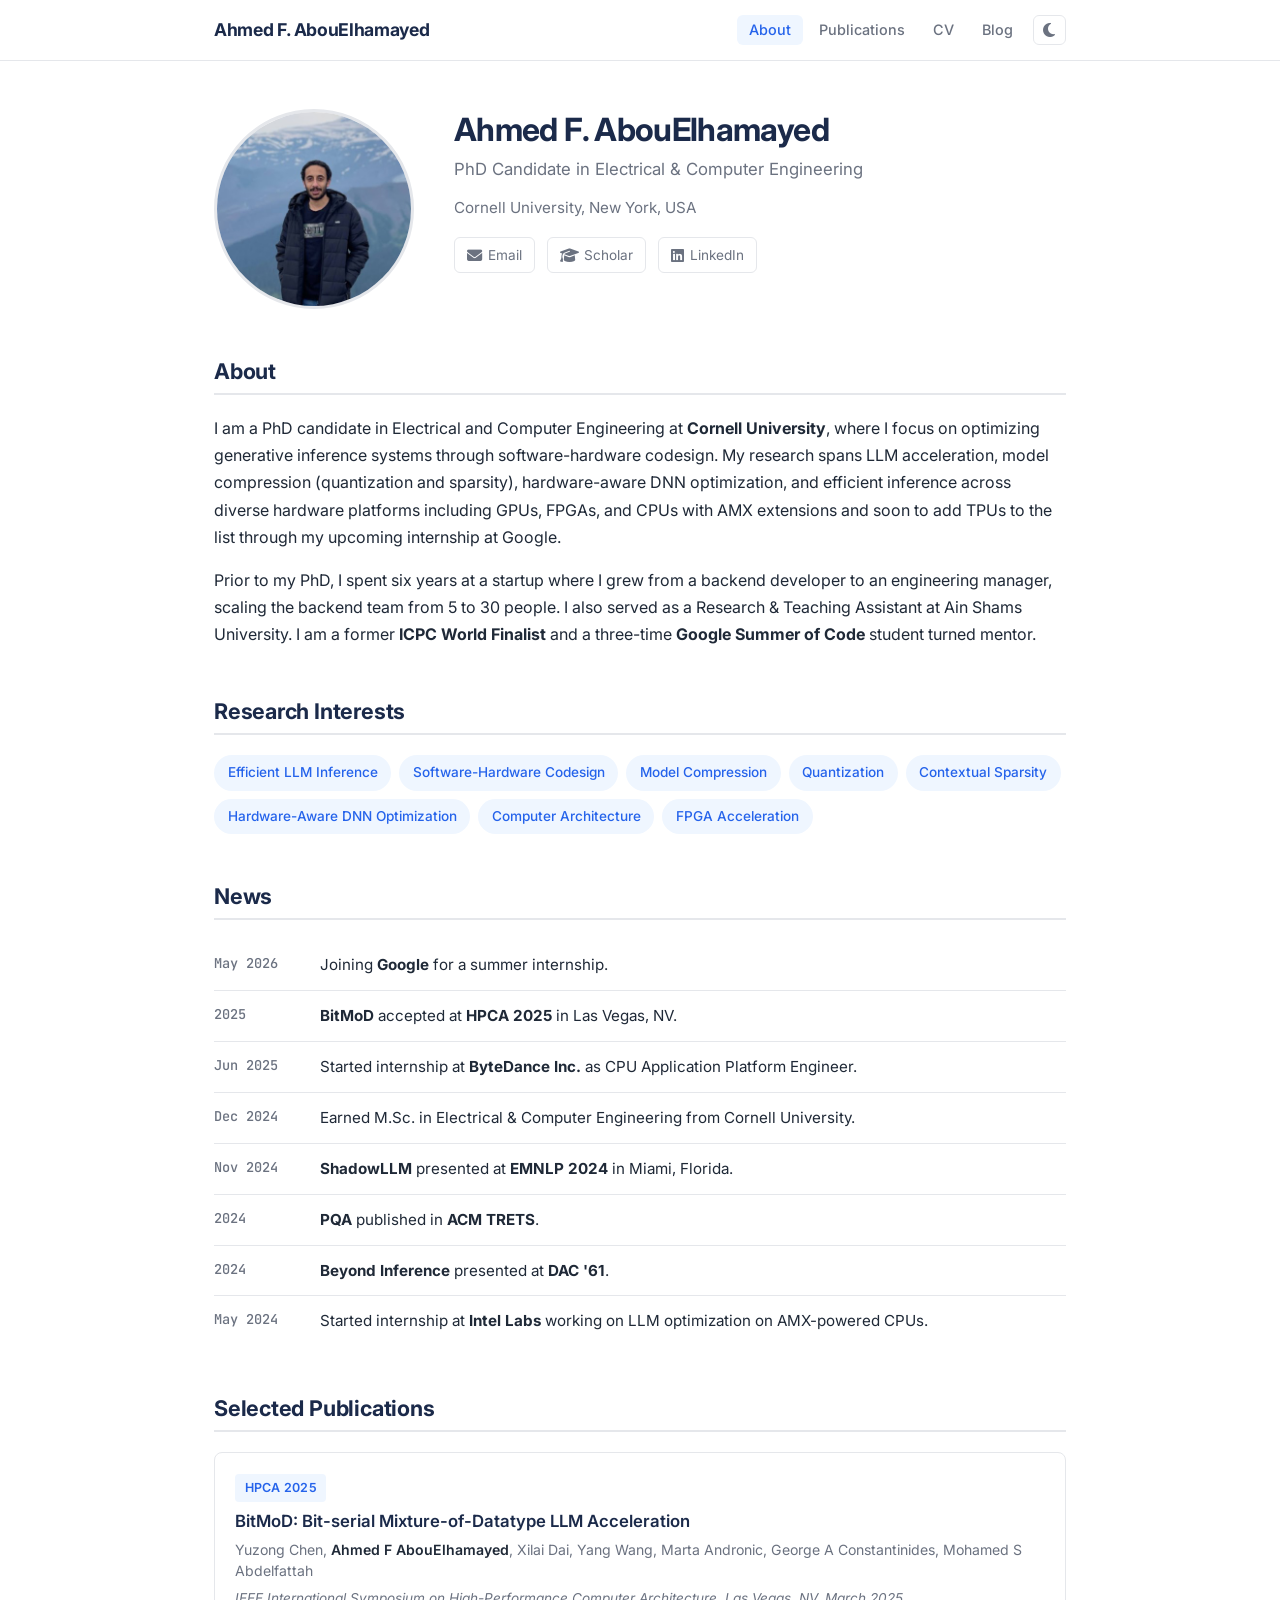
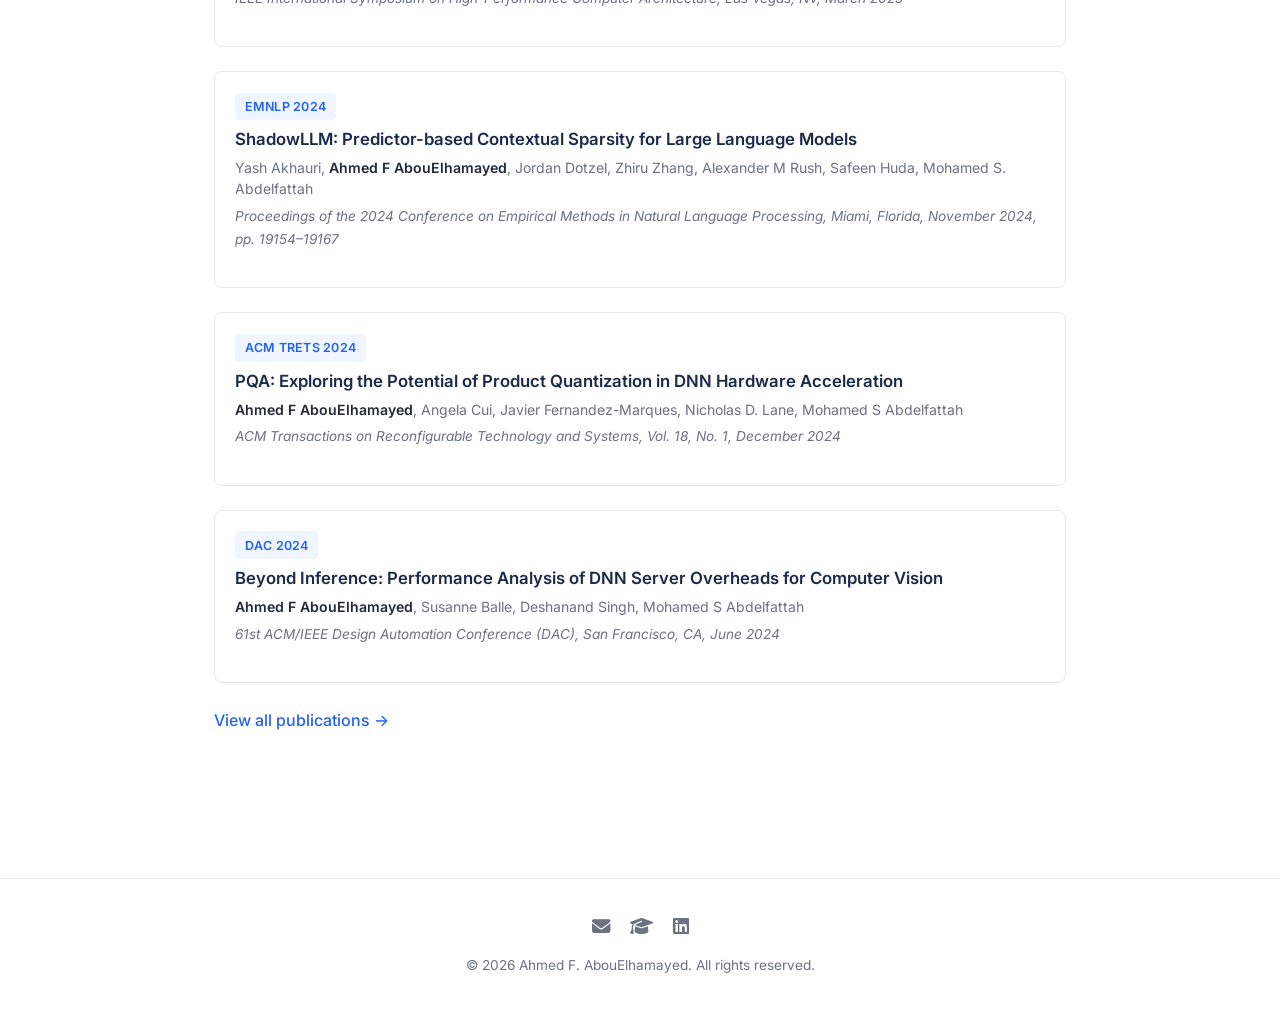
<file: index.html>
<!DOCTYPE html>
<html lang="en">
<head>
  <meta charset="UTF-8">
  <meta name="viewport" content="width=device-width, initial-scale=1.0">
  <title>Ahmed F. AbouElhamayed</title>
  <meta name="description" content="Ahmed F. AbouElhamayed - PhD Candidate at Cornell University. Research in efficient generative inference systems through software-hardware codesign.">
  <meta name="author" content="Ahmed F. AbouElhamayed">

  <!-- Open Graph -->
  <meta property="og:title" content="Ahmed F. AbouElhamayed">
  <meta property="og:description" content="PhD Candidate at Cornell University. Research in efficient generative inference systems.">
  <meta property="og:type" content="website">

  <!-- Fonts -->
  <link rel="preconnect" href="https://fonts.googleapis.com">
  <link rel="preconnect" href="https://fonts.gstatic.com" crossorigin>
  <link href="https://fonts.googleapis.com/css2?family=Inter:wght@400;500;600;700&family=Source+Serif+4:ital,wght@0,400;0,600;1,400&family=JetBrains+Mono:wght@400;500&display=swap" rel="stylesheet">

  <!-- Font Awesome -->
  <link rel="stylesheet" href="https://cdnjs.cloudflare.com/ajax/libs/font-awesome/6.5.1/css/all.min.css">

  <!-- Stylesheet -->
  <link rel="stylesheet" href="css/style.css">
</head>
<body>

  <!-- Navigation -->
  <nav class="navbar">
    <div class="container">
      <a href="index.html" class="nav-brand">Ahmed F. AbouElhamayed</a>
      <div class="nav-right">
        <ul class="nav-links">
          <li><a href="index.html" class="active">About</a></li>
          <li><a href="publications.html">Publications</a></li>
          <li><a href="cv.html">CV</a></li>
          <li><a href="blog/index.html">Blog</a></li>
        </ul>
        <button class="theme-toggle" aria-label="Toggle dark mode"><i class="fas fa-moon"></i></button>
        <button class="hamburger" aria-label="Menu">
          <svg viewBox="0 0 24 24"><line x1="3" y1="6" x2="21" y2="6"/><line x1="3" y1="12" x2="21" y2="12"/><line x1="3" y1="18" x2="21" y2="18"/></svg>
        </button>
      </div>
    </div>
  </nav>

  <!-- Main Content -->
  <main class="page-content">
    <div class="container">

      <!-- Profile -->
      <section class="profile">
        <img src="pp.jpeg" alt="Ahmed F. AbouElhamayed" class="profile-photo">
        <div class="profile-info">
          <h1>Ahmed F. AbouElhamayed</h1>
          <p class="profile-title">PhD Candidate in Electrical &amp; Computer Engineering</p>
          <p class="profile-affiliation">Cornell University, New York, USA</p>
          <div class="profile-links">
            <a href="mailto:afa55@cornell.edu"><i class="fas fa-envelope"></i> Email</a>
            <a href="https://scholar.google.com/citations?user=tzaaYKMAAAAJ&hl=en" target="_blank" rel="noopener"><i class="fas fa-graduation-cap"></i> Scholar</a>
            <a href="https://www.linkedin.com/in/aabouelhamayed/" target="_blank" rel="noopener"><i class="fab fa-linkedin"></i> LinkedIn</a>
          </div>
        </div>
      </section>

      <!-- About -->
      <section class="section">
        <h2 class="section-title">About</h2>
        <p>
          I am a PhD candidate in Electrical and Computer Engineering at <strong>Cornell University</strong>,
          where I focus on optimizing generative inference systems through software-hardware codesign.
          My research spans LLM acceleration, model compression (quantization and sparsity),
          hardware-aware DNN optimization, and efficient inference across diverse hardware platforms
          including GPUs, FPGAs, and CPUs with AMX extensions and soon to add TPUs to the list through my upcoming internship at Google. 
        </p>
        <p>
          Prior to my PhD, I spent six years at a startup where I grew from a backend developer
          to an engineering manager, scaling the backend team from 5 to 30 people.
          I also served as a Research &amp; Teaching Assistant at Ain Shams University.
          I am a former <strong>ICPC World Finalist</strong> and a three-time <strong>Google Summer of Code</strong>
          student turned mentor.
        </p>
      </section>

      <!-- Research Interests -->
      <section class="section">
        <h2 class="section-title">Research Interests</h2>
        <div class="interests-grid">
          <span class="interest-tag">Efficient LLM Inference</span>
          <span class="interest-tag">Software-Hardware Codesign</span>
          <span class="interest-tag">Model Compression</span>
          <span class="interest-tag">Quantization</span>
          <span class="interest-tag">Contextual Sparsity</span>
          <span class="interest-tag">Hardware-Aware DNN Optimization</span>
          <span class="interest-tag">Computer Architecture</span>
          <span class="interest-tag">FPGA Acceleration</span>
        </div>
      </section>

      <!-- News -->
      <section class="section">
        <h2 class="section-title">News</h2>
        <ul class="news-list">
          <li class="news-item">
            <span class="news-date">May 2026</span>
            <span>Joining <strong>Google</strong> for a summer internship.</span>
          </li>
          <li class="news-item">
            <span class="news-date">2025</span>
            <span><strong>BitMoD</strong> accepted at <strong>HPCA 2025</strong> in Las Vegas, NV.</span>
          </li>
          <li class="news-item">
            <span class="news-date">Jun 2025</span>
            <span>Started internship at <strong>ByteDance Inc.</strong> as CPU Application Platform Engineer.</span>
          </li>
          <li class="news-item">
            <span class="news-date">Dec 2024</span>
            <span>Earned M.Sc. in Electrical &amp; Computer Engineering from Cornell University.</span>
          </li>
          <li class="news-item">
            <span class="news-date">Nov 2024</span>
            <span><strong>ShadowLLM</strong> presented at <strong>EMNLP 2024</strong> in Miami, Florida.</span>
          </li>
          <li class="news-item">
            <span class="news-date">2024</span>
            <span><strong>PQA</strong> published in <strong>ACM TRETS</strong>.</span>
          </li>
          <li class="news-item">
            <span class="news-date">2024</span>
            <span><strong>Beyond Inference</strong> presented at <strong>DAC '61</strong>.</span>
          </li>
          <li class="news-item">
            <span class="news-date">May 2024</span>
            <span>Started internship at <strong>Intel Labs</strong> working on LLM optimization on AMX-powered CPUs.</span>
          </li>
        </ul>
      </section>

      <!-- Selected Publications -->
      <section class="section">
        <h2 class="section-title">Selected Publications</h2>
        <div class="pub-list">

          <div class="pub-item">
            <span class="pub-venue">HPCA 2025</span>
            <h3 class="pub-title">BitMoD: Bit-serial Mixture-of-Datatype LLM Acceleration</h3>
            <p class="pub-authors">Yuzong Chen, <span class="me">Ahmed F AbouElhamayed</span>, Xilai Dai, Yang Wang, Marta Andronic, George A Constantinides, Mohamed S Abdelfattah</p>
            <p class="pub-details">IEEE International Symposium on High-Performance Computer Architecture, Las Vegas, NV, March 2025</p>
          </div>

          <div class="pub-item">
            <span class="pub-venue">EMNLP 2024</span>
            <h3 class="pub-title">ShadowLLM: Predictor-based Contextual Sparsity for Large Language Models</h3>
            <p class="pub-authors">Yash Akhauri, <span class="me">Ahmed F AbouElhamayed</span>, Jordan Dotzel, Zhiru Zhang, Alexander M Rush, Safeen Huda, Mohamed S. Abdelfattah</p>
            <p class="pub-details">Proceedings of the 2024 Conference on Empirical Methods in Natural Language Processing, Miami, Florida, November 2024, pp. 19154&ndash;19167</p>
          </div>

          <div class="pub-item">
            <span class="pub-venue">ACM TRETS 2024</span>
            <h3 class="pub-title">PQA: Exploring the Potential of Product Quantization in DNN Hardware Acceleration</h3>
            <p class="pub-authors"><span class="me">Ahmed F AbouElhamayed</span>, Angela Cui, Javier Fernandez-Marques, Nicholas D. Lane, Mohamed S Abdelfattah</p>
            <p class="pub-details">ACM Transactions on Reconfigurable Technology and Systems, Vol. 18, No. 1, December 2024</p>
          </div>

          <div class="pub-item">
            <span class="pub-venue">DAC 2024</span>
            <h3 class="pub-title">Beyond Inference: Performance Analysis of DNN Server Overheads for Computer Vision</h3>
            <p class="pub-authors"><span class="me">Ahmed F AbouElhamayed</span>, Susanne Balle, Deshanand Singh, Mohamed S Abdelfattah</p>
            <p class="pub-details">61st ACM/IEEE Design Automation Conference (DAC), San Francisco, CA, June 2024</p>
          </div>

        </div>
        <p style="margin-top: 1.5rem;">
          <a href="publications.html" style="font-weight:500;">View all publications &rarr;</a>
        </p>
      </section>

    </div>
  </main>

  <!-- Footer -->
  <footer class="footer">
    <div class="container">
      <div class="footer-links">
        <a href="mailto:afa55@cornell.edu" aria-label="Email"><i class="fas fa-envelope"></i></a>
        <a href="https://scholar.google.com/citations?user=tzaaYKMAAAAJ&hl=en" target="_blank" rel="noopener" aria-label="Google Scholar"><i class="fas fa-graduation-cap"></i></a>
        <a href="https://www.linkedin.com/in/aabouelhamayed/" target="_blank" rel="noopener" aria-label="LinkedIn"><i class="fab fa-linkedin"></i></a>
      </div>
      <p>&copy; 2026 Ahmed F. AbouElhamayed. All rights reserved.</p>
    </div>
  </footer>

  <script src="js/main.js"></script>
</body>
</html>
</file>
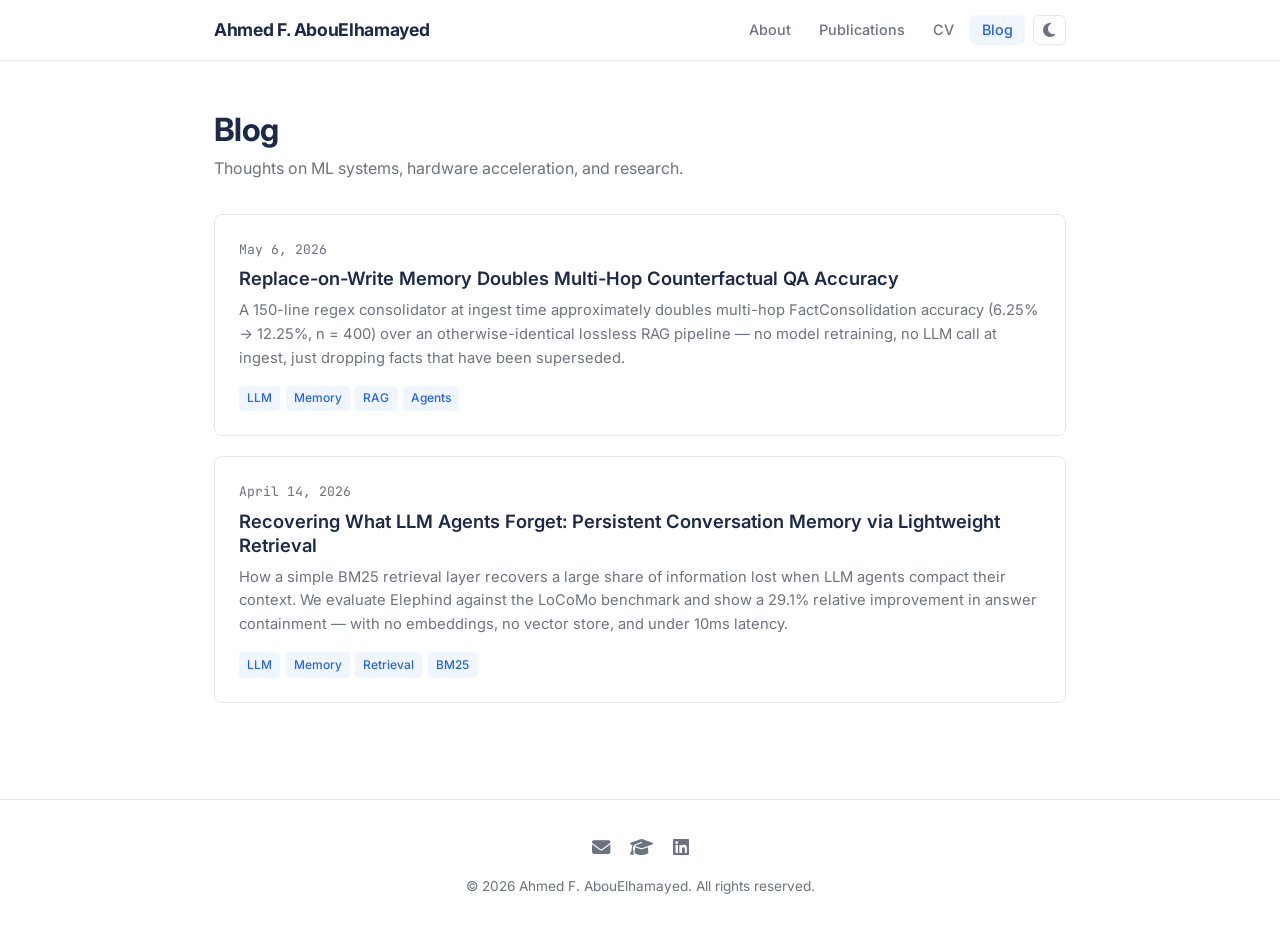
<file: blog/index.html>
<!DOCTYPE html>
<html lang="en">
<head>
  <meta charset="UTF-8">
  <meta name="viewport" content="width=device-width, initial-scale=1.0">
  <title>Blog - Ahmed F. AbouElhamayed</title>
  <meta name="description" content="Blog posts by Ahmed F. AbouElhamayed on LLM inference, hardware acceleration, and machine learning systems.">

  <link rel="preconnect" href="https://fonts.googleapis.com">
  <link rel="preconnect" href="https://fonts.gstatic.com" crossorigin>
  <link href="https://fonts.googleapis.com/css2?family=Inter:wght@400;500;600;700&family=Source+Serif+4:ital,wght@0,400;0,600;1,400&family=JetBrains+Mono:wght@400;500&display=swap" rel="stylesheet">
  <link rel="stylesheet" href="https://cdnjs.cloudflare.com/ajax/libs/font-awesome/6.5.1/css/all.min.css">
  <link rel="stylesheet" href="../css/style.css">
</head>
<body>

  <nav class="navbar">
    <div class="container">
      <a href="../index.html" class="nav-brand">Ahmed F. AbouElhamayed</a>
      <div class="nav-right">
        <ul class="nav-links">
          <li><a href="../index.html">About</a></li>
          <li><a href="../publications.html">Publications</a></li>
          <li><a href="../cv.html">CV</a></li>
          <li><a href="index.html" class="active">Blog</a></li>
        </ul>
        <button class="theme-toggle" aria-label="Toggle dark mode"><i class="fas fa-moon"></i></button>
        <button class="hamburger" aria-label="Menu">
          <svg viewBox="0 0 24 24"><line x1="3" y1="6" x2="21" y2="6"/><line x1="3" y1="12" x2="21" y2="12"/><line x1="3" y1="18" x2="21" y2="18"/></svg>
        </button>
      </div>
    </div>
  </nav>

  <main class="page-content">
    <div class="container">

      <div class="page-header">
        <h1>Blog</h1>
        <p>Thoughts on ML systems, hardware acceleration, and research.</p>
      </div>

      <!-- Blog Posts List -->
      <!-- To add a new post: copy blog/_template.html, rename it, fill in content, then add a card here -->
      <div class="blog-list" id="blog-posts">

        <article class="blog-card">
          <div class="blog-card-date">May 6, 2026</div>
          <h2 class="blog-card-title"><a href="replace_on_write_rag.html">Replace-on-Write Memory Doubles Multi-Hop Counterfactual QA Accuracy</a></h2>
          <p class="blog-card-excerpt">A 150-line regex consolidator at ingest time approximately doubles multi-hop FactConsolidation accuracy (6.25% &rarr; 12.25%, n = 400) over an otherwise-identical lossless RAG pipeline &mdash; no model retraining, no LLM call at ingest, just dropping facts that have been superseded.</p>
          <div class="blog-tags">
            <span class="blog-tag">LLM</span>
            <span class="blog-tag">Memory</span>
            <span class="blog-tag">RAG</span>
            <span class="blog-tag">Agents</span>
          </div>
        </article>

        <article class="blog-card">
          <div class="blog-card-date">April 14, 2026</div>
          <h2 class="blog-card-title"><a href="elephind.html">Recovering What LLM Agents Forget: Persistent Conversation Memory via Lightweight Retrieval</a></h2>
          <p class="blog-card-excerpt">How a simple BM25 retrieval layer recovers a large share of information lost when LLM agents compact their context. We evaluate Elephind against the LoCoMo benchmark and show a 29.1% relative improvement in answer containment &mdash; with no embeddings, no vector store, and under 10ms latency.</p>
          <div class="blog-tags">
            <span class="blog-tag">LLM</span>
            <span class="blog-tag">Memory</span>
            <span class="blog-tag">Retrieval</span>
            <span class="blog-tag">BM25</span>
          </div>
        </article>

      </div>

      <!-- Empty State -->
      <div class="empty-state" id="blog-empty">
        <i class="fas fa-pen-fancy"></i>
        <h3>Coming Soon</h3>
        <p>Blog posts are on the way. Stay tuned for thoughts on ML systems, hardware acceleration, and efficient inference.</p>
      </div>

    </div>
  </main>

  <footer class="footer">
    <div class="container">
      <div class="footer-links">
        <a href="mailto:afa55@cornell.edu" aria-label="Email"><i class="fas fa-envelope"></i></a>
        <a href="https://scholar.google.com/citations?user=tzaaYKMAAAAJ&hl=en" target="_blank" rel="noopener" aria-label="Google Scholar"><i class="fas fa-graduation-cap"></i></a>
        <a href="https://www.linkedin.com/in/aabouelhamayed/" target="_blank" rel="noopener" aria-label="LinkedIn"><i class="fab fa-linkedin"></i></a>
      </div>
      <p>&copy; 2026 Ahmed F. AbouElhamayed. All rights reserved.</p>
    </div>
  </footer>

  <script src="../js/main.js"></script>
  <script>
    // Hide empty state if there are actual blog post cards
    (function() {
      var posts = document.getElementById('blog-posts');
      var empty = document.getElementById('blog-empty');
      var cards = posts ? posts.querySelectorAll('.blog-card') : [];
      if (cards.length > 0) {
        empty.style.display = 'none';
      } else {
        posts.style.display = 'none';
      }
    })();
  </script>
</body>
</html>
</file>
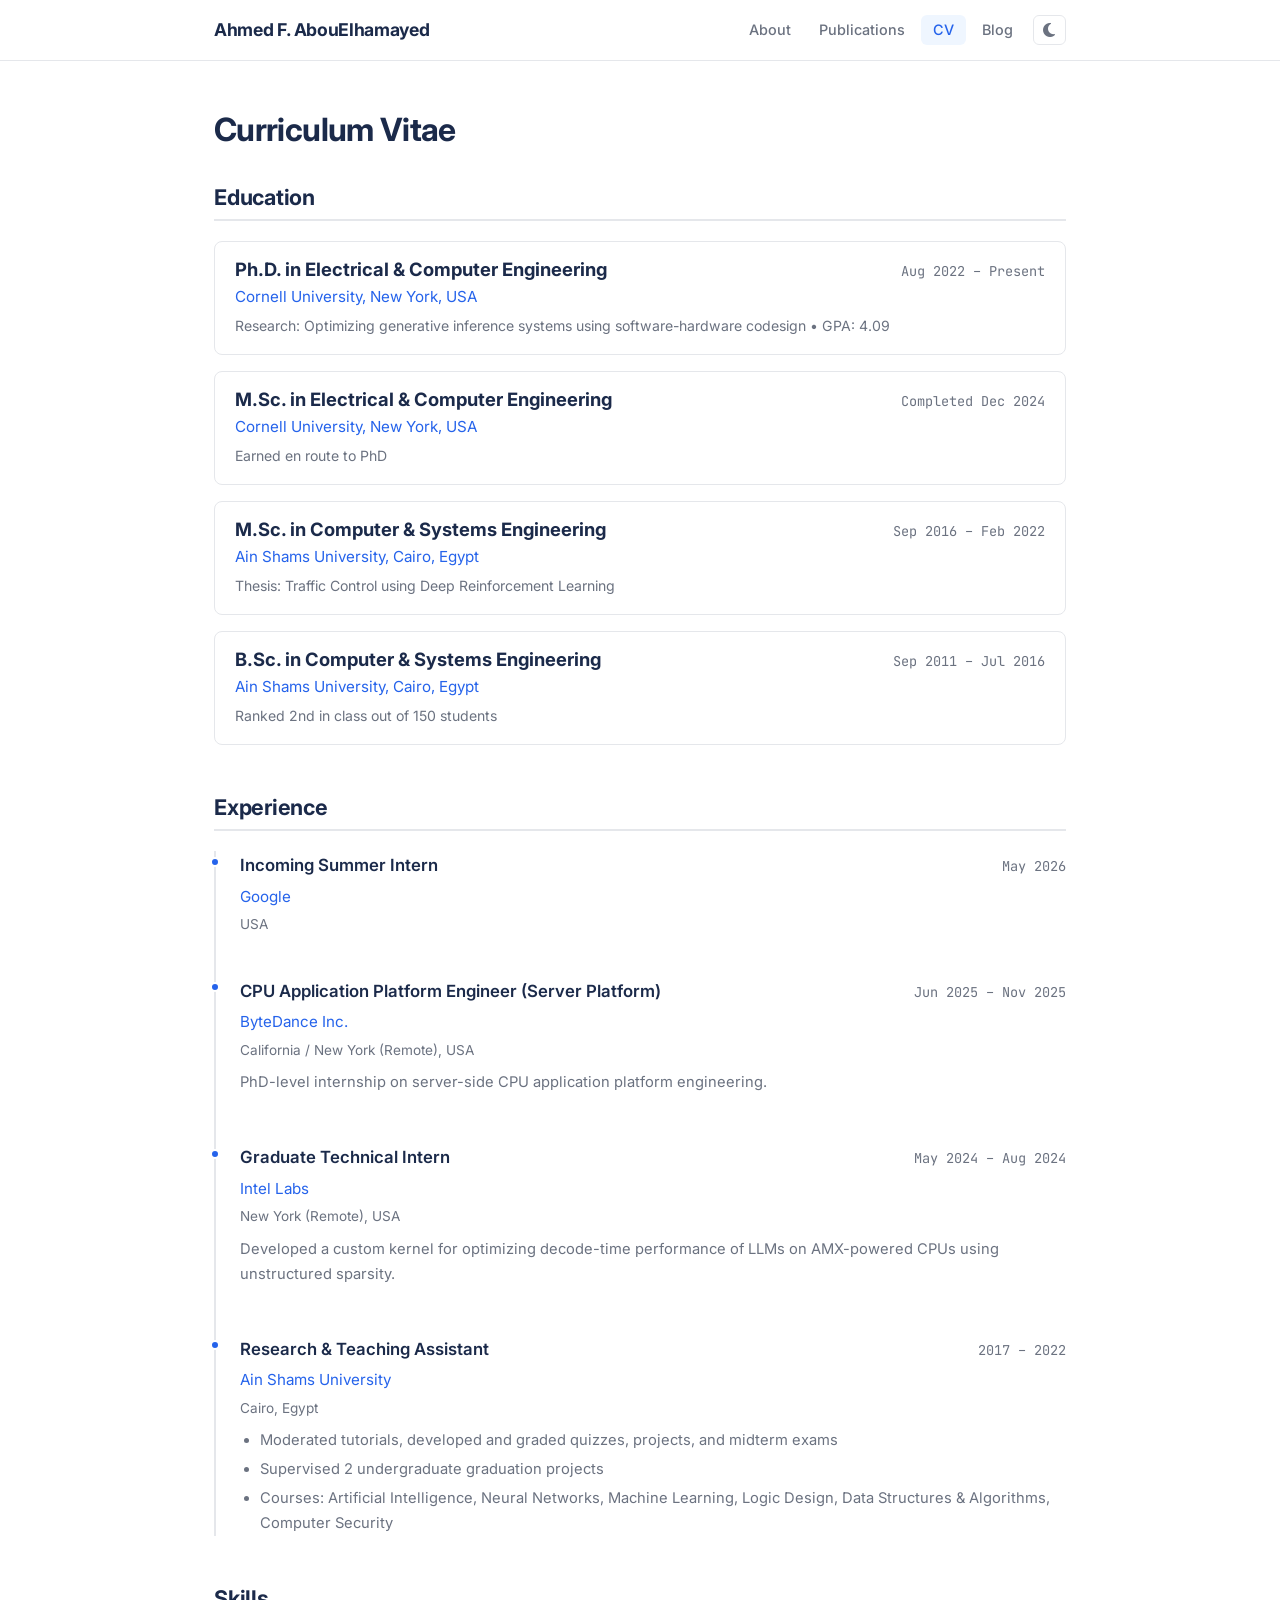
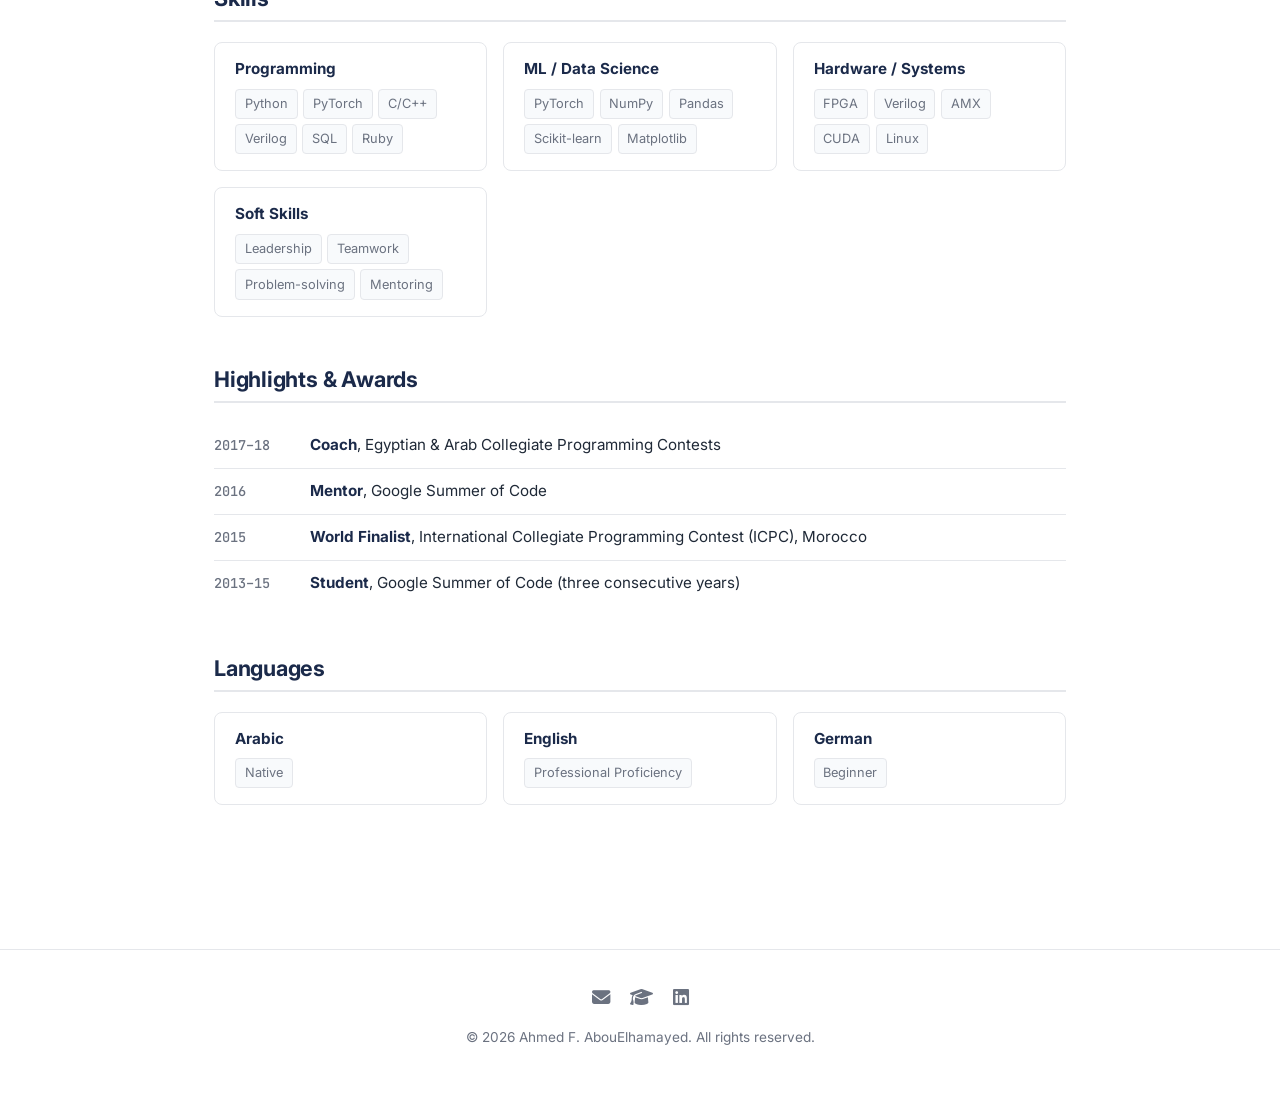
<file: cv.html>
<!DOCTYPE html>
<html lang="en">
<head>
  <meta charset="UTF-8">
  <meta name="viewport" content="width=device-width, initial-scale=1.0">
  <title>CV - Ahmed F. AbouElhamayed</title>
  <meta name="description" content="Curriculum Vitae of Ahmed F. AbouElhamayed - PhD Candidate at Cornell University.">

  <link rel="preconnect" href="https://fonts.googleapis.com">
  <link rel="preconnect" href="https://fonts.gstatic.com" crossorigin>
  <link href="https://fonts.googleapis.com/css2?family=Inter:wght@400;500;600;700&family=Source+Serif+4:ital,wght@0,400;0,600;1,400&family=JetBrains+Mono:wght@400;500&display=swap" rel="stylesheet">
  <link rel="stylesheet" href="https://cdnjs.cloudflare.com/ajax/libs/font-awesome/6.5.1/css/all.min.css">
  <link rel="stylesheet" href="css/style.css">
</head>
<body>

  <nav class="navbar">
    <div class="container">
      <a href="index.html" class="nav-brand">Ahmed F. AbouElhamayed</a>
      <div class="nav-right">
        <ul class="nav-links">
          <li><a href="index.html">About</a></li>
          <li><a href="publications.html">Publications</a></li>
          <li><a href="cv.html" class="active">CV</a></li>
          <li><a href="blog/index.html">Blog</a></li>
        </ul>
        <button class="theme-toggle" aria-label="Toggle dark mode"><i class="fas fa-moon"></i></button>
        <button class="hamburger" aria-label="Menu">
          <svg viewBox="0 0 24 24"><line x1="3" y1="6" x2="21" y2="6"/><line x1="3" y1="12" x2="21" y2="12"/><line x1="3" y1="18" x2="21" y2="18"/></svg>
        </button>
      </div>
    </div>
  </nav>

  <main class="page-content">
    <div class="container">

      <div class="page-header">
        <h1>Curriculum Vitae</h1>
      </div>

      <!-- Download Button -->
      <!-- Uncomment the line below and add your PDF to enable the download button -->
      <!-- <a href="assets/Ahmed_AbouElhamayed_CV.pdf" class="cv-download" download><i class="fas fa-download"></i> Download PDF</a> -->

      <!-- Education -->
      <section class="section">
        <h2 class="section-title">Education</h2>

        <div class="edu-item">
          <div class="edu-info">
            <h3>Ph.D. in Electrical &amp; Computer Engineering</h3>
            <div class="edu-school">Cornell University, New York, USA</div>
            <div class="edu-details">Research: Optimizing generative inference systems using software-hardware codesign &bull; GPA: 4.09</div>
          </div>
          <div class="edu-date">Aug 2022 &ndash; Present</div>
        </div>

        <div class="edu-item">
          <div class="edu-info">
            <h3>M.Sc. in Electrical &amp; Computer Engineering</h3>
            <div class="edu-school">Cornell University, New York, USA</div>
            <div class="edu-details">Earned en route to PhD</div>
          </div>
          <div class="edu-date">Completed Dec 2024</div>
        </div>

        <div class="edu-item">
          <div class="edu-info">
            <h3>M.Sc. in Computer &amp; Systems Engineering</h3>
            <div class="edu-school">Ain Shams University, Cairo, Egypt</div>
            <div class="edu-details">Thesis: Traffic Control using Deep Reinforcement Learning</div>
          </div>
          <div class="edu-date">Sep 2016 &ndash; Feb 2022</div>
        </div>

        <div class="edu-item">
          <div class="edu-info">
            <h3>B.Sc. in Computer &amp; Systems Engineering</h3>
            <div class="edu-school">Ain Shams University, Cairo, Egypt</div>
            <div class="edu-details">Ranked 2nd in class out of 150 students</div>
          </div>
          <div class="edu-date">Sep 2011 &ndash; Jul 2016</div>
        </div>
      </section>

      <!-- Experience -->
      <section class="section">
        <h2 class="section-title">Experience</h2>
        <div class="timeline">

          <div class="timeline-item">
            <div class="timeline-header">
              <span class="timeline-role">Incoming Summer Intern</span>
              <span class="timeline-date">May 2026</span>
            </div>
            <div class="timeline-company">Google</div>
            <div class="timeline-location">USA</div>
            <div class="timeline-desc">
            </div>
          </div>

          <div class="timeline-item">
            <div class="timeline-header">
              <span class="timeline-role">CPU Application Platform Engineer (Server Platform)</span>
              <span class="timeline-date">Jun 2025 &ndash; Nov 2025</span>
            </div>
            <div class="timeline-company">ByteDance Inc.</div>
            <div class="timeline-location">California / New York (Remote), USA</div>
            <div class="timeline-desc">
              <p>PhD-level internship on server-side CPU application platform engineering.</p>
            </div>
          </div>

          <div class="timeline-item">
            <div class="timeline-header">
              <span class="timeline-role">Graduate Technical Intern</span>
              <span class="timeline-date">May 2024 &ndash; Aug 2024</span>
            </div>
            <div class="timeline-company">Intel Labs</div>
            <div class="timeline-location">New York (Remote), USA</div>
            <div class="timeline-desc">
              <p>Developed a custom kernel for optimizing decode-time performance of LLMs on AMX-powered CPUs using unstructured sparsity.</p>
            </div>
          </div>

          <div class="timeline-item">
            <div class="timeline-header">
              <span class="timeline-role">Research &amp; Teaching Assistant</span>
              <span class="timeline-date">2017 &ndash; 2022</span>
            </div>
            <div class="timeline-company">Ain Shams University</div>
            <div class="timeline-location">Cairo, Egypt</div>
            <div class="timeline-desc">
              <ul>
                <li>Moderated tutorials, developed and graded quizzes, projects, and midterm exams</li>
                <li>Supervised 2 undergraduate graduation projects</li>
                <li>Courses: Artificial Intelligence, Neural Networks, Machine Learning, Logic Design, Data Structures &amp; Algorithms, Computer Security</li>
              </ul>
            </div>
          </div>

          <!--
          <div class="timeline-item">
            <div class="timeline-header">
              <span class="timeline-role">Backend Manager / Team Lead / Developer</span>
              <span class="timeline-date">2016 &ndash; 2022</span>
            </div>
            <div class="timeline-company">Instabug</div>
            <div class="timeline-location">Cairo, Egypt</div>
            <div class="timeline-desc">
              <ul>
                <li>Scaled the backend team from 5 to 20 full-timers and 10 interns</li>
                <li>Led development of new products (APM) and features (Surveys, Crash Reporting)</li>
                <li>Handled on-call shifts and incident resolution</li>
                <li>Progressed from Backend Developer to Team Lead to Manager</li>
              </ul>
            </div>
          </div>
          -->

        </div>
      </section>

      <!-- Skills -->
      <section class="section">
        <h2 class="section-title">Skills</h2>
        <div class="skills-grid">
          <div class="skill-category">
            <h3>Programming</h3>
            <div class="skill-tags">
              <span class="skill-tag">Python</span>
              <span class="skill-tag">PyTorch</span>
              <span class="skill-tag">C/C++</span>
              <span class="skill-tag">Verilog</span>
              <span class="skill-tag">SQL</span>
              <span class="skill-tag">Ruby</span>
            </div>
          </div>
          <div class="skill-category">
            <h3>ML / Data Science</h3>
            <div class="skill-tags">
              <span class="skill-tag">PyTorch</span>
              <span class="skill-tag">NumPy</span>
              <span class="skill-tag">Pandas</span>
              <span class="skill-tag">Scikit-learn</span>
              <span class="skill-tag">Matplotlib</span>
            </div>
          </div>
          <div class="skill-category">
            <h3>Hardware / Systems</h3>
            <div class="skill-tags">
              <span class="skill-tag">FPGA</span>
              <span class="skill-tag">Verilog</span>
              <span class="skill-tag">AMX</span>
              <span class="skill-tag">CUDA</span>
              <span class="skill-tag">Linux</span>
            </div>
          </div>
          <div class="skill-category">
            <h3>Soft Skills</h3>
            <div class="skill-tags">
              <span class="skill-tag">Leadership</span>
              <span class="skill-tag">Teamwork</span>
              <span class="skill-tag">Problem-solving</span>
              <span class="skill-tag">Mentoring</span>
            </div>
          </div>
        </div>
      </section>

      <!-- Achievements -->
      <section class="section">
        <h2 class="section-title">Highlights &amp; Awards</h2>
        <ul class="achievement-list">
          <li class="achievement-item">
            <span class="achievement-year">2017&ndash;18</span>
            <span class="achievement-text"><strong>Coach</strong>, Egyptian &amp; Arab Collegiate Programming Contests</span>
          </li>
          <li class="achievement-item">
            <span class="achievement-year">2016</span>
            <span class="achievement-text"><strong>Mentor</strong>, Google Summer of Code</span>
          </li>
          <li class="achievement-item">
            <span class="achievement-year">2015</span>
            <span class="achievement-text"><strong>World Finalist</strong>, International Collegiate Programming Contest (ICPC), Morocco</span>
          </li>
          <li class="achievement-item">
            <span class="achievement-year">2013&ndash;15</span>
            <span class="achievement-text"><strong>Student</strong>, Google Summer of Code (three consecutive years)</span>
          </li>
        </ul>
      </section>

      <!-- Languages -->
      <section class="section">
        <h2 class="section-title">Languages</h2>
        <div class="skills-grid">
          <div class="skill-category">
            <h3>Arabic</h3>
            <div class="skill-tags"><span class="skill-tag">Native</span></div>
          </div>
          <div class="skill-category">
            <h3>English</h3>
            <div class="skill-tags"><span class="skill-tag">Professional Proficiency</span></div>
          </div>
          <div class="skill-category">
            <h3>German</h3>
            <div class="skill-tags"><span class="skill-tag">Beginner</span></div>
          </div>
        </div>
      </section>

    </div>
  </main>

  <footer class="footer">
    <div class="container">
      <div class="footer-links">
        <a href="mailto:afa55@cornell.edu" aria-label="Email"><i class="fas fa-envelope"></i></a>
        <a href="https://scholar.google.com/citations?user=tzaaYKMAAAAJ&hl=en" target="_blank" rel="noopener" aria-label="Google Scholar"><i class="fas fa-graduation-cap"></i></a>
        <a href="https://www.linkedin.com/in/aabouelhamayed/" target="_blank" rel="noopener" aria-label="LinkedIn"><i class="fab fa-linkedin"></i></a>
      </div>
      <p>&copy; 2026 Ahmed F. AbouElhamayed. All rights reserved.</p>
    </div>
  </footer>

  <script src="js/main.js"></script>
</body>
</html>
</file>
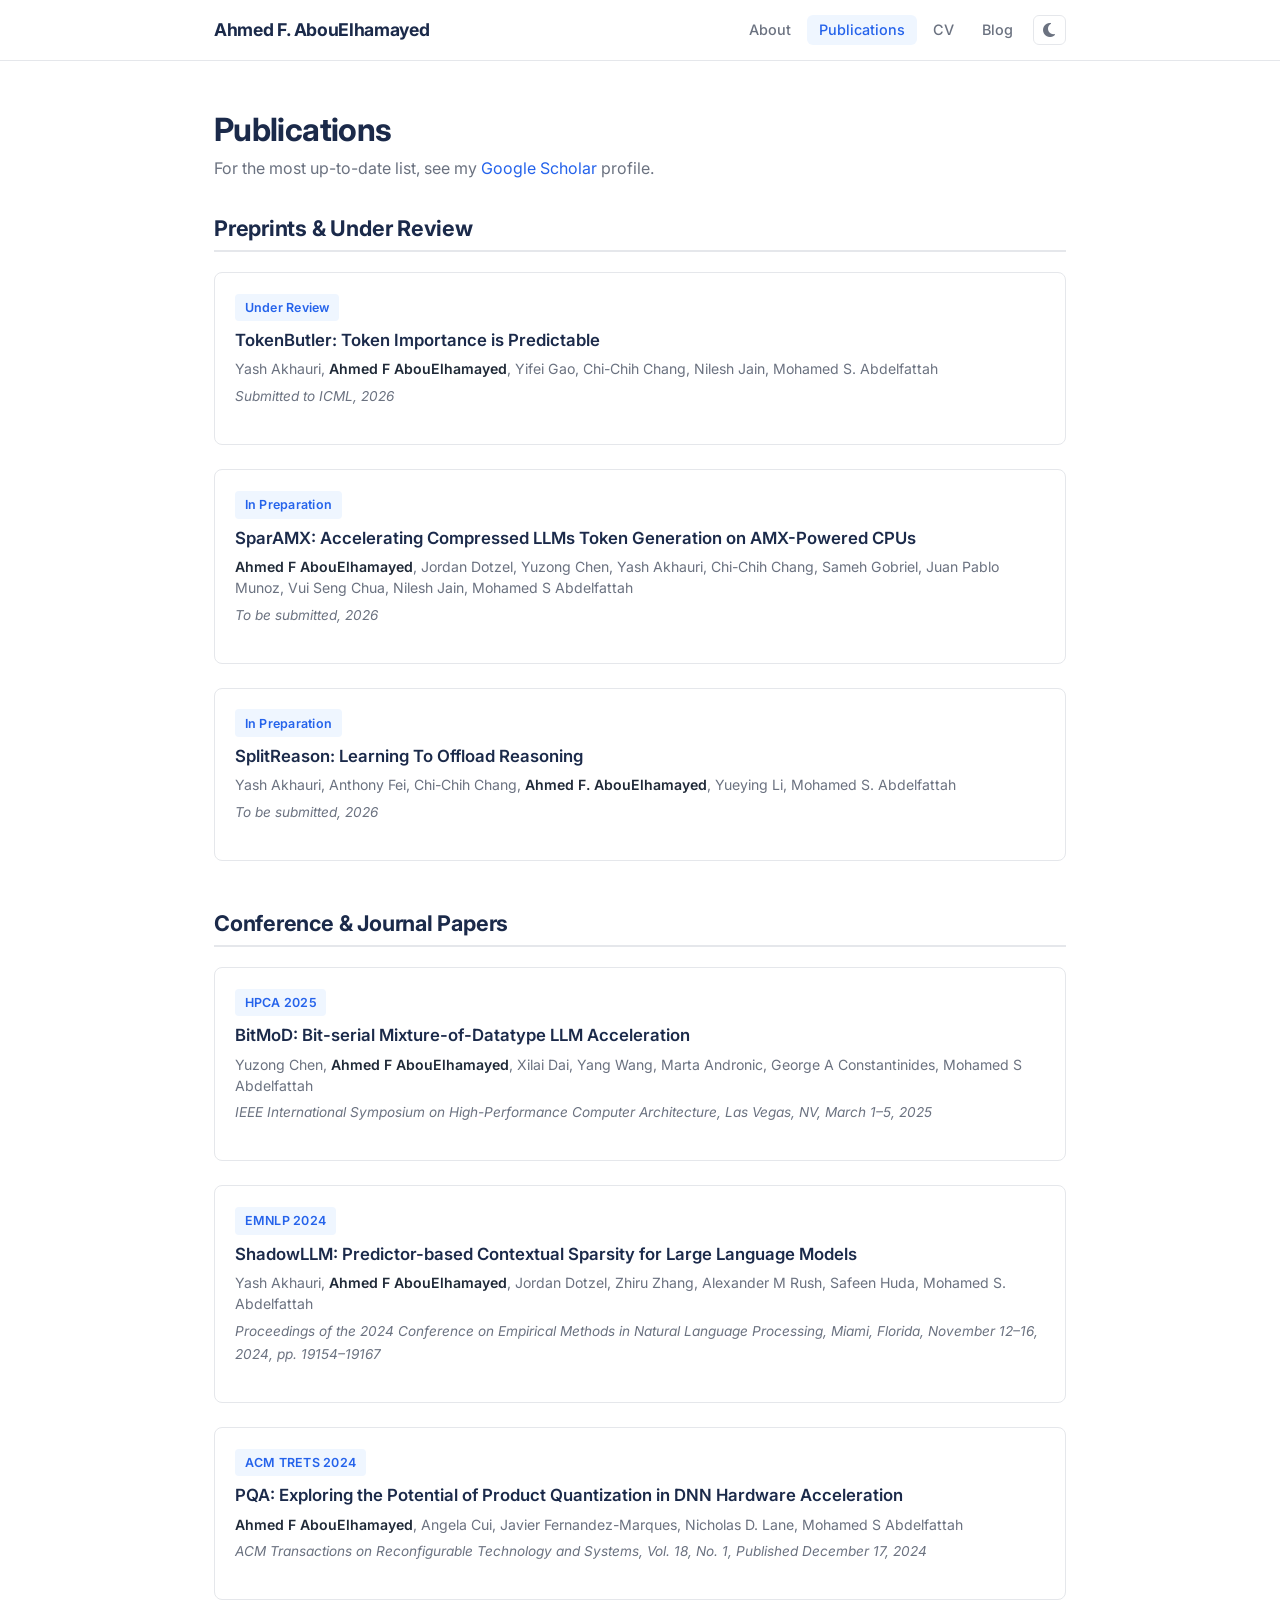
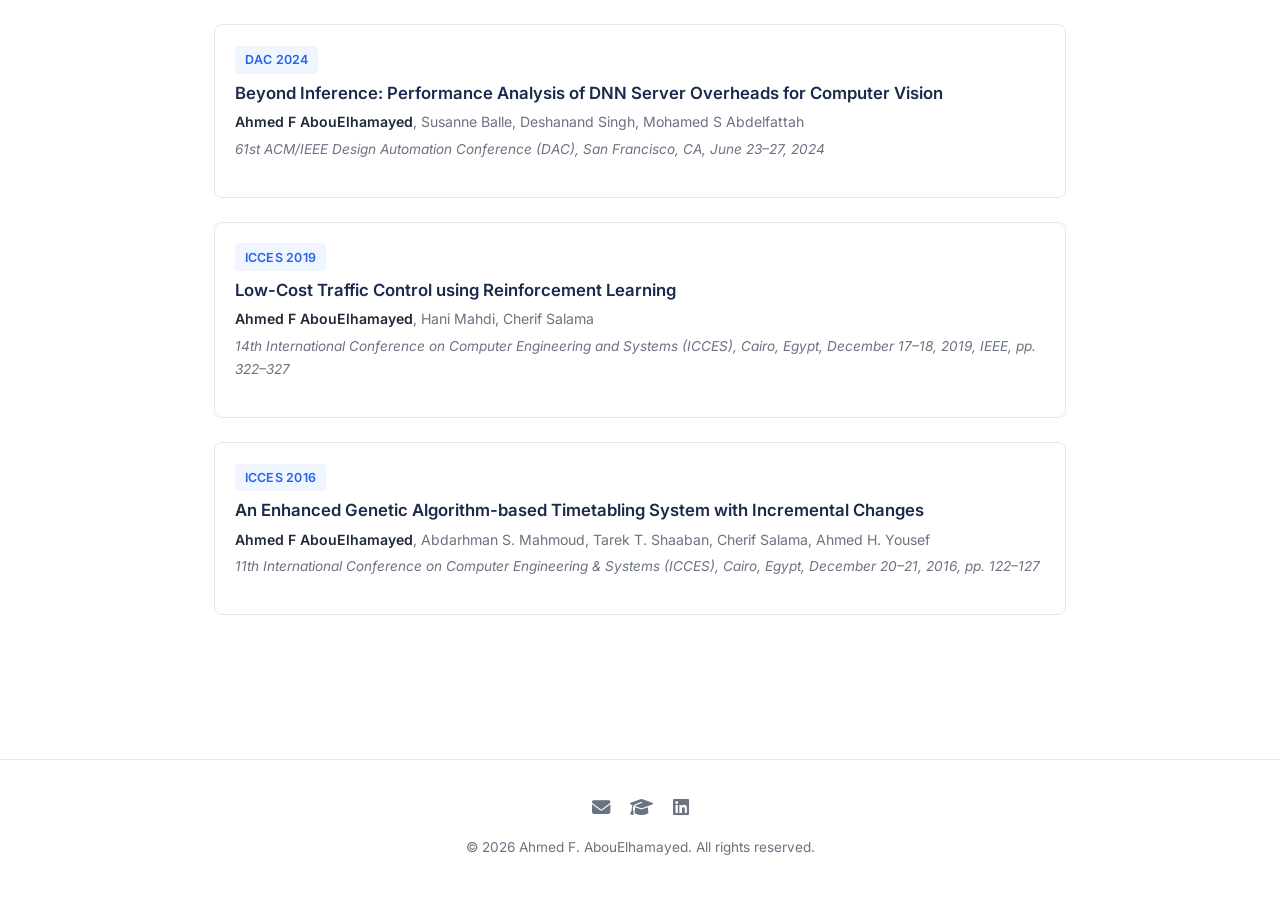
<file: publications.html>
<!DOCTYPE html>
<html lang="en">
<head>
  <meta charset="UTF-8">
  <meta name="viewport" content="width=device-width, initial-scale=1.0">
  <title>Publications - Ahmed F. AbouElhamayed</title>
  <meta name="description" content="Publications by Ahmed F. AbouElhamayed - research in efficient LLM inference, hardware acceleration, and model compression.">

  <link rel="preconnect" href="https://fonts.googleapis.com">
  <link rel="preconnect" href="https://fonts.gstatic.com" crossorigin>
  <link href="https://fonts.googleapis.com/css2?family=Inter:wght@400;500;600;700&family=Source+Serif+4:ital,wght@0,400;0,600;1,400&family=JetBrains+Mono:wght@400;500&display=swap" rel="stylesheet">
  <link rel="stylesheet" href="https://cdnjs.cloudflare.com/ajax/libs/font-awesome/6.5.1/css/all.min.css">
  <link rel="stylesheet" href="css/style.css">
</head>
<body>

  <nav class="navbar">
    <div class="container">
      <a href="index.html" class="nav-brand">Ahmed F. AbouElhamayed</a>
      <div class="nav-right">
        <ul class="nav-links">
          <li><a href="index.html">About</a></li>
          <li><a href="publications.html" class="active">Publications</a></li>
          <li><a href="cv.html">CV</a></li>
          <li><a href="blog/index.html">Blog</a></li>
        </ul>
        <button class="theme-toggle" aria-label="Toggle dark mode"><i class="fas fa-moon"></i></button>
        <button class="hamburger" aria-label="Menu">
          <svg viewBox="0 0 24 24"><line x1="3" y1="6" x2="21" y2="6"/><line x1="3" y1="12" x2="21" y2="12"/><line x1="3" y1="18" x2="21" y2="18"/></svg>
        </button>
      </div>
    </div>
  </nav>

  <main class="page-content">
    <div class="container">

      <div class="page-header">
        <h1>Publications</h1>
        <p>For the most up-to-date list, see my <a href="https://scholar.google.com/citations?user=tzaaYKMAAAAJ&hl=en" target="_blank" rel="noopener">Google Scholar</a> profile.</p>
      </div>

      <!-- Preprints / Under Review -->
      <section class="section">
        <h2 class="section-title">Preprints &amp; Under Review</h2>
        <div class="pub-list">

          <div class="pub-item">
            <span class="pub-venue">Under Review</span>
            <h3 class="pub-title">TokenButler: Token Importance is Predictable</h3>
            <p class="pub-authors">Yash Akhauri, <span class="me">Ahmed F AbouElhamayed</span>, Yifei Gao, Chi-Chih Chang, Nilesh Jain, Mohamed S. Abdelfattah</p>
            <p class="pub-details">Submitted to ICML, 2026</p>
          </div>

          <div class="pub-item">
            <span class="pub-venue">In Preparation</span>
            <h3 class="pub-title">SparAMX: Accelerating Compressed LLMs Token Generation on AMX-Powered CPUs</h3>
            <p class="pub-authors"><span class="me">Ahmed F AbouElhamayed</span>, Jordan Dotzel, Yuzong Chen, Yash Akhauri, Chi-Chih Chang, Sameh Gobriel, Juan Pablo Munoz, Vui Seng Chua, Nilesh Jain, Mohamed S Abdelfattah</p>
            <p class="pub-details">To be submitted, 2026</p>
          </div>

          <div class="pub-item">
            <span class="pub-venue">In Preparation</span>
            <h3 class="pub-title">SplitReason: Learning To Offload Reasoning</h3>
            <p class="pub-authors">Yash Akhauri, Anthony Fei, Chi-Chih Chang, <span class="me">Ahmed F. AbouElhamayed</span>, Yueying Li, Mohamed S. Abdelfattah</p>
            <p class="pub-details">To be submitted, 2026</p>
          </div>

        </div>
      </section>

      <!-- Conference & Journal Papers -->
      <section class="section">
        <h2 class="section-title">Conference &amp; Journal Papers</h2>
        <div class="pub-list">

          <div class="pub-item">
            <span class="pub-venue">HPCA 2025</span>
            <h3 class="pub-title">BitMoD: Bit-serial Mixture-of-Datatype LLM Acceleration</h3>
            <p class="pub-authors">Yuzong Chen, <span class="me">Ahmed F AbouElhamayed</span>, Xilai Dai, Yang Wang, Marta Andronic, George A Constantinides, Mohamed S Abdelfattah</p>
            <p class="pub-details">IEEE International Symposium on High-Performance Computer Architecture, Las Vegas, NV, March 1&ndash;5, 2025</p>
          </div>

          <div class="pub-item">
            <span class="pub-venue">EMNLP 2024</span>
            <h3 class="pub-title">ShadowLLM: Predictor-based Contextual Sparsity for Large Language Models</h3>
            <p class="pub-authors">Yash Akhauri, <span class="me">Ahmed F AbouElhamayed</span>, Jordan Dotzel, Zhiru Zhang, Alexander M Rush, Safeen Huda, Mohamed S. Abdelfattah</p>
            <p class="pub-details">Proceedings of the 2024 Conference on Empirical Methods in Natural Language Processing, Miami, Florida, November 12&ndash;16, 2024, pp. 19154&ndash;19167</p>
          </div>

          <div class="pub-item">
            <span class="pub-venue">ACM TRETS 2024</span>
            <h3 class="pub-title">PQA: Exploring the Potential of Product Quantization in DNN Hardware Acceleration</h3>
            <p class="pub-authors"><span class="me">Ahmed F AbouElhamayed</span>, Angela Cui, Javier Fernandez-Marques, Nicholas D. Lane, Mohamed S Abdelfattah</p>
            <p class="pub-details">ACM Transactions on Reconfigurable Technology and Systems, Vol. 18, No. 1, Published December 17, 2024</p>
          </div>

          <div class="pub-item">
            <span class="pub-venue">DAC 2024</span>
            <h3 class="pub-title">Beyond Inference: Performance Analysis of DNN Server Overheads for Computer Vision</h3>
            <p class="pub-authors"><span class="me">Ahmed F AbouElhamayed</span>, Susanne Balle, Deshanand Singh, Mohamed S Abdelfattah</p>
            <p class="pub-details">61st ACM/IEEE Design Automation Conference (DAC), San Francisco, CA, June 23&ndash;27, 2024</p>
          </div>

          <div class="pub-item">
            <span class="pub-venue">ICCES 2019</span>
            <h3 class="pub-title">Low-Cost Traffic Control using Reinforcement Learning</h3>
            <p class="pub-authors"><span class="me">Ahmed F AbouElhamayed</span>, Hani Mahdi, Cherif Salama</p>
            <p class="pub-details">14th International Conference on Computer Engineering and Systems (ICCES), Cairo, Egypt, December 17&ndash;18, 2019, IEEE, pp. 322&ndash;327</p>
          </div>

          <div class="pub-item">
            <span class="pub-venue">ICCES 2016</span>
            <h3 class="pub-title">An Enhanced Genetic Algorithm-based Timetabling System with Incremental Changes</h3>
            <p class="pub-authors"><span class="me">Ahmed F AbouElhamayed</span>, Abdarhman S. Mahmoud, Tarek T. Shaaban, Cherif Salama, Ahmed H. Yousef</p>
            <p class="pub-details">11th International Conference on Computer Engineering &amp; Systems (ICCES), Cairo, Egypt, December 20&ndash;21, 2016, pp. 122&ndash;127</p>
          </div>

        </div>
      </section>

    </div>
  </main>

  <footer class="footer">
    <div class="container">
      <div class="footer-links">
        <a href="mailto:afa55@cornell.edu" aria-label="Email"><i class="fas fa-envelope"></i></a>
        <a href="https://scholar.google.com/citations?user=tzaaYKMAAAAJ&hl=en" target="_blank" rel="noopener" aria-label="Google Scholar"><i class="fas fa-graduation-cap"></i></a>
        <a href="https://www.linkedin.com/in/aabouelhamayed/" target="_blank" rel="noopener" aria-label="LinkedIn"><i class="fab fa-linkedin"></i></a>
      </div>
      <p>&copy; 2026 Ahmed F. AbouElhamayed. All rights reserved.</p>
    </div>
  </footer>

  <script src="js/main.js"></script>
</body>
</html>
</file>
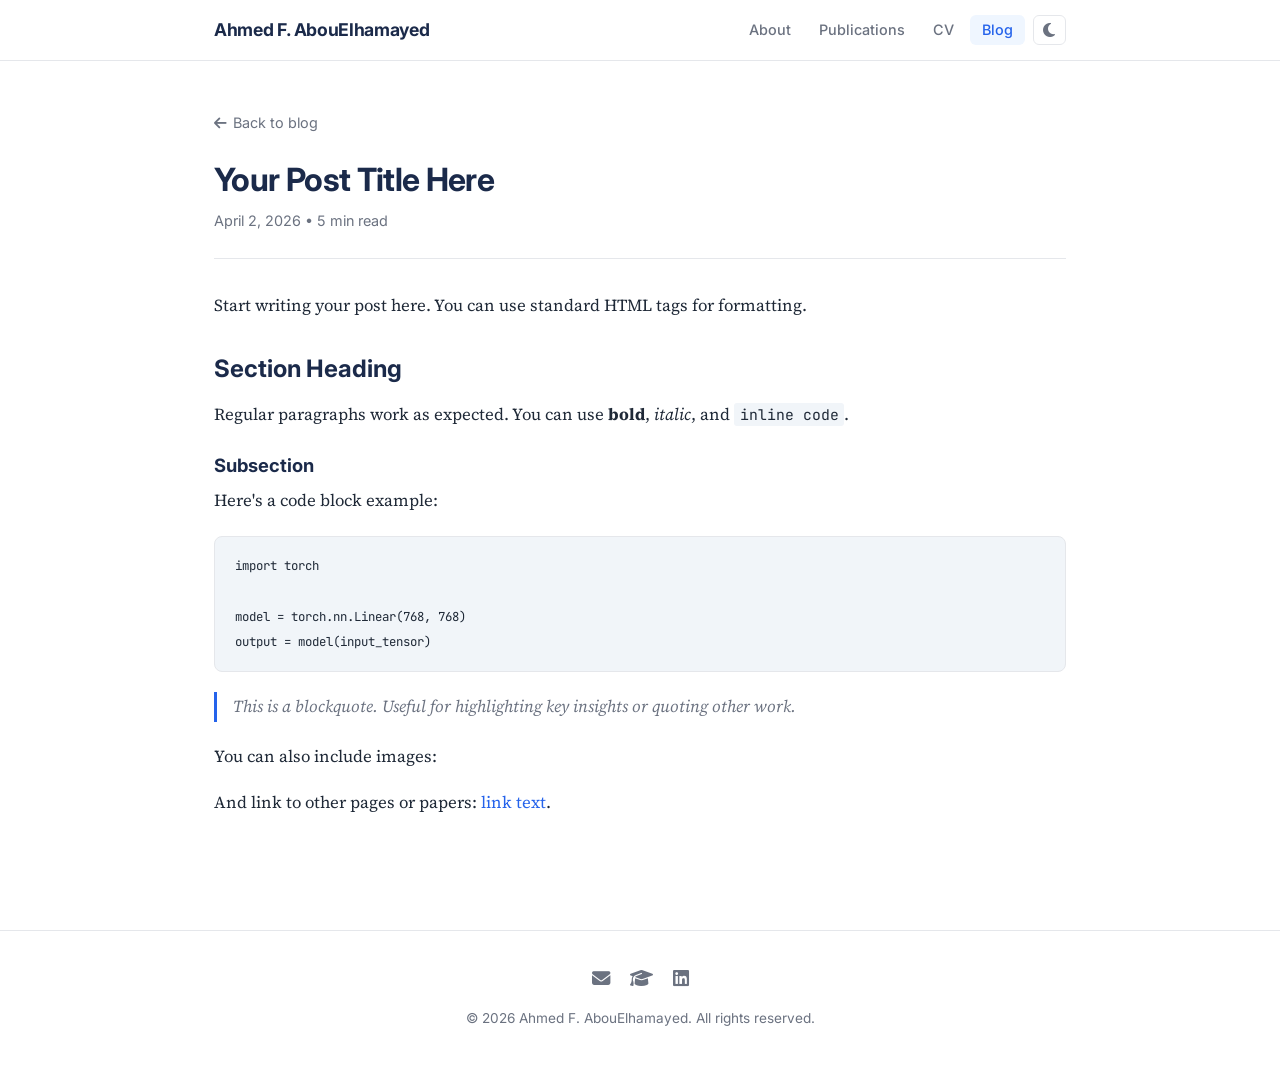
<file: blog/_template.html>
<!DOCTYPE html>
<html lang="en">
<head>
  <meta charset="UTF-8">
  <meta name="viewport" content="width=device-width, initial-scale=1.0">
  <!-- CHANGE: Update the title below -->
  <title>Post Title - Ahmed F. AbouElhamayed</title>
  <meta name="description" content="CHANGE: Brief description of this post.">

  <link rel="preconnect" href="https://fonts.googleapis.com">
  <link rel="preconnect" href="https://fonts.gstatic.com" crossorigin>
  <link href="https://fonts.googleapis.com/css2?family=Inter:wght@400;500;600;700&family=Source+Serif+4:ital,wght@0,400;0,600;1,400&family=JetBrains+Mono:wght@400;500&display=swap" rel="stylesheet">
  <link rel="stylesheet" href="https://cdnjs.cloudflare.com/ajax/libs/font-awesome/6.5.1/css/all.min.css">
  <link rel="stylesheet" href="../css/style.css">

  <!-- Optional: MathJax for equations -->
  <!--
  <script>
    MathJax = { tex: { inlineMath: [['$', '$'], ['\\(', '\\)']] } };
  </script>
  <script src="https://cdn.jsdelivr.net/npm/mathjax@3/es5/tex-mml-chtml.js" async></script>
  -->
</head>
<body>

  <nav class="navbar">
    <div class="container">
      <a href="../index.html" class="nav-brand">Ahmed F. AbouElhamayed</a>
      <div class="nav-right">
        <ul class="nav-links">
          <li><a href="../index.html">About</a></li>
          <li><a href="../publications.html">Publications</a></li>
          <li><a href="../cv.html">CV</a></li>
          <li><a href="index.html" class="active">Blog</a></li>
        </ul>
        <button class="theme-toggle" aria-label="Toggle dark mode"><i class="fas fa-moon"></i></button>
        <button class="hamburger" aria-label="Menu">
          <svg viewBox="0 0 24 24"><line x1="3" y1="6" x2="21" y2="6"/><line x1="3" y1="12" x2="21" y2="12"/><line x1="3" y1="18" x2="21" y2="18"/></svg>
        </button>
      </div>
    </div>
  </nav>

  <main class="page-content">
    <div class="container">

      <a href="index.html" class="back-link"><i class="fas fa-arrow-left"></i> Back to blog</a>

      <article>
        <header class="blog-post-header">
          <!-- CHANGE: Update the title and date below -->
          <h1 class="blog-post-title">Your Post Title Here</h1>
          <div class="blog-post-meta">
            <time>April 2, 2026</time> &bull; 5 min read
          </div>
        </header>

        <div class="blog-post-content">

          <!-- CHANGE: Write your post content below using standard HTML -->

          <p>
            Start writing your post here. You can use standard HTML tags for formatting.
          </p>

          <h2>Section Heading</h2>

          <p>
            Regular paragraphs work as expected. You can use <strong>bold</strong>,
            <em>italic</em>, and <code>inline code</code>.
          </p>

          <h3>Subsection</h3>

          <p>Here's a code block example:</p>

          <pre><code>import torch

model = torch.nn.Linear(768, 768)
output = model(input_tensor)</code></pre>

          <blockquote>
            This is a blockquote. Useful for highlighting key insights or quoting other work.
          </blockquote>

          <p>
            You can also include images:
          </p>
          <!-- <img src="../images/your-image.png" alt="Description"> -->

          <p>
            And link to other pages or papers: <a href="#">link text</a>.
          </p>

          <!-- If you enabled MathJax above, you can use LaTeX:
          <p>The loss function is $L = \frac{1}{N}\sum_{i=1}^{N} \ell(y_i, \hat{y}_i)$.</p>
          -->

        </div>
      </article>

    </div>
  </main>

  <footer class="footer">
    <div class="container">
      <div class="footer-links">
        <a href="mailto:afa55@cornell.edu" aria-label="Email"><i class="fas fa-envelope"></i></a>
        <a href="https://scholar.google.com/citations?user=tzaaYKMAAAAJ&hl=en" target="_blank" rel="noopener" aria-label="Google Scholar"><i class="fas fa-graduation-cap"></i></a>
        <a href="https://www.linkedin.com/in/aabouelhamayed/" target="_blank" rel="noopener" aria-label="LinkedIn"><i class="fab fa-linkedin"></i></a>
      </div>
      <p>&copy; 2026 Ahmed F. AbouElhamayed. All rights reserved.</p>
    </div>
  </footer>

  <script src="../js/main.js"></script>
</body>
</html>
</file>
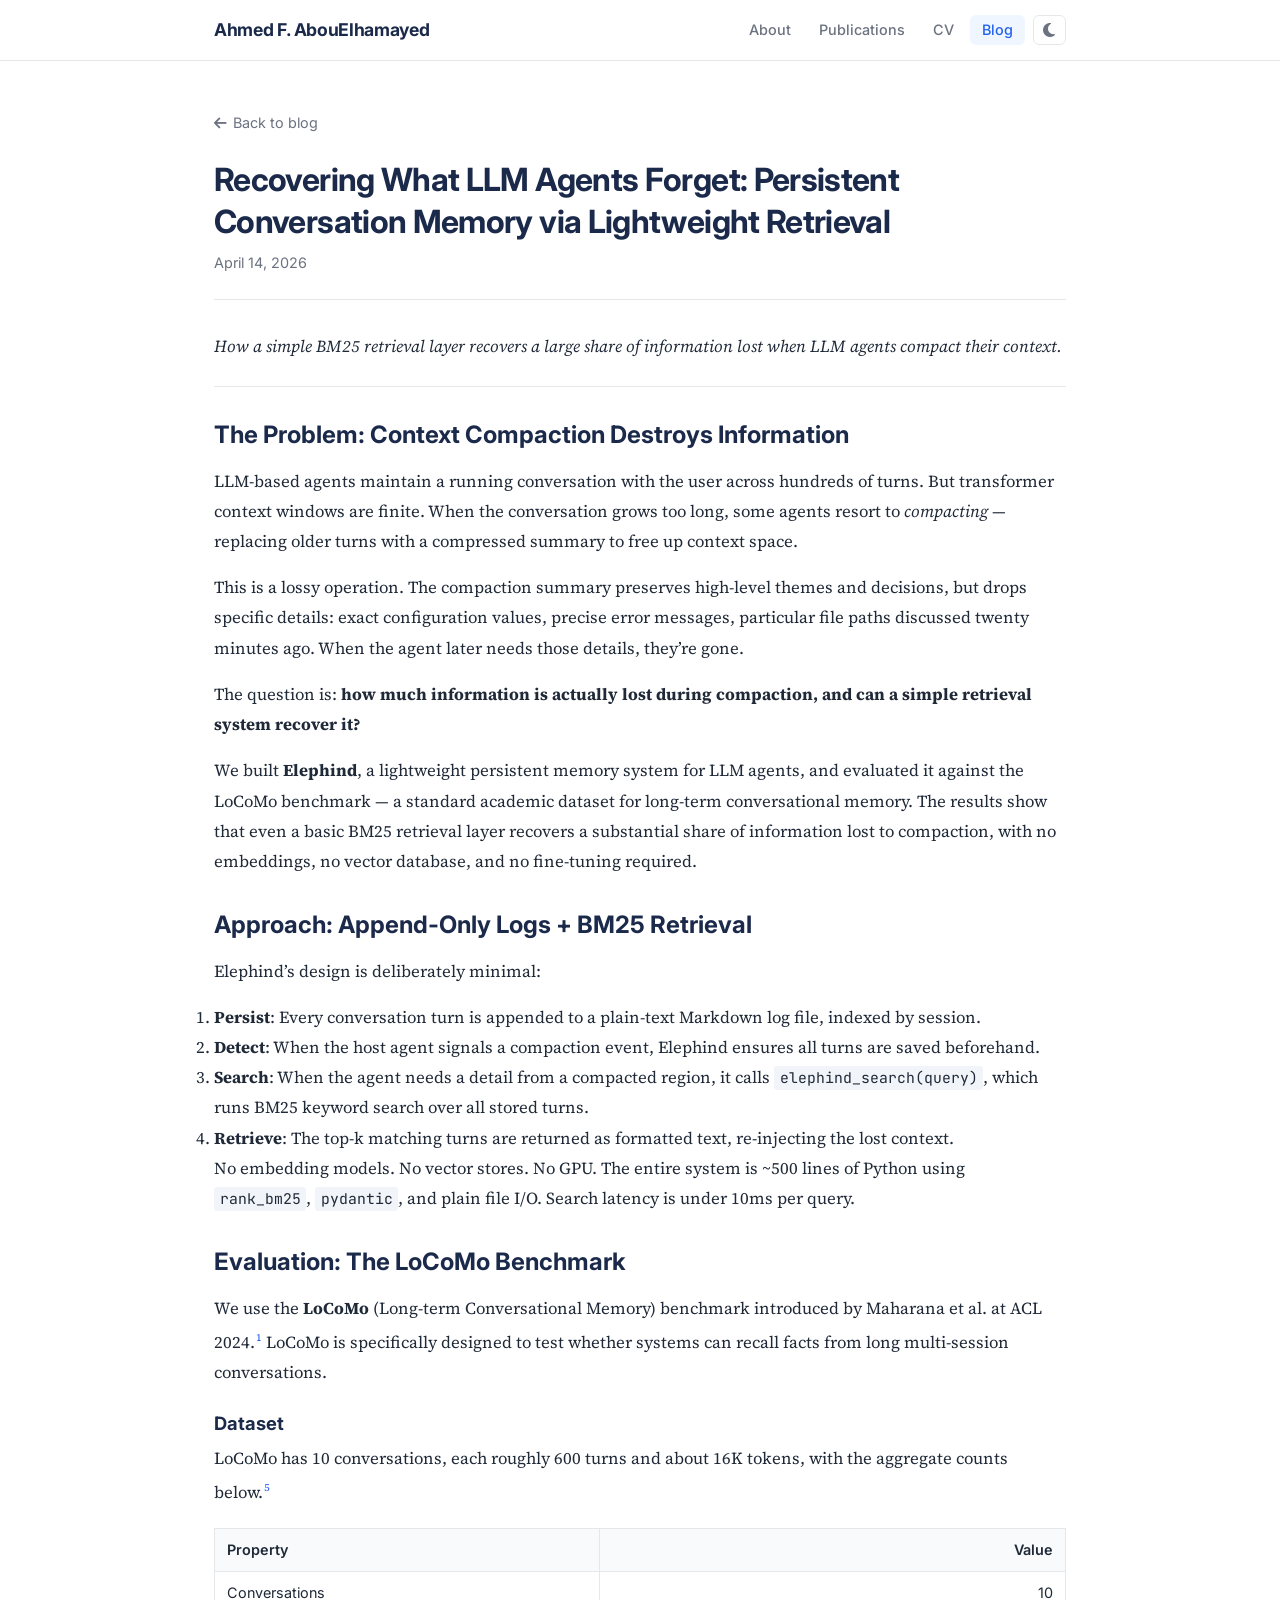
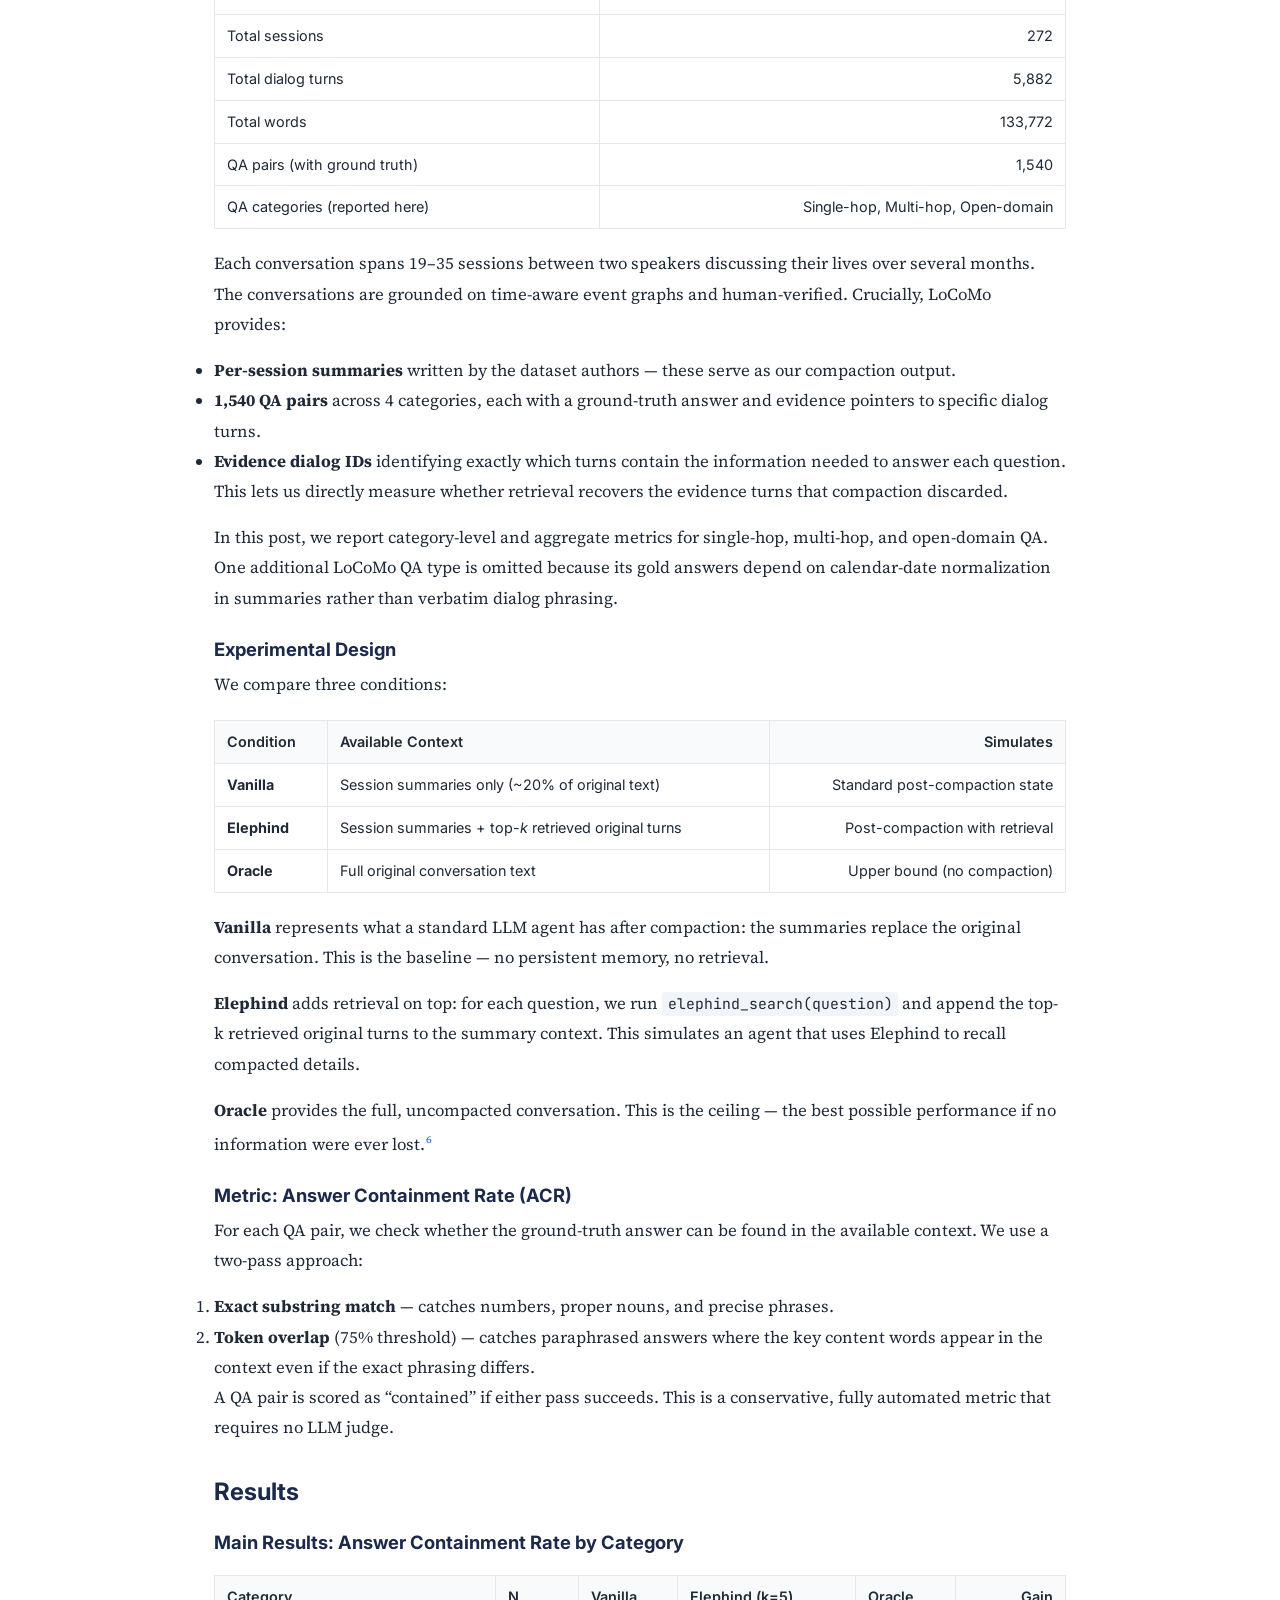
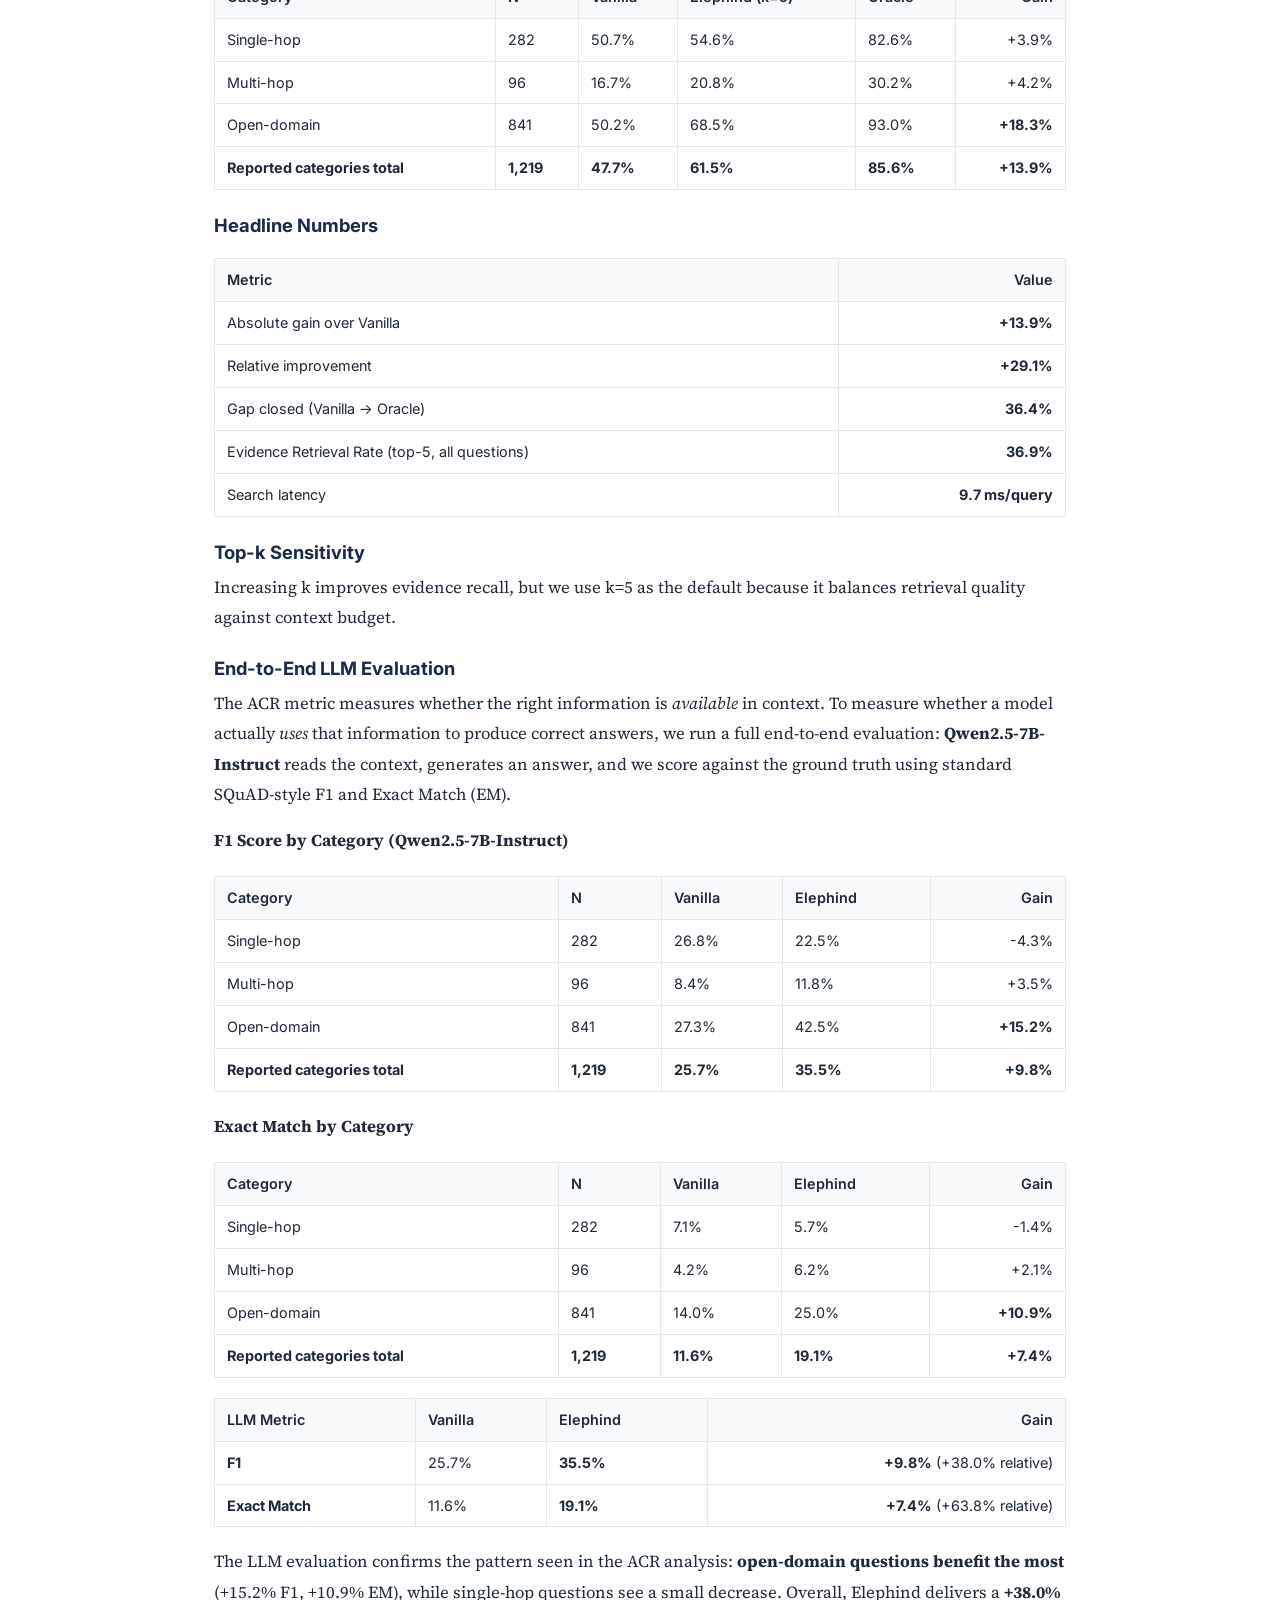
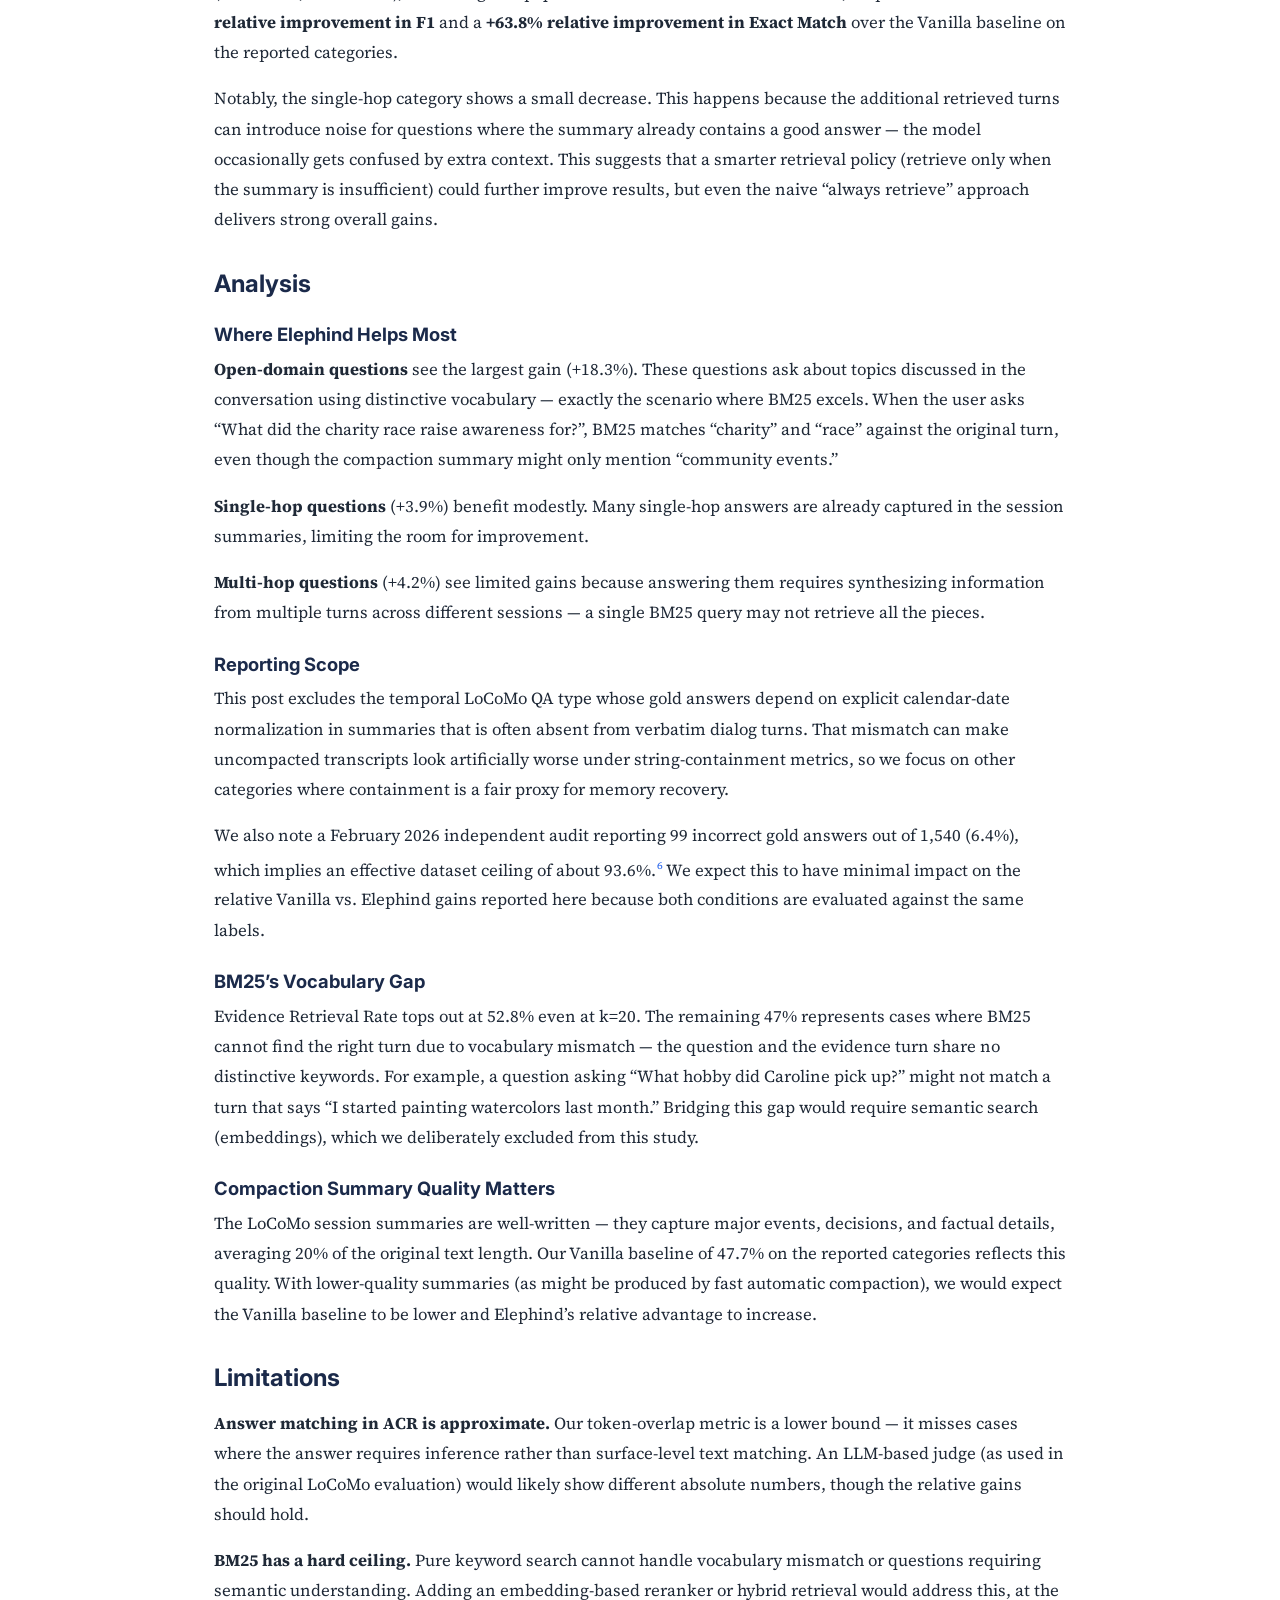
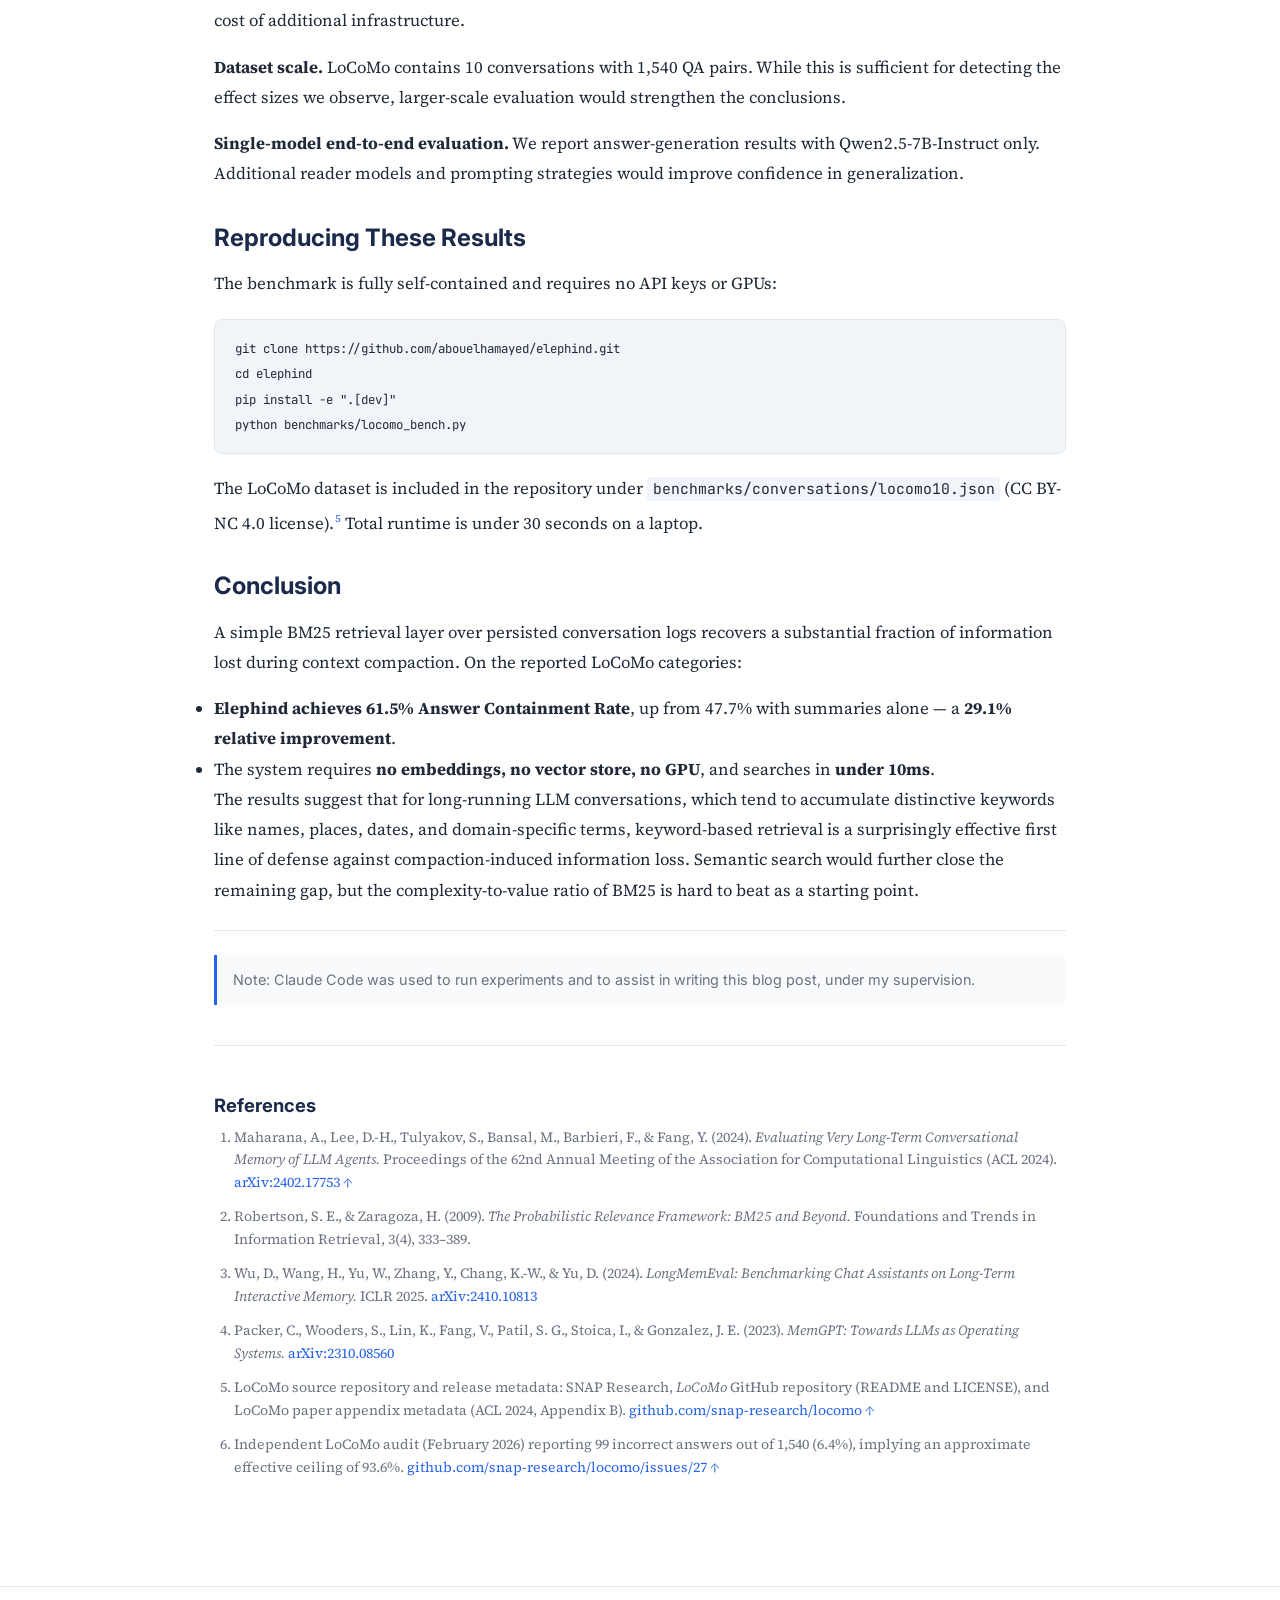
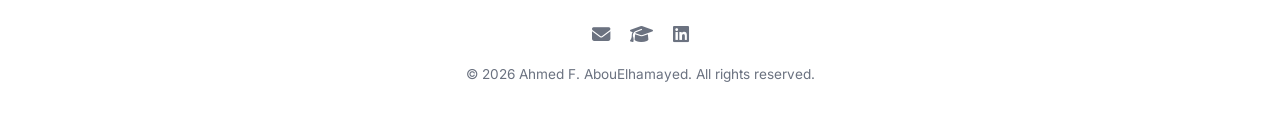
<file: blog/elephind.html>
<!DOCTYPE html>
<html lang="en">
<head>
  <meta charset="UTF-8">
  <meta name="viewport" content="width=device-width, initial-scale=1.0">
  <title>Recovering What LLM Agents Forget - Ahmed F. AbouElhamayed</title>
  <meta name="description" content="How a simple BM25 retrieval layer recovers a large share of information lost when LLM agents compact their context.">

  <link rel="preconnect" href="https://fonts.googleapis.com">
  <link rel="preconnect" href="https://fonts.gstatic.com" crossorigin>
  <link href="https://fonts.googleapis.com/css2?family=Inter:wght@400;500;600;700&family=Source+Serif+4:ital,wght@0,400;0,600;1,400&family=JetBrains+Mono:wght@400;500&display=swap" rel="stylesheet">
  <link rel="stylesheet" href="https://cdnjs.cloudflare.com/ajax/libs/font-awesome/6.5.1/css/all.min.css">
  <link rel="stylesheet" href="../css/style.css">
  <style>
    .blog-post-content table {
      width: 100%;
      border-collapse: collapse;
      margin: 1.25rem 0;
      font-family: var(--font-sans);
      font-size: 0.9rem;
    }
    .blog-post-content th,
    .blog-post-content td {
      padding: 0.5rem 0.75rem;
      border: 1px solid var(--color-border);
      text-align: left;
    }
    .blog-post-content th {
      background: var(--color-bg-alt);
      font-weight: 600;
    }
    .blog-post-content td:last-child,
    .blog-post-content th:last-child {
      text-align: right;
    }
    .blog-post-content td:first-child,
    .blog-post-content th:first-child {
      text-align: left;
    }
    .blog-post-content .footnotes {
      margin-top: 2.5rem;
      padding-top: 1.5rem;
      border-top: 1px solid var(--color-border);
      font-size: 0.88rem;
      color: var(--color-text-secondary);
    }
    .blog-post-content .footnotes ol {
      padding-left: 1.25rem;
    }
    .blog-post-content .footnotes li {
      margin-bottom: 0.75rem;
      line-height: 1.6;
    }
    .blog-post-content sup a {
      font-size: 0.75em;
      margin-left: 1px;
    }
    .blog-post-content .note {
      padding: 0.75rem 1rem;
      background: var(--color-bg-alt);
      border-left: 3px solid var(--color-accent);
      border-radius: 0 var(--radius) var(--radius) 0;
      margin: 1.25rem 0;
      font-family: var(--font-sans);
      font-size: 0.9rem;
      color: var(--color-text-secondary);
    }
  </style>
</head>
<body>

  <nav class="navbar">
    <div class="container">
      <a href="../index.html" class="nav-brand">Ahmed F. AbouElhamayed</a>
      <div class="nav-right">
        <ul class="nav-links">
          <li><a href="../index.html">About</a></li>
          <li><a href="../publications.html">Publications</a></li>
          <li><a href="../cv.html">CV</a></li>
          <li><a href="index.html" class="active">Blog</a></li>
        </ul>
        <button class="theme-toggle" aria-label="Toggle dark mode"><i class="fas fa-moon"></i></button>
        <button class="hamburger" aria-label="Menu">
          <svg viewBox="0 0 24 24"><line x1="3" y1="6" x2="21" y2="6"/><line x1="3" y1="12" x2="21" y2="12"/><line x1="3" y1="18" x2="21" y2="18"/></svg>
        </button>
      </div>
    </div>
  </nav>

  <main class="page-content">
    <div class="container">

      <a href="index.html" class="back-link"><i class="fas fa-arrow-left"></i> Back to blog</a>

      <article>
        <header class="blog-post-header">
          <h1 class="blog-post-title">Recovering What LLM Agents Forget: Persistent Conversation Memory via Lightweight Retrieval</h1>
          <div class="blog-post-meta">
            <time>April 14, 2026</time>
          </div>
        </header>

        <div class="blog-post-content">

          <p><em>How a simple BM25 retrieval layer recovers a large share of information lost when LLM agents compact their context.</em></p>

          <hr style="margin:1.5rem 0; border:none; border-top:1px solid var(--color-border);">

          <h2>The Problem: Context Compaction Destroys Information</h2>

          <p>
            LLM-based agents maintain a running conversation with the user across hundreds of turns. But transformer context windows are finite. When the conversation grows too long, some agents resort to <em>compacting</em> &mdash; replacing older turns with a compressed summary to free up context space.
          </p>

          <p>
            This is a lossy operation. The compaction summary preserves high-level themes and decisions, but drops specific details: exact configuration values, precise error messages, particular file paths discussed twenty minutes ago. When the agent later needs those details, they&rsquo;re gone.
          </p>

          <p>
            The question is: <strong>how much information is actually lost during compaction, and can a simple retrieval system recover it?</strong>
          </p>

          <p>
            We built <strong>Elephind</strong>, a lightweight persistent memory system for LLM agents, and evaluated it against the LoCoMo benchmark &mdash; a standard academic dataset for long-term conversational memory. The results show that even a basic BM25 retrieval layer recovers a substantial share of information lost to compaction, with no embeddings, no vector database, and no fine-tuning required.
          </p>

          <h2>Approach: Append-Only Logs + BM25 Retrieval</h2>

          <p>Elephind&rsquo;s design is deliberately minimal:</p>

          <ol>
            <li><strong>Persist</strong>: Every conversation turn is appended to a plain-text Markdown log file, indexed by session.</li>
            <li><strong>Detect</strong>: When the host agent signals a compaction event, Elephind ensures all turns are saved beforehand.</li>
            <li><strong>Search</strong>: When the agent needs a detail from a compacted region, it calls <code>elephind_search(query)</code>, which runs BM25 keyword search over all stored turns.</li>
            <li><strong>Retrieve</strong>: The top-k matching turns are returned as formatted text, re-injecting the lost context.</li>
          </ol>

          <p>
            No embedding models. No vector stores. No GPU. The entire system is ~500 lines of Python using <code>rank_bm25</code>, <code>pydantic</code>, and plain file I/O. Search latency is under 10ms per query.
          </p>

          <h2>Evaluation: The LoCoMo Benchmark</h2>

          <p>
            We use the <strong>LoCoMo</strong> (Long-term Conversational Memory) benchmark introduced by Maharana et al. at ACL 2024.<sup><a href="#fn1" id="ref1">1</a></sup> LoCoMo is specifically designed to test whether systems can recall facts from long multi-session conversations.
          </p>

          <h3>Dataset</h3>

          <p>LoCoMo has 10 conversations, each roughly 600 turns and about 16K tokens, with the aggregate counts below.<sup><a href="#fn5" id="ref5">5</a></sup></p>

          <table>
            <thead>
              <tr><th>Property</th><th>Value</th></tr>
            </thead>
            <tbody>
              <tr><td>Conversations</td><td>10</td></tr>
              <tr><td>Total sessions</td><td>272</td></tr>
              <tr><td>Total dialog turns</td><td>5,882</td></tr>
              <tr><td>Total words</td><td>133,772</td></tr>
              <tr><td>QA pairs (with ground truth)</td><td>1,540</td></tr>
              <tr><td>QA categories (reported here)</td><td>Single-hop, Multi-hop, Open-domain</td></tr>
            </tbody>
          </table>

          <p>
            Each conversation spans 19&ndash;35 sessions between two speakers discussing their lives over several months. The conversations are grounded on time-aware event graphs and human-verified. Crucially, LoCoMo provides:
          </p>

          <ul>
            <li><strong>Per-session summaries</strong> written by the dataset authors &mdash; these serve as our compaction output.</li>
            <li><strong>1,540 QA pairs</strong> across 4 categories, each with a ground-truth answer and evidence pointers to specific dialog turns.</li>
            <li><strong>Evidence dialog IDs</strong> identifying exactly which turns contain the information needed to answer each question.</li>
          </ul>

          <p>
            This lets us directly measure whether retrieval recovers the evidence turns that compaction discarded.
          </p>

          <p>
            In this post, we report category-level and aggregate metrics for single-hop, multi-hop, and open-domain QA. One additional LoCoMo QA type is omitted because its gold answers depend on calendar-date normalization in summaries rather than verbatim dialog phrasing.
          </p>

          <h3>Experimental Design</h3>

          <p>We compare three conditions:</p>

          <table>
            <thead>
              <tr><th>Condition</th><th>Available Context</th><th>Simulates</th></tr>
            </thead>
            <tbody>
              <tr><td><strong>Vanilla</strong></td><td>Session summaries only (~20% of original text)</td><td>Standard post-compaction state</td></tr>
              <tr><td><strong>Elephind</strong></td><td>Session summaries + top-<em>k</em> retrieved original turns</td><td>Post-compaction with retrieval</td></tr>
              <tr><td><strong>Oracle</strong></td><td>Full original conversation text</td><td>Upper bound (no compaction)</td></tr>
            </tbody>
          </table>

          <p>
            <strong>Vanilla</strong> represents what a standard LLM agent has after compaction: the summaries replace the original conversation. This is the baseline &mdash; no persistent memory, no retrieval.
          </p>

          <p>
            <strong>Elephind</strong> adds retrieval on top: for each question, we run <code>elephind_search(question)</code> and append the top-k retrieved original turns to the summary context. This simulates an agent that uses Elephind to recall compacted details.
          </p>

          <p>
            <strong>Oracle</strong> provides the full, uncompacted conversation. This is the ceiling &mdash; the best possible performance if no information were ever lost.<sup><a href="#fn6" id="ref6">6</a></sup>
          </p>

          <h3>Metric: Answer Containment Rate (ACR)</h3>

          <p>For each QA pair, we check whether the ground-truth answer can be found in the available context. We use a two-pass approach:</p>

          <ol>
            <li><strong>Exact substring match</strong> &mdash; catches numbers, proper nouns, and precise phrases.</li>
            <li><strong>Token overlap</strong> (75% threshold) &mdash; catches paraphrased answers where the key content words appear in the context even if the exact phrasing differs.</li>
          </ol>

          <p>A QA pair is scored as &ldquo;contained&rdquo; if either pass succeeds. This is a conservative, fully automated metric that requires no LLM judge.</p>

          <h2>Results</h2>

          <h3>Main Results: Answer Containment Rate by Category</h3>

          <table>
            <thead>
              <tr><th>Category</th><th>N</th><th>Vanilla</th><th>Elephind (k=5)</th><th>Oracle</th><th>Gain</th></tr>
            </thead>
            <tbody>
              <tr><td>Single-hop</td><td>282</td><td>50.7%</td><td>54.6%</td><td>82.6%</td><td>+3.9%</td></tr>
              <tr><td>Multi-hop</td><td>96</td><td>16.7%</td><td>20.8%</td><td>30.2%</td><td>+4.2%</td></tr>
              <tr><td>Open-domain</td><td>841</td><td>50.2%</td><td>68.5%</td><td>93.0%</td><td><strong>+18.3%</strong></td></tr>
              <tr><td><strong>Reported categories total</strong></td><td><strong>1,219</strong></td><td><strong>47.7%</strong></td><td><strong>61.5%</strong></td><td><strong>85.6%</strong></td><td><strong>+13.9%</strong></td></tr>
            </tbody>
          </table>

          <h3>Headline Numbers</h3>

          <table>
            <thead>
              <tr><th>Metric</th><th>Value</th></tr>
            </thead>
            <tbody>
              <tr><td>Absolute gain over Vanilla</td><td><strong>+13.9%</strong></td></tr>
              <tr><td>Relative improvement</td><td><strong>+29.1%</strong></td></tr>
              <tr><td>Gap closed (Vanilla &rarr; Oracle)</td><td><strong>36.4%</strong></td></tr>
              <tr><td>Evidence Retrieval Rate (top-5, all questions)</td><td><strong>36.9%</strong></td></tr>
              <tr><td>Search latency</td><td><strong>9.7 ms/query</strong></td></tr>
            </tbody>
          </table>

          <h3>Top-k Sensitivity</h3>

          <p>Increasing k improves evidence recall, but we use k=5 as the default because it balances retrieval quality against context budget.</p>

          <h3>End-to-End LLM Evaluation</h3>

          <p>
            The ACR metric measures whether the right information is <em>available</em> in context. To measure whether a model actually <em>uses</em> that information to produce correct answers, we run a full end-to-end evaluation: <strong>Qwen2.5-7B-Instruct</strong> reads the context, generates an answer, and we score against the ground truth using standard SQuAD-style F1 and Exact Match (EM).
          </p>

          <p><strong>F1 Score by Category (Qwen2.5-7B-Instruct)</strong></p>

          <table>
            <thead>
              <tr><th>Category</th><th>N</th><th>Vanilla</th><th>Elephind</th><th>Gain</th></tr>
            </thead>
            <tbody>
              <tr><td>Single-hop</td><td>282</td><td>26.8%</td><td>22.5%</td><td>-4.3%</td></tr>
              <tr><td>Multi-hop</td><td>96</td><td>8.4%</td><td>11.8%</td><td>+3.5%</td></tr>
              <tr><td>Open-domain</td><td>841</td><td>27.3%</td><td>42.5%</td><td><strong>+15.2%</strong></td></tr>
              <tr><td><strong>Reported categories total</strong></td><td><strong>1,219</strong></td><td><strong>25.7%</strong></td><td><strong>35.5%</strong></td><td><strong>+9.8%</strong></td></tr>
            </tbody>
          </table>

          <p><strong>Exact Match by Category</strong></p>

          <table>
            <thead>
              <tr><th>Category</th><th>N</th><th>Vanilla</th><th>Elephind</th><th>Gain</th></tr>
            </thead>
            <tbody>
              <tr><td>Single-hop</td><td>282</td><td>7.1%</td><td>5.7%</td><td>-1.4%</td></tr>
              <tr><td>Multi-hop</td><td>96</td><td>4.2%</td><td>6.2%</td><td>+2.1%</td></tr>
              <tr><td>Open-domain</td><td>841</td><td>14.0%</td><td>25.0%</td><td><strong>+10.9%</strong></td></tr>
              <tr><td><strong>Reported categories total</strong></td><td><strong>1,219</strong></td><td><strong>11.6%</strong></td><td><strong>19.1%</strong></td><td><strong>+7.4%</strong></td></tr>
            </tbody>
          </table>

          <table>
            <thead>
              <tr><th>LLM Metric</th><th>Vanilla</th><th>Elephind</th><th>Gain</th></tr>
            </thead>
            <tbody>
              <tr><td><strong>F1</strong></td><td>25.7%</td><td><strong>35.5%</strong></td><td><strong>+9.8%</strong> (+38.0% relative)</td></tr>
              <tr><td><strong>Exact Match</strong></td><td>11.6%</td><td><strong>19.1%</strong></td><td><strong>+7.4%</strong> (+63.8% relative)</td></tr>
            </tbody>
          </table>

          <p>
            The LLM evaluation confirms the pattern seen in the ACR analysis: <strong>open-domain questions benefit the most</strong> (+15.2% F1, +10.9% EM), while single-hop questions see a small decrease. Overall, Elephind delivers a <strong>+38.0% relative improvement in F1</strong> and a <strong>+63.8% relative improvement in Exact Match</strong> over the Vanilla baseline on the reported categories.
          </p>

          <p>
            Notably, the single-hop category shows a small decrease. This happens because the additional retrieved turns can introduce noise for questions where the summary already contains a good answer &mdash; the model occasionally gets confused by extra context. This suggests that a smarter retrieval policy (retrieve only when the summary is insufficient) could further improve results, but even the naive &ldquo;always retrieve&rdquo; approach delivers strong overall gains.
          </p>

          <h2>Analysis</h2>

          <h3>Where Elephind Helps Most</h3>

          <p>
            <strong>Open-domain questions</strong> see the largest gain (+18.3%). These questions ask about topics discussed in the conversation using distinctive vocabulary &mdash; exactly the scenario where BM25 excels. When the user asks &ldquo;What did the charity race raise awareness for?&rdquo;, BM25 matches &ldquo;charity&rdquo; and &ldquo;race&rdquo; against the original turn, even though the compaction summary might only mention &ldquo;community events.&rdquo;
          </p>

          <p>
            <strong>Single-hop questions</strong> (+3.9%) benefit modestly. Many single-hop answers are already captured in the session summaries, limiting the room for improvement.
          </p>

          <p>
            <strong>Multi-hop questions</strong> (+4.2%) see limited gains because answering them requires synthesizing information from multiple turns across different sessions &mdash; a single BM25 query may not retrieve all the pieces.
          </p>

          <h3>Reporting Scope</h3>

          <p>
            This post excludes the temporal LoCoMo QA type whose gold answers depend on explicit calendar-date normalization in summaries that is often absent from verbatim dialog turns. That mismatch can make uncompacted transcripts look artificially worse under string-containment metrics, so we focus on other categories where containment is a fair proxy for memory recovery.
          </p>

          <p>
            We also note a February 2026 independent audit reporting 99 incorrect gold answers out of 1,540 (6.4%), which implies an effective dataset ceiling of about 93.6%.<sup><a href="#fn6" id="ref6b">6</a></sup> We expect this to have minimal impact on the relative Vanilla vs. Elephind gains reported here because both conditions are evaluated against the same labels.
          </p>

          <h3>BM25&rsquo;s Vocabulary Gap</h3>

          <p>
            Evidence Retrieval Rate tops out at 52.8% even at k=20. The remaining 47% represents cases where BM25 cannot find the right turn due to vocabulary mismatch &mdash; the question and the evidence turn share no distinctive keywords. For example, a question asking &ldquo;What hobby did Caroline pick up?&rdquo; might not match a turn that says &ldquo;I started painting watercolors last month.&rdquo; Bridging this gap would require semantic search (embeddings), which we deliberately excluded from this study.
          </p>

          <h3>Compaction Summary Quality Matters</h3>

          <p>
            The LoCoMo session summaries are well-written &mdash; they capture major events, decisions, and factual details, averaging 20% of the original text length. Our Vanilla baseline of 47.7% on the reported categories reflects this quality. With lower-quality summaries (as might be produced by fast automatic compaction), we would expect the Vanilla baseline to be lower and Elephind&rsquo;s relative advantage to increase.
          </p>

          <h2>Limitations</h2>

          <p>
            <strong>Answer matching in ACR is approximate.</strong> Our token-overlap metric is a lower bound &mdash; it misses cases where the answer requires inference rather than surface-level text matching. An LLM-based judge (as used in the original LoCoMo evaluation) would likely show different absolute numbers, though the relative gains should hold.
          </p>

          <p>
            <strong>BM25 has a hard ceiling.</strong> Pure keyword search cannot handle vocabulary mismatch or questions requiring semantic understanding. Adding an embedding-based reranker or hybrid retrieval would address this, at the cost of additional infrastructure.
          </p>

          <p>
            <strong>Dataset scale.</strong> LoCoMo contains 10 conversations with 1,540 QA pairs. While this is sufficient for detecting the effect sizes we observe, larger-scale evaluation would strengthen the conclusions.
          </p>

          <p>
            <strong>Single-model end-to-end evaluation.</strong> We report answer-generation results with Qwen2.5-7B-Instruct only. Additional reader models and prompting strategies would improve confidence in generalization.
          </p>

          <h2>Reproducing These Results</h2>

          <p>The benchmark is fully self-contained and requires no API keys or GPUs:</p>

<pre><code>git clone https://github.com/abouelhamayed/elephind.git
cd elephind
pip install -e ".[dev]"
python benchmarks/locomo_bench.py</code></pre>

          <p>
            The LoCoMo dataset is included in the repository under <code>benchmarks/conversations/locomo10.json</code> (CC BY-NC 4.0 license).<sup><a href="#fn5" id="ref5b">5</a></sup> Total runtime is under 30 seconds on a laptop.
          </p>

          <h2>Conclusion</h2>

          <p>A simple BM25 retrieval layer over persisted conversation logs recovers a substantial fraction of information lost during context compaction. On the reported LoCoMo categories:</p>

          <ul>
            <li><strong>Elephind achieves 61.5% Answer Containment Rate</strong>, up from 47.7% with summaries alone &mdash; a <strong>29.1% relative improvement</strong>.</li>
            <li>The system requires <strong>no embeddings, no vector store, no GPU</strong>, and searches in <strong>under 10ms</strong>.</li>
          </ul>

          <p>
            The results suggest that for long-running LLM conversations, which tend to accumulate distinctive keywords like names, places, dates, and domain-specific terms, keyword-based retrieval is a surprisingly effective first line of defense against compaction-induced information loss. Semantic search would further close the remaining gap, but the complexity-to-value ratio of BM25 is hard to beat as a starting point.
          </p>

          <hr style="margin:1.5rem 0; border:none; border-top:1px solid var(--color-border);">

          <div class="note">
            Note: Claude Code was used to run experiments and to assist in writing this blog post, under my supervision.
          </div>

          <div class="footnotes">
            <h3>References</h3>
            <ol>
              <li id="fn1">Maharana, A., Lee, D.-H., Tulyakov, S., Bansal, M., Barbieri, F., &amp; Fang, Y. (2024). <em>Evaluating Very Long-Term Conversational Memory of LLM Agents.</em> Proceedings of the 62nd Annual Meeting of the Association for Computational Linguistics (ACL 2024). <a href="https://arxiv.org/abs/2402.17753" target="_blank" rel="noopener">arXiv:2402.17753</a> <a href="#ref1">&uarr;</a></li>
              <li id="fn2">Robertson, S. E., &amp; Zaragoza, H. (2009). <em>The Probabilistic Relevance Framework: BM25 and Beyond.</em> Foundations and Trends in Information Retrieval, 3(4), 333&ndash;389.</li>
              <li id="fn3">Wu, D., Wang, H., Yu, W., Zhang, Y., Chang, K.-W., &amp; Yu, D. (2024). <em>LongMemEval: Benchmarking Chat Assistants on Long-Term Interactive Memory.</em> ICLR 2025. <a href="https://arxiv.org/abs/2410.10813" target="_blank" rel="noopener">arXiv:2410.10813</a></li>
              <li id="fn4">Packer, C., Wooders, S., Lin, K., Fang, V., Patil, S. G., Stoica, I., &amp; Gonzalez, J. E. (2023). <em>MemGPT: Towards LLMs as Operating Systems.</em> <a href="https://arxiv.org/abs/2310.08560" target="_blank" rel="noopener">arXiv:2310.08560</a></li>
              <li id="fn5">LoCoMo source repository and release metadata: SNAP Research, <em>LoCoMo</em> GitHub repository (README and LICENSE), and LoCoMo paper appendix metadata (ACL 2024, Appendix B). <a href="https://github.com/snap-research/locomo" target="_blank" rel="noopener">github.com/snap-research/locomo</a> <a href="#ref5">&uarr;</a></li>
              <li id="fn6">Independent LoCoMo audit (February 2026) reporting 99 incorrect answers out of 1,540 (6.4%), implying an approximate effective ceiling of 93.6%. <a href="https://github.com/snap-research/locomo/issues/27" target="_blank" rel="noopener">github.com/snap-research/locomo/issues/27</a> <a href="#ref6">&uarr;</a></li>
            </ol>
          </div>

        </div>
      </article>

    </div>
  </main>

  <footer class="footer">
    <div class="container">
      <div class="footer-links">
        <a href="mailto:afa55@cornell.edu" aria-label="Email"><i class="fas fa-envelope"></i></a>
        <a href="https://scholar.google.com/citations?user=tzaaYKMAAAAJ&hl=en" target="_blank" rel="noopener" aria-label="Google Scholar"><i class="fas fa-graduation-cap"></i></a>
        <a href="https://www.linkedin.com/in/aabouelhamayed/" target="_blank" rel="noopener" aria-label="LinkedIn"><i class="fab fa-linkedin"></i></a>
      </div>
      <p>&copy; 2026 Ahmed F. AbouElhamayed. All rights reserved.</p>
    </div>
  </footer>

  <script src="../js/main.js"></script>
</body>
</html>
</file>
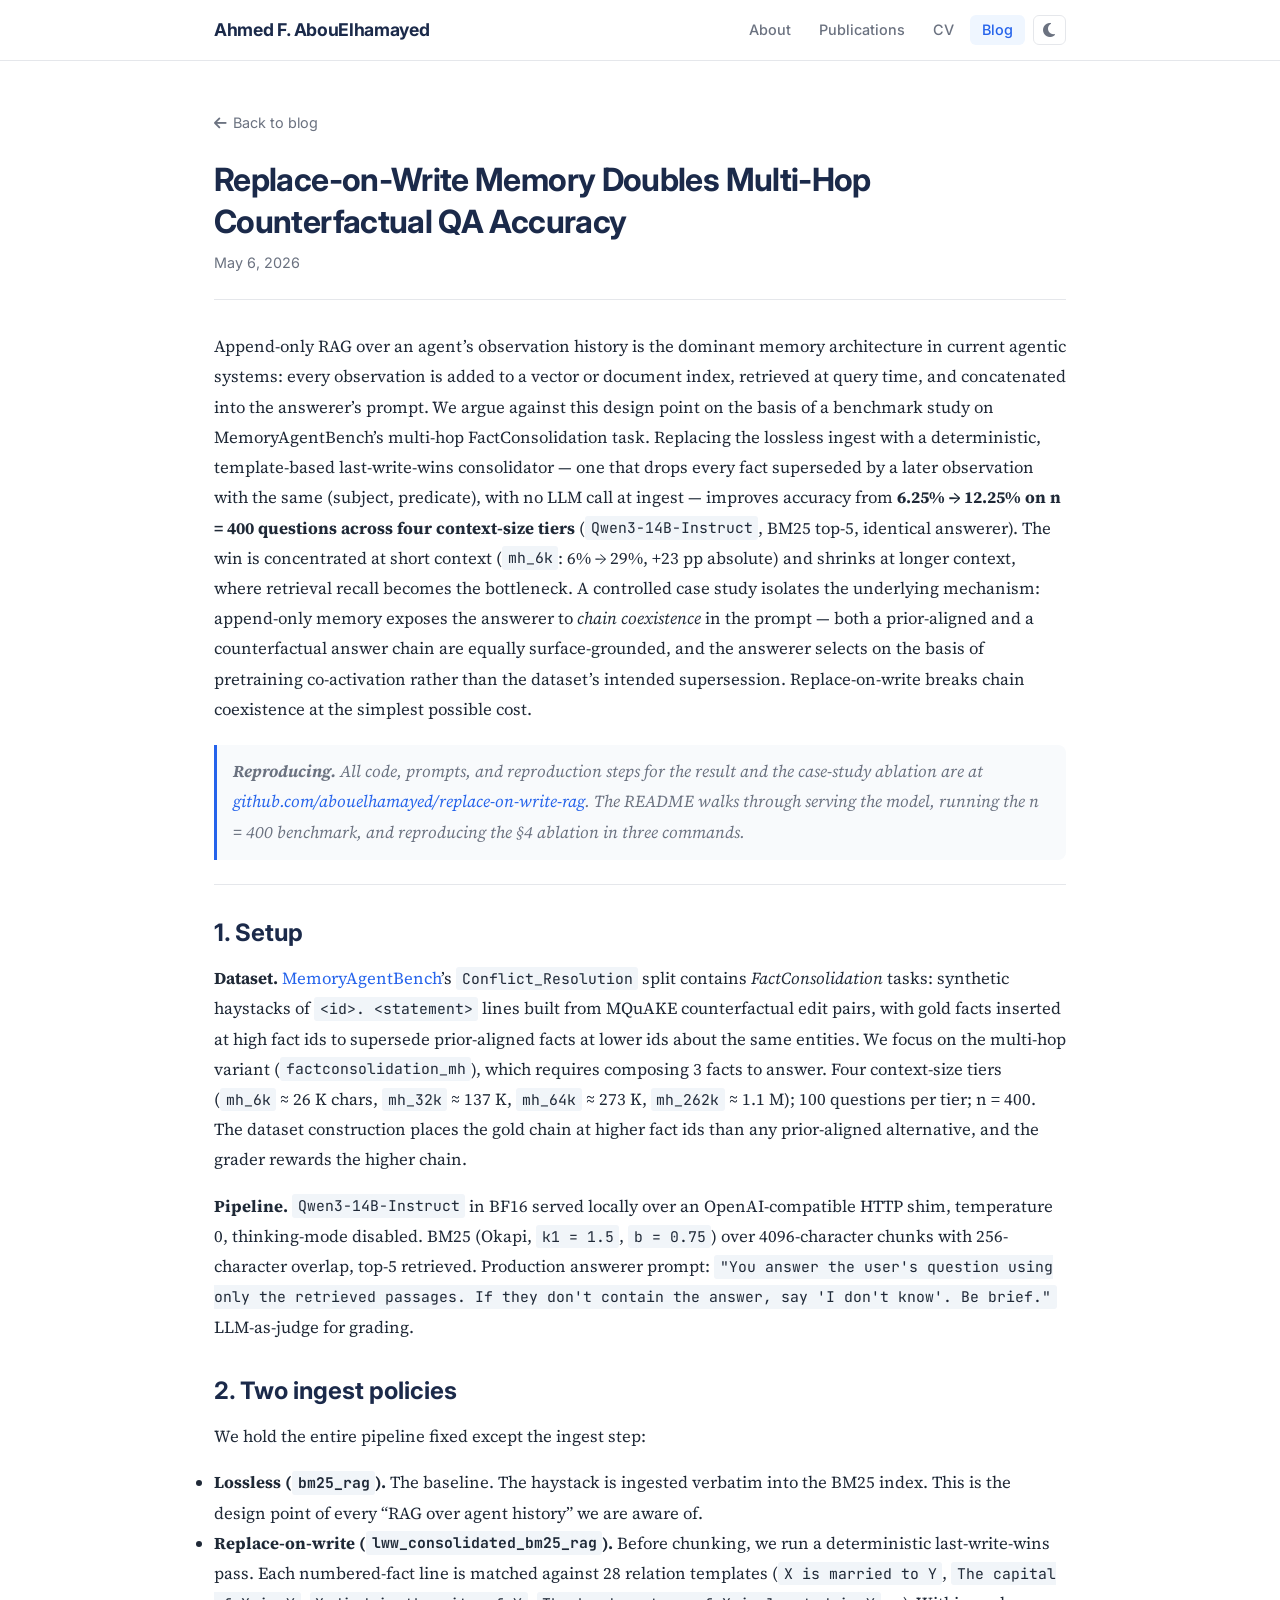
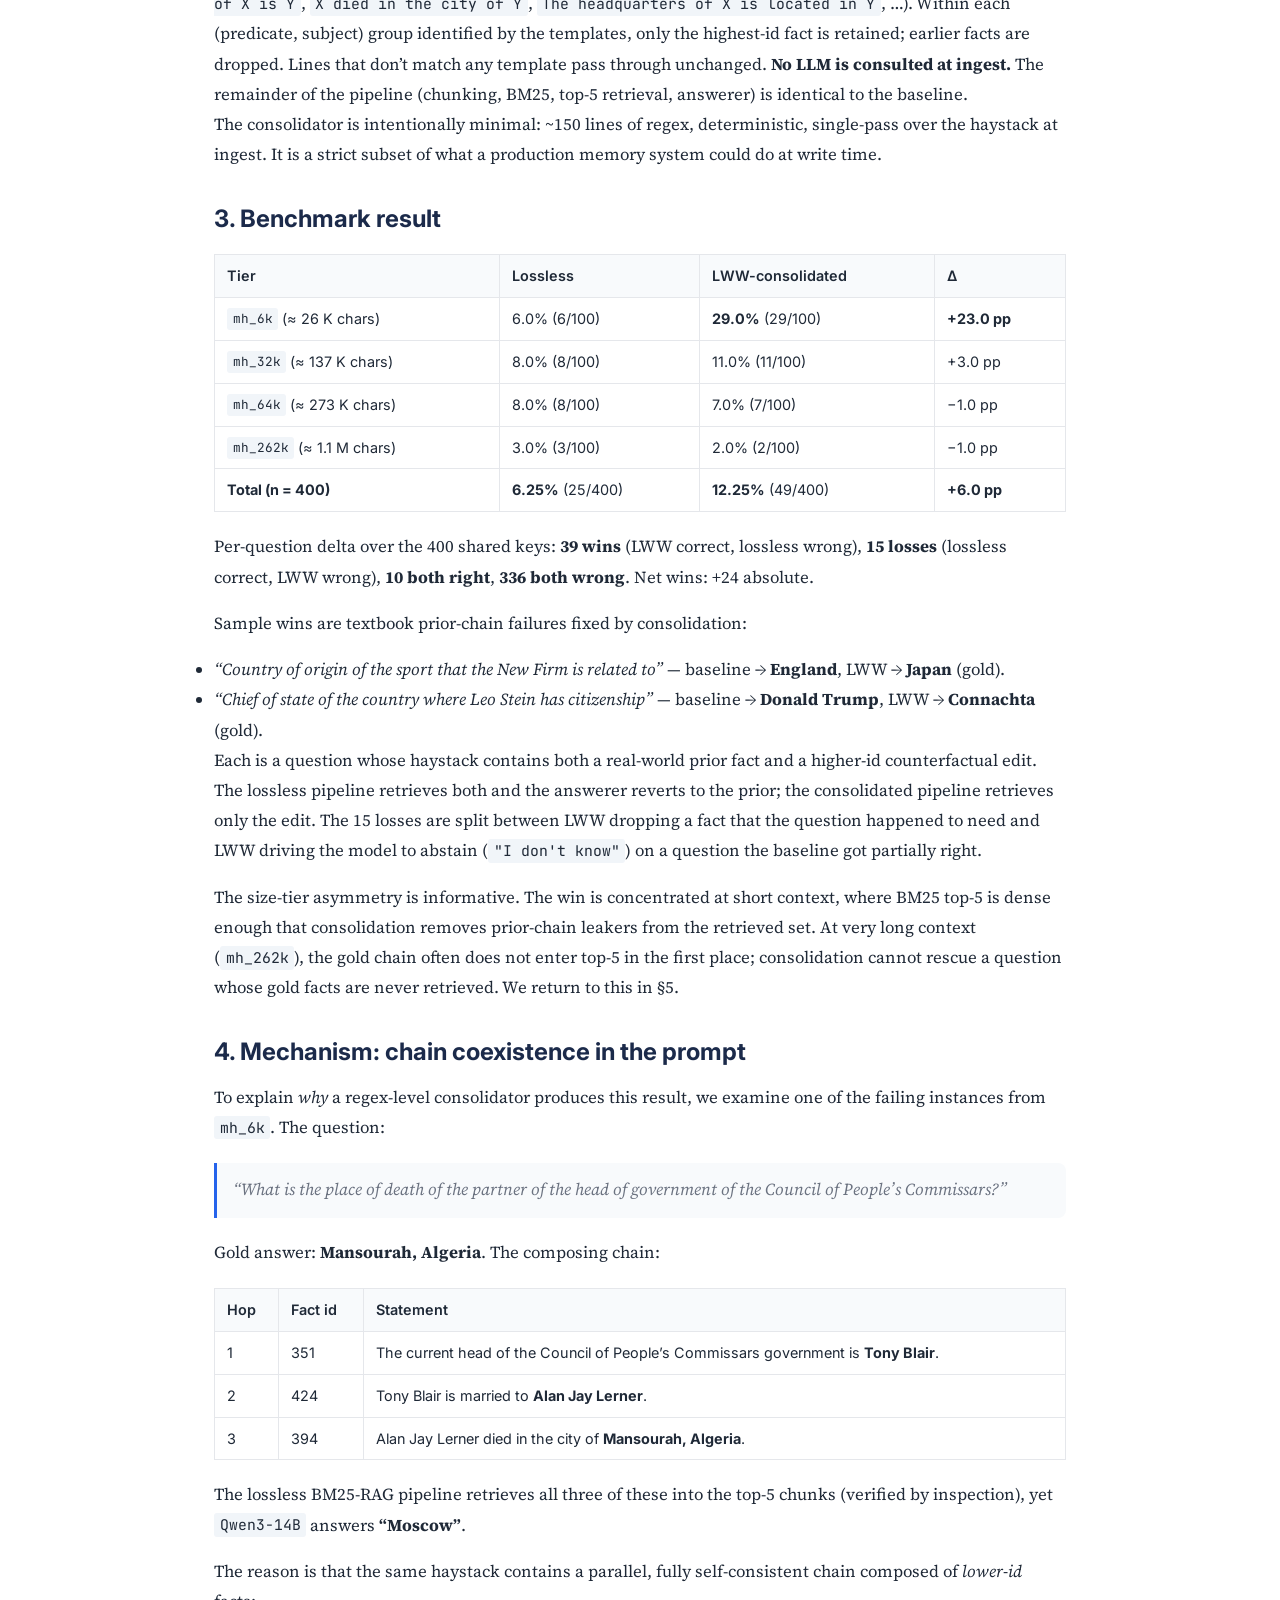
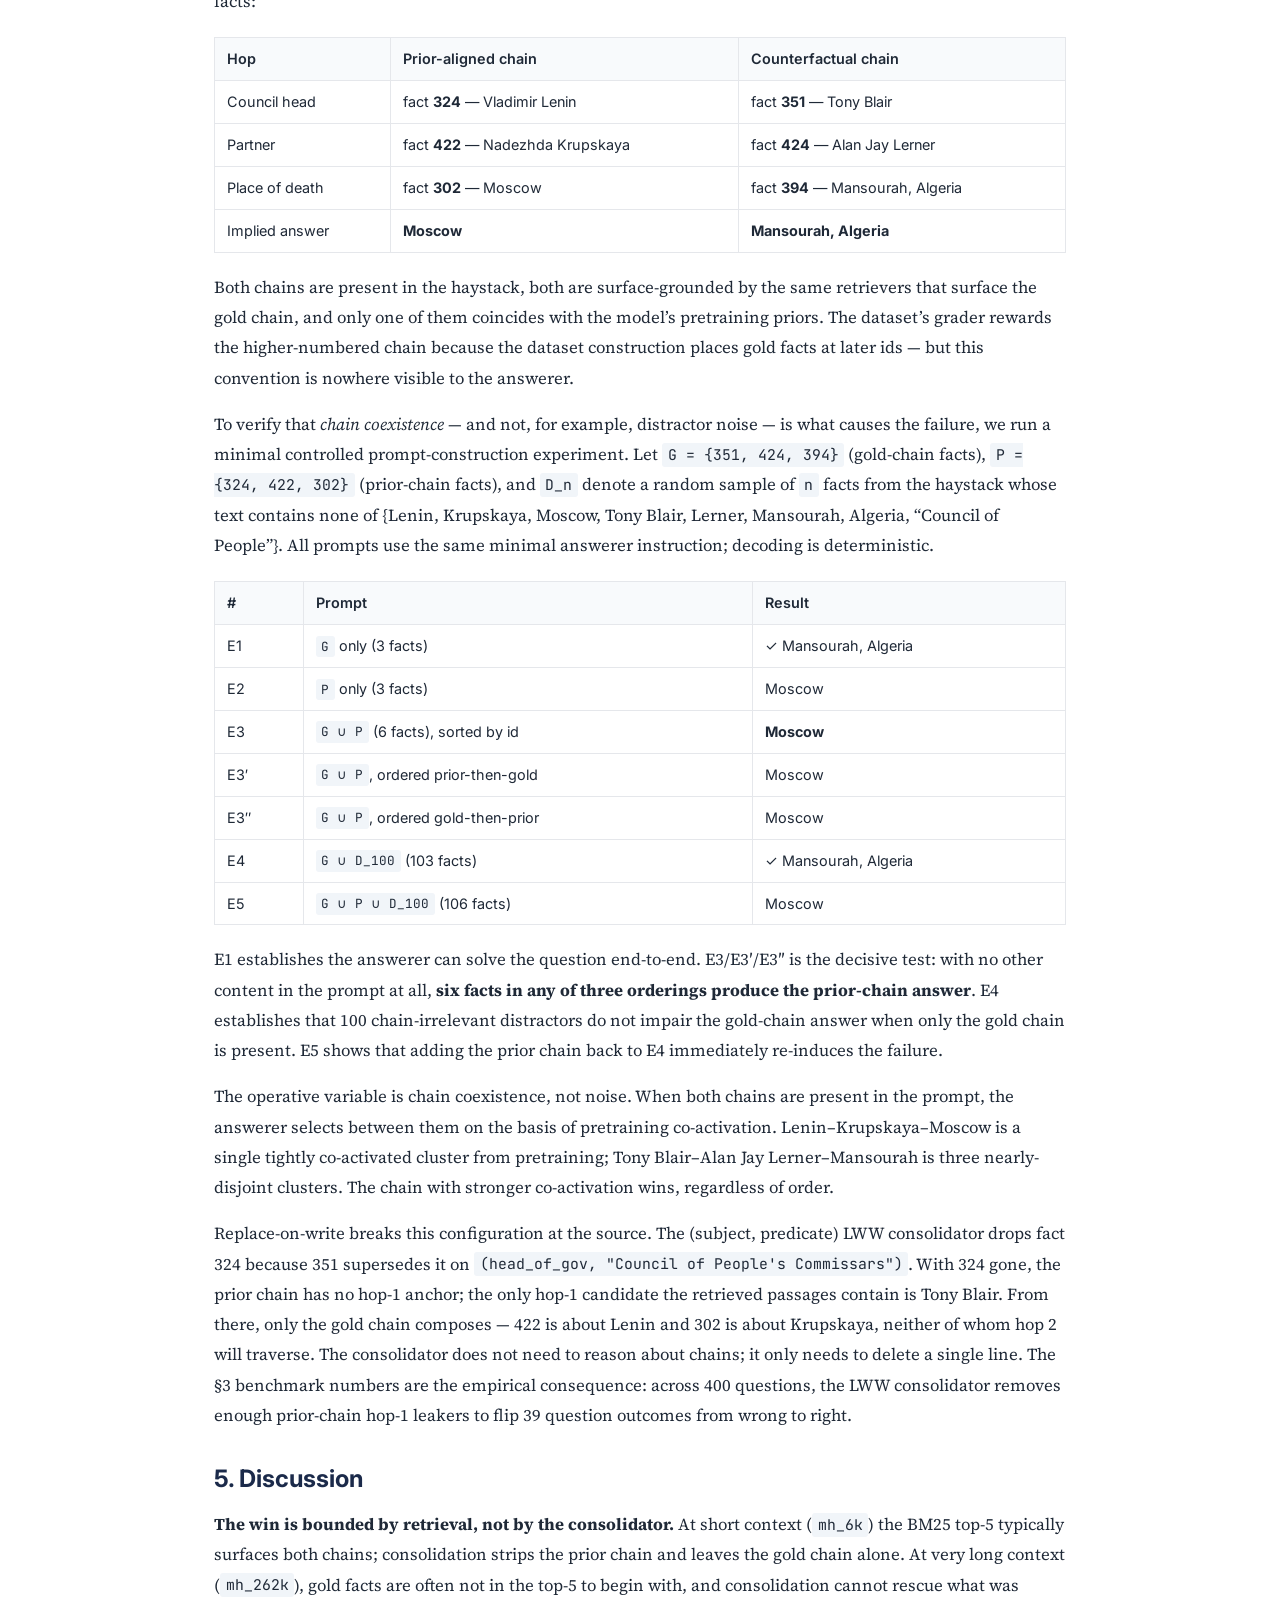
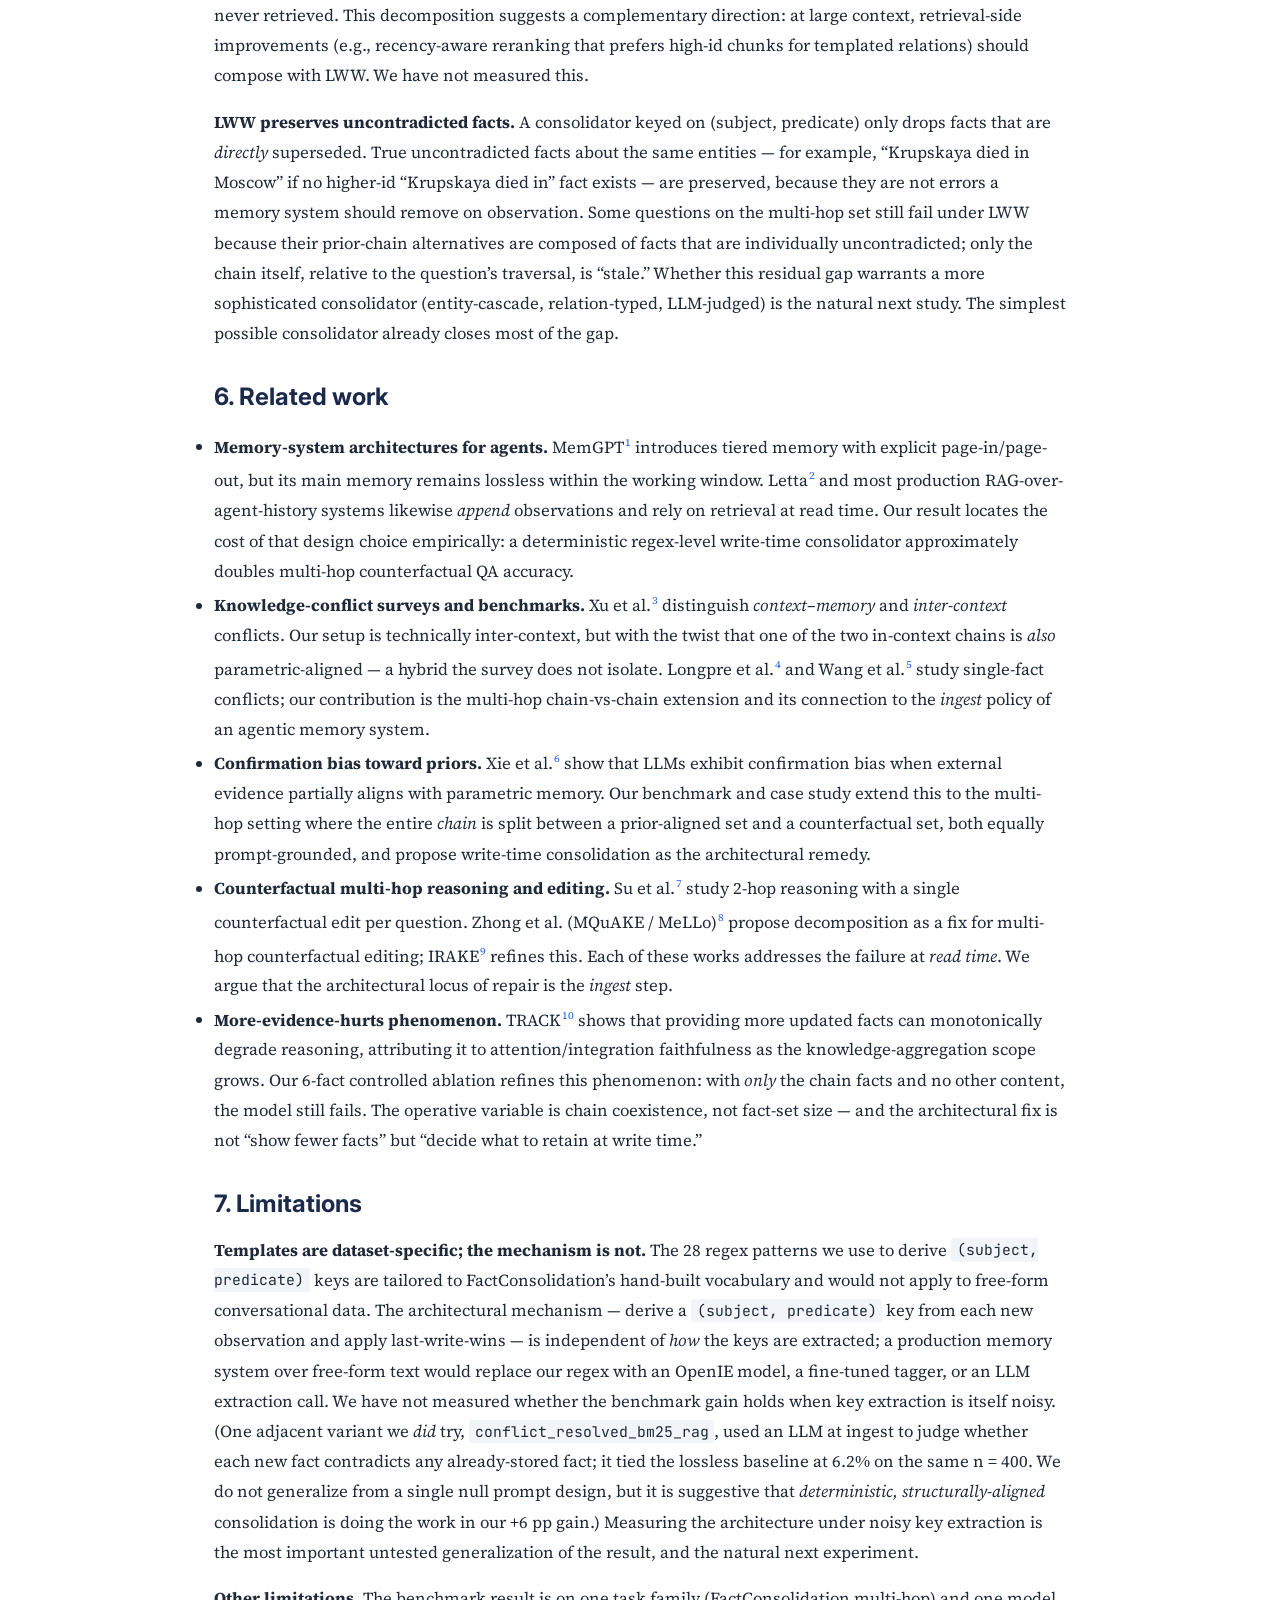
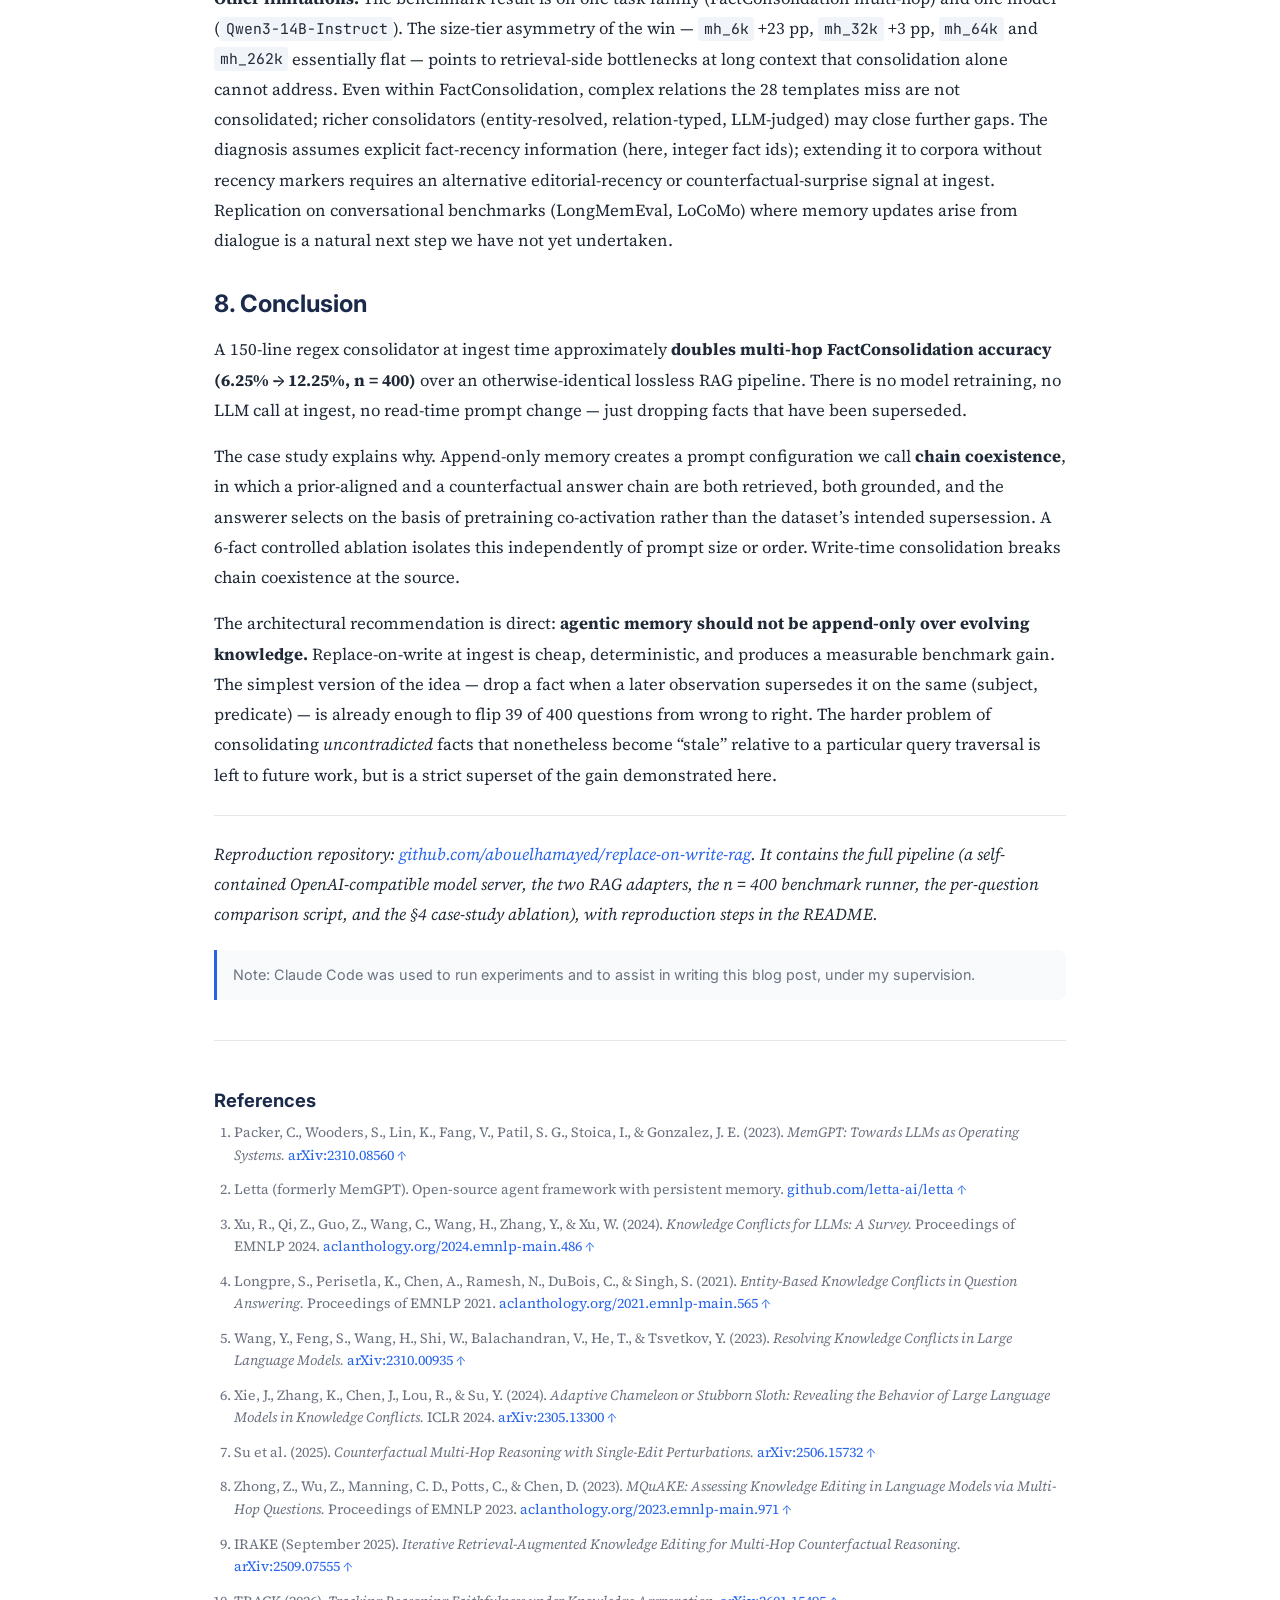
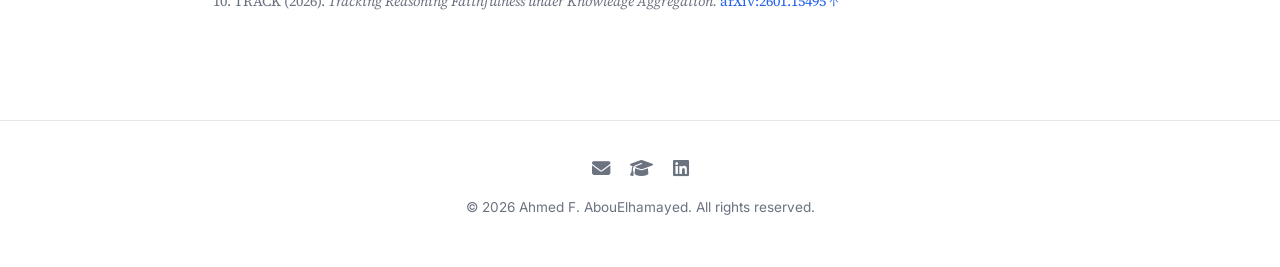
<file: blog/replace_on_write_rag.html>
<!DOCTYPE html>
<html lang="en">
<head>
  <meta charset="UTF-8">
  <meta name="viewport" content="width=device-width, initial-scale=1.0">
  <title>Replace-on-Write Memory Doubles Multi-Hop Counterfactual QA Accuracy - Ahmed F. AbouElhamayed</title>
  <meta name="description" content="A 150-line regex consolidator at ingest time approximately doubles multi-hop FactConsolidation accuracy over an otherwise-identical lossless RAG pipeline.">

  <link rel="preconnect" href="https://fonts.googleapis.com">
  <link rel="preconnect" href="https://fonts.gstatic.com" crossorigin>
  <link href="https://fonts.googleapis.com/css2?family=Inter:wght@400;500;600;700&family=Source+Serif+4:ital,wght@0,400;0,600;1,400&family=JetBrains+Mono:wght@400;500&display=swap" rel="stylesheet">
  <link rel="stylesheet" href="https://cdnjs.cloudflare.com/ajax/libs/font-awesome/6.5.1/css/all.min.css">
  <link rel="stylesheet" href="../css/style.css">
  <style>
    .blog-post-content table {
      width: 100%;
      border-collapse: collapse;
      margin: 1.25rem 0;
      font-family: var(--font-sans);
      font-size: 0.9rem;
    }
    .blog-post-content th,
    .blog-post-content td {
      padding: 0.5rem 0.75rem;
      border: 1px solid var(--color-border);
      text-align: left;
    }
    .blog-post-content th {
      background: var(--color-bg-alt);
      font-weight: 600;
    }
    .blog-post-content .footnotes {
      margin-top: 2.5rem;
      padding-top: 1.5rem;
      border-top: 1px solid var(--color-border);
      font-size: 0.88rem;
      color: var(--color-text-secondary);
    }
    .blog-post-content .footnotes ol {
      padding-left: 1.25rem;
    }
    .blog-post-content .footnotes li {
      margin-bottom: 0.75rem;
      line-height: 1.6;
    }
    .blog-post-content sup a {
      font-size: 0.75em;
      margin-left: 1px;
    }
    .blog-post-content .note {
      padding: 0.75rem 1rem;
      background: var(--color-bg-alt);
      border-left: 3px solid var(--color-accent);
      border-radius: 0 var(--radius) var(--radius) 0;
      margin: 1.25rem 0;
      font-family: var(--font-sans);
      font-size: 0.9rem;
      color: var(--color-text-secondary);
    }
    .blog-post-content blockquote {
      border-left: 3px solid var(--color-accent);
      padding: 0.5rem 1rem;
      margin: 1.25rem 0;
      color: var(--color-text-secondary);
      background: var(--color-bg-alt);
      border-radius: 0 var(--radius) var(--radius) 0;
    }
    .blog-post-content blockquote p {
      margin: 0.25rem 0;
    }
  </style>
</head>
<body>

  <nav class="navbar">
    <div class="container">
      <a href="../index.html" class="nav-brand">Ahmed F. AbouElhamayed</a>
      <div class="nav-right">
        <ul class="nav-links">
          <li><a href="../index.html">About</a></li>
          <li><a href="../publications.html">Publications</a></li>
          <li><a href="../cv.html">CV</a></li>
          <li><a href="index.html" class="active">Blog</a></li>
        </ul>
        <button class="theme-toggle" aria-label="Toggle dark mode"><i class="fas fa-moon"></i></button>
        <button class="hamburger" aria-label="Menu">
          <svg viewBox="0 0 24 24"><line x1="3" y1="6" x2="21" y2="6"/><line x1="3" y1="12" x2="21" y2="12"/><line x1="3" y1="18" x2="21" y2="18"/></svg>
        </button>
      </div>
    </div>
  </nav>

  <main class="page-content">
    <div class="container">

      <a href="index.html" class="back-link"><i class="fas fa-arrow-left"></i> Back to blog</a>

      <article>
        <header class="blog-post-header">
          <h1 class="blog-post-title">Replace-on-Write Memory Doubles Multi-Hop Counterfactual QA Accuracy</h1>
          <div class="blog-post-meta">
            <time>May 6, 2026</time>
          </div>
        </header>

        <div class="blog-post-content">

          <p>
            Append-only RAG over an agent&rsquo;s observation history is the dominant memory architecture in current agentic systems: every observation is added to a vector or document index, retrieved at query time, and concatenated into the answerer&rsquo;s prompt. We argue against this design point on the basis of a benchmark study on MemoryAgentBench&rsquo;s multi-hop FactConsolidation task. Replacing the lossless ingest with a deterministic, template-based last-write-wins consolidator &mdash; one that drops every fact superseded by a later observation with the same (subject, predicate), with no LLM call at ingest &mdash; improves accuracy from <strong>6.25% &rarr; 12.25% on n = 400 questions across four context-size tiers</strong> (<code>Qwen3-14B-Instruct</code>, BM25 top-5, identical answerer). The win is concentrated at short context (<code>mh_6k</code>: 6% &rarr; 29%, +23 pp absolute) and shrinks at longer context, where retrieval recall becomes the bottleneck. A controlled case study isolates the underlying mechanism: append-only memory exposes the answerer to <em>chain coexistence</em> in the prompt &mdash; both a prior-aligned and a counterfactual answer chain are equally surface-grounded, and the answerer selects on the basis of pretraining co-activation rather than the dataset&rsquo;s intended supersession. Replace-on-write breaks chain coexistence at the simplest possible cost.
          </p>

          <blockquote>
            <p><strong>Reproducing.</strong> All code, prompts, and reproduction steps for the result and the case-study ablation are at <a href="https://github.com/abouelhamayed/replace-on-write-rag" target="_blank" rel="noopener">github.com/abouelhamayed/replace-on-write-rag</a>. The README walks through serving the model, running the n = 400 benchmark, and reproducing the &sect;4 ablation in three commands.</p>
          </blockquote>

          <hr style="margin:1.5rem 0; border:none; border-top:1px solid var(--color-border);">

          <h2>1. Setup</h2>

          <p>
            <strong>Dataset.</strong> <a href="https://huggingface.co/datasets/ai-hyz/MemoryAgentBench" target="_blank" rel="noopener">MemoryAgentBench</a>&rsquo;s <code>Conflict_Resolution</code> split contains <em>FactConsolidation</em> tasks: synthetic haystacks of <code>&lt;id&gt;. &lt;statement&gt;</code> lines built from MQuAKE counterfactual edit pairs, with gold facts inserted at high fact ids to supersede prior-aligned facts at lower ids about the same entities. We focus on the multi-hop variant (<code>factconsolidation_mh</code>), which requires composing 3 facts to answer. Four context-size tiers (<code>mh_6k</code> &asymp; 26 K chars, <code>mh_32k</code> &asymp; 137 K, <code>mh_64k</code> &asymp; 273 K, <code>mh_262k</code> &asymp; 1.1 M); 100 questions per tier; n = 400. The dataset construction places the gold chain at higher fact ids than any prior-aligned alternative, and the grader rewards the higher chain.
          </p>

          <p>
            <strong>Pipeline.</strong> <code>Qwen3-14B-Instruct</code> in BF16 served locally over an OpenAI-compatible HTTP shim, temperature 0, thinking-mode disabled. BM25 (Okapi, <code>k1 = 1.5</code>, <code>b = 0.75</code>) over 4096-character chunks with 256-character overlap, top-5 retrieved. Production answerer prompt: <code>"You answer the user's question using only the retrieved passages. If they don't contain the answer, say 'I don't know'. Be brief."</code> LLM-as-judge for grading.
          </p>

          <h2>2. Two ingest policies</h2>

          <p>We hold the entire pipeline fixed except the ingest step:</p>

          <ul>
            <li><strong>Lossless (<code>bm25_rag</code>).</strong> The baseline. The haystack is ingested verbatim into the BM25 index. This is the design point of every &ldquo;RAG over agent history&rdquo; we are aware of.</li>
            <li><strong>Replace-on-write (<code>lww_consolidated_bm25_rag</code>).</strong> Before chunking, we run a deterministic last-write-wins pass. Each numbered-fact line is matched against 28 relation templates (<code>X is married to Y</code>, <code>The capital of X is Y</code>, <code>X died in the city of Y</code>, <code>The headquarters of X is located in Y</code>, &hellip;). Within each (predicate, subject) group identified by the templates, only the highest-id fact is retained; earlier facts are dropped. Lines that don&rsquo;t match any template pass through unchanged. <strong>No LLM is consulted at ingest.</strong> The remainder of the pipeline (chunking, BM25, top-5 retrieval, answerer) is identical to the baseline.</li>
          </ul>

          <p>
            The consolidator is intentionally minimal: ~150 lines of regex, deterministic, single-pass over the haystack at ingest. It is a strict subset of what a production memory system could do at write time.
          </p>

          <h2>3. Benchmark result</h2>

          <table>
            <thead>
              <tr><th>Tier</th><th>Lossless</th><th>LWW-consolidated</th><th>&Delta;</th></tr>
            </thead>
            <tbody>
              <tr><td><code>mh_6k</code> (&asymp; 26 K chars)</td><td>6.0% (6/100)</td><td><strong>29.0%</strong> (29/100)</td><td><strong>+23.0 pp</strong></td></tr>
              <tr><td><code>mh_32k</code> (&asymp; 137 K chars)</td><td>8.0% (8/100)</td><td>11.0% (11/100)</td><td>+3.0 pp</td></tr>
              <tr><td><code>mh_64k</code> (&asymp; 273 K chars)</td><td>8.0% (8/100)</td><td>7.0% (7/100)</td><td>&minus;1.0 pp</td></tr>
              <tr><td><code>mh_262k</code> (&asymp; 1.1 M chars)</td><td>3.0% (3/100)</td><td>2.0% (2/100)</td><td>&minus;1.0 pp</td></tr>
              <tr><td><strong>Total (n = 400)</strong></td><td><strong>6.25%</strong> (25/400)</td><td><strong>12.25%</strong> (49/400)</td><td><strong>+6.0 pp</strong></td></tr>
            </tbody>
          </table>

          <p>
            Per-question delta over the 400 shared keys: <strong>39 wins</strong> (LWW correct, lossless wrong), <strong>15 losses</strong> (lossless correct, LWW wrong), <strong>10 both right</strong>, <strong>336 both wrong</strong>. Net wins: +24 absolute.
          </p>

          <p>Sample wins are textbook prior-chain failures fixed by consolidation:</p>

          <ul>
            <li><em>&ldquo;Country of origin of the sport that the New Firm is related to&rdquo;</em> &mdash; baseline &rarr; <strong>England</strong>, LWW &rarr; <strong>Japan</strong> (gold).</li>
            <li><em>&ldquo;Chief of state of the country where Leo Stein has citizenship&rdquo;</em> &mdash; baseline &rarr; <strong>Donald Trump</strong>, LWW &rarr; <strong>Connachta</strong> (gold).</li>
          </ul>

          <p>
            Each is a question whose haystack contains both a real-world prior fact and a higher-id counterfactual edit. The lossless pipeline retrieves both and the answerer reverts to the prior; the consolidated pipeline retrieves only the edit. The 15 losses are split between LWW dropping a fact that the question happened to need and LWW driving the model to abstain (<code>"I don't know"</code>) on a question the baseline got partially right.
          </p>

          <p>
            The size-tier asymmetry is informative. The win is concentrated at short context, where BM25 top-5 is dense enough that consolidation removes prior-chain leakers from the retrieved set. At very long context (<code>mh_262k</code>), the gold chain often does not enter top-5 in the first place; consolidation cannot rescue a question whose gold facts are never retrieved. We return to this in &sect;5.
          </p>

          <h2>4. Mechanism: chain coexistence in the prompt</h2>

          <p>
            To explain <em>why</em> a regex-level consolidator produces this result, we examine one of the failing instances from <code>mh_6k</code>. The question:
          </p>

          <blockquote>
            <p><em>&ldquo;What is the place of death of the partner of the head of government of the Council of People&rsquo;s Commissars?&rdquo;</em></p>
          </blockquote>

          <p>Gold answer: <strong>Mansourah, Algeria</strong>. The composing chain:</p>

          <table>
            <thead>
              <tr><th>Hop</th><th>Fact id</th><th>Statement</th></tr>
            </thead>
            <tbody>
              <tr><td>1</td><td>351</td><td>The current head of the Council of People&rsquo;s Commissars government is <strong>Tony Blair</strong>.</td></tr>
              <tr><td>2</td><td>424</td><td>Tony Blair is married to <strong>Alan Jay Lerner</strong>.</td></tr>
              <tr><td>3</td><td>394</td><td>Alan Jay Lerner died in the city of <strong>Mansourah, Algeria</strong>.</td></tr>
            </tbody>
          </table>

          <p>
            The lossless BM25-RAG pipeline retrieves all three of these into the top-5 chunks (verified by inspection), yet <code>Qwen3-14B</code> answers <strong>&ldquo;Moscow&rdquo;</strong>.
          </p>

          <p>The reason is that the same haystack contains a parallel, fully self-consistent chain composed of <em>lower-id</em> facts:</p>

          <table>
            <thead>
              <tr><th>Hop</th><th>Prior-aligned chain</th><th>Counterfactual chain</th></tr>
            </thead>
            <tbody>
              <tr><td>Council head</td><td>fact <strong>324</strong> &mdash; Vladimir Lenin</td><td>fact <strong>351</strong> &mdash; Tony Blair</td></tr>
              <tr><td>Partner</td><td>fact <strong>422</strong> &mdash; Nadezhda Krupskaya</td><td>fact <strong>424</strong> &mdash; Alan Jay Lerner</td></tr>
              <tr><td>Place of death</td><td>fact <strong>302</strong> &mdash; Moscow</td><td>fact <strong>394</strong> &mdash; Mansourah, Algeria</td></tr>
              <tr><td>Implied answer</td><td><strong>Moscow</strong></td><td><strong>Mansourah, Algeria</strong></td></tr>
            </tbody>
          </table>

          <p>
            Both chains are present in the haystack, both are surface-grounded by the same retrievers that surface the gold chain, and only one of them coincides with the model&rsquo;s pretraining priors. The dataset&rsquo;s grader rewards the higher-numbered chain because the dataset construction places gold facts at later ids &mdash; but this convention is nowhere visible to the answerer.
          </p>

          <p>
            To verify that <em>chain coexistence</em> &mdash; and not, for example, distractor noise &mdash; is what causes the failure, we run a minimal controlled prompt-construction experiment. Let <code>G = {351, 424, 394}</code> (gold-chain facts), <code>P = {324, 422, 302}</code> (prior-chain facts), and <code>D_n</code> denote a random sample of <code>n</code> facts from the haystack whose text contains none of {Lenin, Krupskaya, Moscow, Tony Blair, Lerner, Mansourah, Algeria, &ldquo;Council of People&rdquo;}. All prompts use the same minimal answerer instruction; decoding is deterministic.
          </p>

          <table>
            <thead>
              <tr><th>#</th><th>Prompt</th><th>Result</th></tr>
            </thead>
            <tbody>
              <tr><td>E1</td><td><code>G</code> only (3 facts)</td><td>&#10003; Mansourah, Algeria</td></tr>
              <tr><td>E2</td><td><code>P</code> only (3 facts)</td><td>Moscow</td></tr>
              <tr><td>E3</td><td><code>G &cup; P</code> (6 facts), sorted by id</td><td><strong>Moscow</strong></td></tr>
              <tr><td>E3&prime;</td><td><code>G &cup; P</code>, ordered prior-then-gold</td><td>Moscow</td></tr>
              <tr><td>E3&Prime;</td><td><code>G &cup; P</code>, ordered gold-then-prior</td><td>Moscow</td></tr>
              <tr><td>E4</td><td><code>G &cup; D_100</code> (103 facts)</td><td>&#10003; Mansourah, Algeria</td></tr>
              <tr><td>E5</td><td><code>G &cup; P &cup; D_100</code> (106 facts)</td><td>Moscow</td></tr>
            </tbody>
          </table>

          <p>
            E1 establishes the answerer can solve the question end-to-end. E3/E3&prime;/E3&Prime; is the decisive test: with no other content in the prompt at all, <strong>six facts in any of three orderings produce the prior-chain answer</strong>. E4 establishes that 100 chain-irrelevant distractors do not impair the gold-chain answer when only the gold chain is present. E5 shows that adding the prior chain back to E4 immediately re-induces the failure.
          </p>

          <p>
            The operative variable is chain coexistence, not noise. When both chains are present in the prompt, the answerer selects between them on the basis of pretraining co-activation. Lenin&ndash;Krupskaya&ndash;Moscow is a single tightly co-activated cluster from pretraining; Tony Blair&ndash;Alan Jay Lerner&ndash;Mansourah is three nearly-disjoint clusters. The chain with stronger co-activation wins, regardless of order.
          </p>

          <p>
            Replace-on-write breaks this configuration at the source. The (subject, predicate) LWW consolidator drops fact 324 because 351 supersedes it on <code>(head_of_gov, "Council of People's Commissars")</code>. With 324 gone, the prior chain has no hop-1 anchor; the only hop-1 candidate the retrieved passages contain is Tony Blair. From there, only the gold chain composes &mdash; 422 is about Lenin and 302 is about Krupskaya, neither of whom hop 2 will traverse. The consolidator does not need to reason about chains; it only needs to delete a single line. The &sect;3 benchmark numbers are the empirical consequence: across 400 questions, the LWW consolidator removes enough prior-chain hop-1 leakers to flip 39 question outcomes from wrong to right.
          </p>

          <h2>5. Discussion</h2>

          <p>
            <strong>The win is bounded by retrieval, not by the consolidator.</strong> At short context (<code>mh_6k</code>) the BM25 top-5 typically surfaces both chains; consolidation strips the prior chain and leaves the gold chain alone. At very long context (<code>mh_262k</code>), gold facts are often not in the top-5 to begin with, and consolidation cannot rescue what was never retrieved. This decomposition suggests a complementary direction: at large context, retrieval-side improvements (e.g., recency-aware reranking that prefers high-id chunks for templated relations) should compose with LWW. We have not measured this.
          </p>

          <p>
            <strong>LWW preserves uncontradicted facts.</strong> A consolidator keyed on (subject, predicate) only drops facts that are <em>directly</em> superseded. True uncontradicted facts about the same entities &mdash; for example, &ldquo;Krupskaya died in Moscow&rdquo; if no higher-id &ldquo;Krupskaya died in&rdquo; fact exists &mdash; are preserved, because they are not errors a memory system should remove on observation. Some questions on the multi-hop set still fail under LWW because their prior-chain alternatives are composed of facts that are individually uncontradicted; only the chain itself, relative to the question&rsquo;s traversal, is &ldquo;stale.&rdquo; Whether this residual gap warrants a more sophisticated consolidator (entity-cascade, relation-typed, LLM-judged) is the natural next study. The simplest possible consolidator already closes most of the gap.
          </p>

          <h2>6. Related work</h2>

          <ul>
            <li><strong>Memory-system architectures for agents.</strong> MemGPT<sup><a href="#fn1" id="ref1">1</a></sup> introduces tiered memory with explicit page-in/page-out, but its main memory remains lossless within the working window. Letta<sup><a href="#fn2" id="ref2">2</a></sup> and most production RAG-over-agent-history systems likewise <em>append</em> observations and rely on retrieval at read time. Our result locates the cost of that design choice empirically: a deterministic regex-level write-time consolidator approximately doubles multi-hop counterfactual QA accuracy.</li>
            <li><strong>Knowledge-conflict surveys and benchmarks.</strong> Xu et al.<sup><a href="#fn3" id="ref3">3</a></sup> distinguish <em>context&ndash;memory</em> and <em>inter-context</em> conflicts. Our setup is technically inter-context, but with the twist that one of the two in-context chains is <em>also</em> parametric-aligned &mdash; a hybrid the survey does not isolate. Longpre et al.<sup><a href="#fn4" id="ref4">4</a></sup> and Wang et al.<sup><a href="#fn5" id="ref5">5</a></sup> study single-fact conflicts; our contribution is the multi-hop chain-vs-chain extension and its connection to the <em>ingest</em> policy of an agentic memory system.</li>
            <li><strong>Confirmation bias toward priors.</strong> Xie et al.<sup><a href="#fn6" id="ref6">6</a></sup> show that LLMs exhibit confirmation bias when external evidence partially aligns with parametric memory. Our benchmark and case study extend this to the multi-hop setting where the entire <em>chain</em> is split between a prior-aligned set and a counterfactual set, both equally prompt-grounded, and propose write-time consolidation as the architectural remedy.</li>
            <li><strong>Counterfactual multi-hop reasoning and editing.</strong> Su et al.<sup><a href="#fn7" id="ref7">7</a></sup> study 2-hop reasoning with a single counterfactual edit per question. Zhong et al. (MQuAKE / MeLLo)<sup><a href="#fn8" id="ref8">8</a></sup> propose decomposition as a fix for multi-hop counterfactual editing; IRAKE<sup><a href="#fn9" id="ref9">9</a></sup> refines this. Each of these works addresses the failure at <em>read time</em>. We argue that the architectural locus of repair is the <em>ingest</em> step.</li>
            <li><strong>More-evidence-hurts phenomenon.</strong> TRACK<sup><a href="#fn10" id="ref10">10</a></sup> shows that providing more updated facts can monotonically degrade reasoning, attributing it to attention/integration faithfulness as the knowledge-aggregation scope grows. Our 6-fact controlled ablation refines this phenomenon: with <em>only</em> the chain facts and no other content, the model still fails. The operative variable is chain coexistence, not fact-set size &mdash; and the architectural fix is not &ldquo;show fewer facts&rdquo; but &ldquo;decide what to retain at write time.&rdquo;</li>
          </ul>

          <h2>7. Limitations</h2>

          <p>
            <strong>Templates are dataset-specific; the mechanism is not.</strong> The 28 regex patterns we use to derive <code>(subject, predicate)</code> keys are tailored to FactConsolidation&rsquo;s hand-built vocabulary and would not apply to free-form conversational data. The architectural mechanism &mdash; derive a <code>(subject, predicate)</code> key from each new observation and apply last-write-wins &mdash; is independent of <em>how</em> the keys are extracted; a production memory system over free-form text would replace our regex with an OpenIE model, a fine-tuned tagger, or an LLM extraction call. We have not measured whether the benchmark gain holds when key extraction is itself noisy. (One adjacent variant we <em>did</em> try, <code>conflict_resolved_bm25_rag</code>, used an LLM at ingest to judge whether each new fact contradicts any already-stored fact; it tied the lossless baseline at 6.2% on the same n = 400. We do not generalize from a single null prompt design, but it is suggestive that <em>deterministic, structurally-aligned</em> consolidation is doing the work in our +6 pp gain.) Measuring the architecture under noisy key extraction is the most important untested generalization of the result, and the natural next experiment.
          </p>

          <p>
            <strong>Other limitations.</strong> The benchmark result is on one task family (FactConsolidation multi-hop) and one model (<code>Qwen3-14B-Instruct</code>). The size-tier asymmetry of the win &mdash; <code>mh_6k</code> +23 pp, <code>mh_32k</code> +3 pp, <code>mh_64k</code> and <code>mh_262k</code> essentially flat &mdash; points to retrieval-side bottlenecks at long context that consolidation alone cannot address. Even within FactConsolidation, complex relations the 28 templates miss are not consolidated; richer consolidators (entity-resolved, relation-typed, LLM-judged) may close further gaps. The diagnosis assumes explicit fact-recency information (here, integer fact ids); extending it to corpora without recency markers requires an alternative editorial-recency or counterfactual-surprise signal at ingest. Replication on conversational benchmarks (LongMemEval, LoCoMo) where memory updates arise from dialogue is a natural next step we have not yet undertaken.
          </p>

          <h2>8. Conclusion</h2>

          <p>
            A 150-line regex consolidator at ingest time approximately <strong>doubles multi-hop FactConsolidation accuracy (6.25% &rarr; 12.25%, n = 400)</strong> over an otherwise-identical lossless RAG pipeline. There is no model retraining, no LLM call at ingest, no read-time prompt change &mdash; just dropping facts that have been superseded.
          </p>

          <p>
            The case study explains why. Append-only memory creates a prompt configuration we call <strong>chain coexistence</strong>, in which a prior-aligned and a counterfactual answer chain are both retrieved, both grounded, and the answerer selects on the basis of pretraining co-activation rather than the dataset&rsquo;s intended supersession. A 6-fact controlled ablation isolates this independently of prompt size or order. Write-time consolidation breaks chain coexistence at the source.
          </p>

          <p>
            The architectural recommendation is direct: <strong>agentic memory should not be append-only over evolving knowledge.</strong> Replace-on-write at ingest is cheap, deterministic, and produces a measurable benchmark gain. The simplest version of the idea &mdash; drop a fact when a later observation supersedes it on the same (subject, predicate) &mdash; is already enough to flip 39 of 400 questions from wrong to right. The harder problem of consolidating <em>uncontradicted</em> facts that nonetheless become &ldquo;stale&rdquo; relative to a particular query traversal is left to future work, but is a strict superset of the gain demonstrated here.
          </p>

          <hr style="margin:1.5rem 0; border:none; border-top:1px solid var(--color-border);">

          <p>
            <em>Reproduction repository: <a href="https://github.com/abouelhamayed/replace-on-write-rag" target="_blank" rel="noopener">github.com/abouelhamayed/replace-on-write-rag</a>. It contains the full pipeline (a self-contained OpenAI-compatible model server, the two RAG adapters, the n = 400 benchmark runner, the per-question comparison script, and the &sect;4 case-study ablation), with reproduction steps in the README.</em>
          </p>

          <div class="note">
            Note: Claude Code was used to run experiments and to assist in writing this blog post, under my supervision.
          </div>

          <div class="footnotes">
            <h3>References</h3>
            <ol>
              <li id="fn1">Packer, C., Wooders, S., Lin, K., Fang, V., Patil, S. G., Stoica, I., &amp; Gonzalez, J. E. (2023). <em>MemGPT: Towards LLMs as Operating Systems.</em> <a href="https://arxiv.org/abs/2310.08560" target="_blank" rel="noopener">arXiv:2310.08560</a> <a href="#ref1">&uarr;</a></li>
              <li id="fn2">Letta (formerly MemGPT). Open-source agent framework with persistent memory. <a href="https://github.com/letta-ai/letta" target="_blank" rel="noopener">github.com/letta-ai/letta</a> <a href="#ref2">&uarr;</a></li>
              <li id="fn3">Xu, R., Qi, Z., Guo, Z., Wang, C., Wang, H., Zhang, Y., &amp; Xu, W. (2024). <em>Knowledge Conflicts for LLMs: A Survey.</em> Proceedings of EMNLP 2024. <a href="https://aclanthology.org/2024.emnlp-main.486.pdf" target="_blank" rel="noopener">aclanthology.org/2024.emnlp-main.486</a> <a href="#ref3">&uarr;</a></li>
              <li id="fn4">Longpre, S., Perisetla, K., Chen, A., Ramesh, N., DuBois, C., &amp; Singh, S. (2021). <em>Entity-Based Knowledge Conflicts in Question Answering.</em> Proceedings of EMNLP 2021. <a href="https://aclanthology.org/2021.emnlp-main.565/" target="_blank" rel="noopener">aclanthology.org/2021.emnlp-main.565</a> <a href="#ref4">&uarr;</a></li>
              <li id="fn5">Wang, Y., Feng, S., Wang, H., Shi, W., Balachandran, V., He, T., &amp; Tsvetkov, Y. (2023). <em>Resolving Knowledge Conflicts in Large Language Models.</em> <a href="https://arxiv.org/abs/2310.00935" target="_blank" rel="noopener">arXiv:2310.00935</a> <a href="#ref5">&uarr;</a></li>
              <li id="fn6">Xie, J., Zhang, K., Chen, J., Lou, R., &amp; Su, Y. (2024). <em>Adaptive Chameleon or Stubborn Sloth: Revealing the Behavior of Large Language Models in Knowledge Conflicts.</em> ICLR 2024. <a href="https://arxiv.org/abs/2305.13300" target="_blank" rel="noopener">arXiv:2305.13300</a> <a href="#ref6">&uarr;</a></li>
              <li id="fn7">Su et al. (2025). <em>Counterfactual Multi-Hop Reasoning with Single-Edit Perturbations.</em> <a href="https://arxiv.org/abs/2506.15732" target="_blank" rel="noopener">arXiv:2506.15732</a> <a href="#ref7">&uarr;</a></li>
              <li id="fn8">Zhong, Z., Wu, Z., Manning, C. D., Potts, C., &amp; Chen, D. (2023). <em>MQuAKE: Assessing Knowledge Editing in Language Models via Multi-Hop Questions.</em> Proceedings of EMNLP 2023. <a href="https://aclanthology.org/2023.emnlp-main.971.pdf" target="_blank" rel="noopener">aclanthology.org/2023.emnlp-main.971</a> <a href="#ref8">&uarr;</a></li>
              <li id="fn9">IRAKE (September 2025). <em>Iterative Retrieval-Augmented Knowledge Editing for Multi-Hop Counterfactual Reasoning.</em> <a href="https://arxiv.org/html/2509.07555" target="_blank" rel="noopener">arXiv:2509.07555</a> <a href="#ref9">&uarr;</a></li>
              <li id="fn10">TRACK (2026). <em>Tracking Reasoning Faithfulness under Knowledge Aggregation.</em> <a href="https://arxiv.org/abs/2601.15495" target="_blank" rel="noopener">arXiv:2601.15495</a> <a href="#ref10">&uarr;</a></li>
            </ol>
          </div>

        </div>
      </article>

    </div>
  </main>

  <footer class="footer">
    <div class="container">
      <div class="footer-links">
        <a href="mailto:afa55@cornell.edu" aria-label="Email"><i class="fas fa-envelope"></i></a>
        <a href="https://scholar.google.com/citations?user=tzaaYKMAAAAJ&hl=en" target="_blank" rel="noopener" aria-label="Google Scholar"><i class="fas fa-graduation-cap"></i></a>
        <a href="https://www.linkedin.com/in/aabouelhamayed/" target="_blank" rel="noopener" aria-label="LinkedIn"><i class="fab fa-linkedin"></i></a>
      </div>
      <p>&copy; 2026 Ahmed F. AbouElhamayed. All rights reserved.</p>
    </div>
  </footer>

  <script src="../js/main.js"></script>
</body>
</html>
</file>
<file: css/style.css>
/* ============================================
   Ahmed F. AbouElhamayed - Academic Website
   ============================================ */

/* ---------- CSS Variables ---------- */
:root {
  --color-primary: #1b2a4a;
  --color-accent: #2563eb;
  --color-accent-hover: #1d4ed8;
  --color-text: #1f2937;
  --color-text-secondary: #6b7280;
  --color-bg: #ffffff;
  --color-bg-alt: #f8fafc;
  --color-border: #e5e7eb;
  --color-card-bg: #ffffff;
  --color-nav-bg: rgba(255, 255, 255, 0.9);
  --color-tag-bg: #eff6ff;
  --color-tag-text: #2563eb;
  --color-code-bg: #f1f5f9;
  --font-sans: 'Inter', -apple-system, BlinkMacSystemFont, 'Segoe UI', sans-serif;
  --font-serif: 'Source Serif 4', 'Georgia', serif;
  --font-mono: 'JetBrains Mono', 'Fira Code', monospace;
  --shadow-sm: 0 1px 2px rgba(0,0,0,0.05);
  --shadow-md: 0 4px 6px -1px rgba(0,0,0,0.07), 0 2px 4px -2px rgba(0,0,0,0.05);
  --shadow-lg: 0 10px 15px -3px rgba(0,0,0,0.08), 0 4px 6px -4px rgba(0,0,0,0.05);
  --radius: 8px;
  --max-width: 900px;
  --transition: 0.2s ease;
}

/* ---------- Dark Mode ---------- */
[data-theme="dark"] {
  --color-primary: #e2e8f0;
  --color-accent: #60a5fa;
  --color-accent-hover: #93bbfd;
  --color-text: #e2e8f0;
  --color-text-secondary: #94a3b8;
  --color-bg: #0f172a;
  --color-bg-alt: #1e293b;
  --color-border: #334155;
  --color-card-bg: #1e293b;
  --color-nav-bg: rgba(15, 23, 42, 0.9);
  --color-tag-bg: #1e3a5f;
  --color-tag-text: #93bbfd;
  --color-code-bg: #1e293b;
}

/* ---------- Reset & Base ---------- */
*, *::before, *::after {
  margin: 0;
  padding: 0;
  box-sizing: border-box;
}

html {
  scroll-behavior: smooth;
  font-size: 16px;
}

body {
  font-family: var(--font-sans);
  color: var(--color-text);
  background: var(--color-bg);
  line-height: 1.7;
  -webkit-font-smoothing: antialiased;
  -moz-osx-font-smoothing: grayscale;
  transition: background var(--transition), color var(--transition);
}

a {
  color: var(--color-accent);
  text-decoration: none;
  transition: color var(--transition);
}

a:hover {
  color: var(--color-accent-hover);
}

img {
  max-width: 100%;
  height: auto;
  display: block;
}

::selection {
  background: var(--color-accent);
  color: #fff;
}

/* ---------- Typography ---------- */
h1, h2, h3, h4 {
  font-family: var(--font-sans);
  font-weight: 700;
  line-height: 1.3;
  color: var(--color-primary);
}

h1 { font-size: 2rem; }
h2 { font-size: 1.5rem; margin-bottom: 1rem; }
h3 { font-size: 1.15rem; margin-bottom: 0.5rem; }

p { margin-bottom: 1rem; }

/* ---------- Navigation ---------- */
.navbar {
  position: sticky;
  top: 0;
  z-index: 100;
  background: var(--color-nav-bg);
  border-bottom: 1px solid var(--color-border);
  backdrop-filter: blur(12px);
  -webkit-backdrop-filter: blur(12px);
  transition: background var(--transition), border-color var(--transition);
}

.navbar .container {
  max-width: var(--max-width);
  margin: 0 auto;
  padding: 0 1.5rem;
  display: flex;
  align-items: center;
  justify-content: space-between;
  height: 60px;
}

.nav-brand {
  font-weight: 700;
  font-size: 1.1rem;
  color: var(--color-primary);
  letter-spacing: -0.02em;
}

.nav-brand:hover {
  color: var(--color-accent);
}

.nav-right {
  display: flex;
  align-items: center;
  gap: 0.5rem;
}

.nav-links {
  display: flex;
  align-items: center;
  gap: 0.25rem;
  list-style: none;
}

.nav-links a {
  padding: 0.4rem 0.75rem;
  border-radius: 6px;
  font-size: 0.9rem;
  font-weight: 500;
  color: var(--color-text-secondary);
  transition: color var(--transition), background var(--transition);
}

.nav-links a:hover,
.nav-links a.active {
  color: var(--color-accent);
  background: var(--color-tag-bg);
}

.theme-toggle {
  background: none;
  border: 1px solid var(--color-border);
  border-radius: 6px;
  padding: 0.4rem 0.6rem;
  cursor: pointer;
  font-size: 1rem;
  color: var(--color-text-secondary);
  transition: all var(--transition);
  display: flex;
  align-items: center;
}

.theme-toggle:hover {
  border-color: var(--color-accent);
  color: var(--color-accent);
}

.hamburger {
  display: none;
  background: none;
  border: none;
  cursor: pointer;
  padding: 0.5rem;
  color: var(--color-text);
}

.hamburger svg {
  width: 24px;
  height: 24px;
  stroke: currentColor;
  fill: none;
  stroke-width: 2;
  stroke-linecap: round;
}

/* ---------- Layout ---------- */
.container {
  max-width: var(--max-width);
  margin: 0 auto;
  padding: 0 1.5rem;
}

.page-content {
  padding: 3rem 0 4rem;
}

/* ---------- Profile / Hero ---------- */
.profile {
  display: grid;
  grid-template-columns: 200px 1fr;
  gap: 2.5rem;
  align-items: start;
  margin-bottom: 3rem;
}

.profile-photo {
  width: 200px;
  height: 200px;
  border-radius: 50%;
  object-fit: cover;
  border: 3px solid var(--color-border);
  transition: border-color var(--transition);
}

.profile-photo:hover {
  border-color: var(--color-accent);
}

.profile-info h1 {
  margin-bottom: 0.25rem;
  font-size: 2rem;
  letter-spacing: -0.02em;
}

.profile-title {
  font-size: 1.05rem;
  color: var(--color-text-secondary);
  margin-bottom: 0.75rem;
}

.profile-affiliation {
  font-size: 0.95rem;
  color: var(--color-text-secondary);
  margin-bottom: 1rem;
}

.profile-links {
  display: flex;
  gap: 0.75rem;
  flex-wrap: wrap;
}

.profile-links a {
  display: inline-flex;
  align-items: center;
  gap: 0.35rem;
  padding: 0.35rem 0.75rem;
  border: 1px solid var(--color-border);
  border-radius: 6px;
  font-size: 0.85rem;
  color: var(--color-text-secondary);
  transition: all var(--transition);
}

.profile-links a:hover {
  border-color: var(--color-accent);
  color: var(--color-accent);
  background: var(--color-tag-bg);
}

.profile-links a i {
  font-size: 0.95rem;
}

/* ---------- Section ---------- */
.section {
  margin-bottom: 3rem;
}

.section-title {
  font-size: 1.35rem;
  font-weight: 700;
  margin-bottom: 1.25rem;
  padding-bottom: 0.5rem;
  border-bottom: 2px solid var(--color-border);
  letter-spacing: -0.01em;
}

/* ---------- Research Interests ---------- */
.interests-grid {
  display: flex;
  flex-wrap: wrap;
  gap: 0.5rem;
}

.interest-tag {
  display: inline-block;
  padding: 0.4rem 0.85rem;
  background: var(--color-tag-bg);
  color: var(--color-tag-text);
  border-radius: 20px;
  font-size: 0.85rem;
  font-weight: 500;
}

/* ---------- News ---------- */
.news-list {
  list-style: none;
}

.news-item {
  display: flex;
  gap: 1rem;
  padding: 0.75rem 0;
  border-bottom: 1px solid var(--color-border);
  font-size: 0.95rem;
}

.news-item:last-child {
  border-bottom: none;
}

.news-date {
  flex-shrink: 0;
  width: 90px;
  color: var(--color-text-secondary);
  font-size: 0.85rem;
  font-weight: 500;
  font-family: var(--font-mono);
}

/* ---------- Publication Card ---------- */
.pub-list {
  display: flex;
  flex-direction: column;
  gap: 1.5rem;
}

.pub-item {
  padding: 1.25rem;
  border: 1px solid var(--color-border);
  border-radius: var(--radius);
  background: var(--color-card-bg);
  transition: border-color var(--transition), box-shadow var(--transition);
}

.pub-item:hover {
  border-color: var(--color-accent);
  box-shadow: var(--shadow-md);
}

.pub-venue {
  display: inline-block;
  padding: 0.2rem 0.6rem;
  background: var(--color-tag-bg);
  color: var(--color-tag-text);
  border-radius: 4px;
  font-size: 0.78rem;
  font-weight: 600;
  letter-spacing: 0.02em;
  margin-bottom: 0.5rem;
}

.pub-title {
  font-size: 1.05rem;
  font-weight: 600;
  margin-bottom: 0.35rem;
  color: var(--color-primary);
  line-height: 1.4;
}

.pub-title a {
  color: inherit;
}

.pub-title a:hover {
  color: var(--color-accent);
}

.pub-authors {
  font-size: 0.88rem;
  color: var(--color-text-secondary);
  margin-bottom: 0.35rem;
  line-height: 1.5;
}

.pub-authors .me {
  font-weight: 600;
  color: var(--color-text);
}

.pub-details {
  font-size: 0.85rem;
  color: var(--color-text-secondary);
  font-style: italic;
}

.pub-links {
  display: flex;
  gap: 0.5rem;
  margin-top: 0.6rem;
  flex-wrap: wrap;
}

.pub-link {
  display: inline-flex;
  align-items: center;
  gap: 0.3rem;
  padding: 0.25rem 0.6rem;
  border: 1px solid var(--color-border);
  border-radius: 4px;
  font-size: 0.78rem;
  font-weight: 500;
  color: var(--color-text-secondary);
  transition: all var(--transition);
}

.pub-link:hover {
  border-color: var(--color-accent);
  color: var(--color-accent);
}

/* ---------- Experience ---------- */
.timeline {
  position: relative;
  padding-left: 1.5rem;
  border-left: 2px solid var(--color-border);
}

.timeline-item {
  position: relative;
  padding-bottom: 2rem;
}

.timeline-item:last-child {
  padding-bottom: 0;
}

.timeline-item::before {
  content: '';
  position: absolute;
  left: -1.85rem;
  top: 0.35rem;
  width: 10px;
  height: 10px;
  border-radius: 50%;
  background: var(--color-accent);
  border: 2px solid var(--color-bg);
}

.timeline-header {
  display: flex;
  justify-content: space-between;
  align-items: baseline;
  flex-wrap: wrap;
  gap: 0.5rem;
  margin-bottom: 0.25rem;
}

.timeline-role {
  font-size: 1.05rem;
  font-weight: 600;
  color: var(--color-primary);
}

.timeline-date {
  font-size: 0.85rem;
  color: var(--color-text-secondary);
  font-family: var(--font-mono);
  white-space: nowrap;
}

.timeline-company {
  font-size: 0.95rem;
  color: var(--color-accent);
  margin-bottom: 0.25rem;
}

.timeline-location {
  font-size: 0.85rem;
  color: var(--color-text-secondary);
  margin-bottom: 0.5rem;
}

.timeline-desc {
  font-size: 0.92rem;
  color: var(--color-text-secondary);
}

.timeline-desc ul {
  list-style: disc;
  padding-left: 1.25rem;
}

.timeline-desc li {
  margin-bottom: 0.25rem;
}

/* ---------- Education ---------- */
.edu-item {
  display: flex;
  justify-content: space-between;
  align-items: baseline;
  flex-wrap: wrap;
  gap: 0.5rem;
  padding: 1rem 1.25rem;
  border: 1px solid var(--color-border);
  border-radius: var(--radius);
  margin-bottom: 1rem;
  background: var(--color-card-bg);
  transition: border-color var(--transition);
}

.edu-item:hover {
  border-color: var(--color-accent);
}

.edu-info h3 {
  color: var(--color-primary);
  margin-bottom: 0.15rem;
}

.edu-school {
  color: var(--color-accent);
  font-size: 0.95rem;
}

.edu-details {
  font-size: 0.88rem;
  color: var(--color-text-secondary);
  margin-top: 0.25rem;
}

.edu-date {
  font-size: 0.85rem;
  color: var(--color-text-secondary);
  font-family: var(--font-mono);
  white-space: nowrap;
  text-align: right;
}

/* ---------- Skills ---------- */
.skills-grid {
  display: grid;
  grid-template-columns: repeat(auto-fit, minmax(250px, 1fr));
  gap: 1rem;
}

.skill-category {
  padding: 1rem 1.25rem;
  border: 1px solid var(--color-border);
  border-radius: var(--radius);
  background: var(--color-card-bg);
}

.skill-category h3 {
  color: var(--color-primary);
  font-size: 0.95rem;
  margin-bottom: 0.6rem;
}

.skill-tags {
  display: flex;
  flex-wrap: wrap;
  gap: 0.35rem;
}

.skill-tag {
  padding: 0.2rem 0.55rem;
  background: var(--color-bg-alt);
  border: 1px solid var(--color-border);
  border-radius: 4px;
  font-size: 0.8rem;
  color: var(--color-text-secondary);
}

/* ---------- Achievements ---------- */
.achievement-list {
  list-style: none;
}

.achievement-item {
  display: flex;
  gap: 1rem;
  align-items: baseline;
  padding: 0.6rem 0;
  border-bottom: 1px solid var(--color-border);
}

.achievement-item:last-child {
  border-bottom: none;
}

.achievement-year {
  flex-shrink: 0;
  width: 80px;
  font-family: var(--font-mono);
  font-size: 0.85rem;
  color: var(--color-text-secondary);
  font-weight: 500;
}

.achievement-text {
  font-size: 0.95rem;
}

.achievement-text strong {
  color: var(--color-primary);
}

/* ---------- Blog ---------- */
.blog-list {
  display: flex;
  flex-direction: column;
  gap: 1.25rem;
}

.blog-card {
  padding: 1.5rem;
  border: 1px solid var(--color-border);
  border-radius: var(--radius);
  background: var(--color-card-bg);
  transition: border-color var(--transition), box-shadow var(--transition);
}

.blog-card:hover {
  border-color: var(--color-accent);
  box-shadow: var(--shadow-md);
}

.blog-card-date {
  font-size: 0.82rem;
  color: var(--color-text-secondary);
  font-family: var(--font-mono);
  margin-bottom: 0.4rem;
}

.blog-card-title {
  font-size: 1.15rem;
  font-weight: 600;
  margin-bottom: 0.5rem;
}

.blog-card-title a {
  color: var(--color-primary);
}

.blog-card-title a:hover {
  color: var(--color-accent);
}

.blog-card-excerpt {
  font-size: 0.92rem;
  color: var(--color-text-secondary);
  line-height: 1.6;
}

.blog-tags {
  display: flex;
  gap: 0.35rem;
  margin-top: 0.75rem;
}

.blog-tag {
  padding: 0.15rem 0.5rem;
  background: var(--color-tag-bg);
  color: var(--color-tag-text);
  border-radius: 4px;
  font-size: 0.75rem;
  font-weight: 500;
}

/* Blog post content */
.blog-post-header {
  margin-bottom: 2rem;
  padding-bottom: 1.5rem;
  border-bottom: 1px solid var(--color-border);
}

.blog-post-title {
  font-size: 2rem;
  margin-bottom: 0.5rem;
  letter-spacing: -0.02em;
}

.blog-post-meta {
  font-size: 0.9rem;
  color: var(--color-text-secondary);
}

.blog-post-content {
  font-family: var(--font-serif);
  font-size: 1.05rem;
  line-height: 1.8;
}

.blog-post-content h2 {
  font-family: var(--font-sans);
  margin-top: 2rem;
}

.blog-post-content h3 {
  font-family: var(--font-sans);
  margin-top: 1.5rem;
}

.blog-post-content pre {
  background: var(--color-code-bg);
  padding: 1rem 1.25rem;
  border-radius: var(--radius);
  overflow-x: auto;
  font-family: var(--font-mono);
  font-size: 0.88rem;
  margin: 1.25rem 0;
  border: 1px solid var(--color-border);
}

.blog-post-content code {
  font-family: var(--font-mono);
  background: var(--color-code-bg);
  padding: 0.15rem 0.35rem;
  border-radius: 3px;
  font-size: 0.88em;
}

.blog-post-content pre code {
  background: none;
  padding: 0;
}

.blog-post-content blockquote {
  border-left: 3px solid var(--color-accent);
  padding-left: 1rem;
  margin: 1.25rem 0;
  color: var(--color-text-secondary);
  font-style: italic;
}

.blog-post-content img {
  border-radius: var(--radius);
  margin: 1.5rem 0;
}

/* ---------- Empty State ---------- */
.empty-state {
  text-align: center;
  padding: 4rem 2rem;
  color: var(--color-text-secondary);
}

.empty-state i {
  font-size: 3rem;
  margin-bottom: 1rem;
  opacity: 0.3;
}

.empty-state h3 {
  color: var(--color-text-secondary);
  font-weight: 600;
  margin-bottom: 0.5rem;
}

.empty-state p {
  font-size: 0.95rem;
}

/* ---------- Footer ---------- */
.footer {
  border-top: 1px solid var(--color-border);
  padding: 2rem 0;
  margin-top: 2rem;
  text-align: center;
  font-size: 0.85rem;
  color: var(--color-text-secondary);
}

.footer-links {
  display: flex;
  justify-content: center;
  gap: 1.25rem;
  margin-bottom: 0.75rem;
}

.footer-links a {
  color: var(--color-text-secondary);
  font-size: 1.15rem;
  transition: color var(--transition);
}

.footer-links a:hover {
  color: var(--color-accent);
}

/* ---------- Page Header ---------- */
.page-header {
  margin-bottom: 2rem;
}

.page-header h1 {
  font-size: 2rem;
  letter-spacing: -0.02em;
}

.page-header p {
  color: var(--color-text-secondary);
  margin-top: 0.25rem;
}

/* ---------- CV Download ---------- */
.cv-download {
  display: inline-flex;
  align-items: center;
  gap: 0.5rem;
  padding: 0.6rem 1.25rem;
  background: var(--color-accent);
  color: #fff;
  border-radius: 6px;
  font-size: 0.9rem;
  font-weight: 500;
  transition: background var(--transition);
  margin-bottom: 2rem;
}

.cv-download:hover {
  background: var(--color-accent-hover);
  color: #fff;
}

/* ---------- Back Link ---------- */
.back-link {
  display: inline-flex;
  align-items: center;
  gap: 0.35rem;
  font-size: 0.9rem;
  color: var(--color-text-secondary);
  margin-bottom: 1.5rem;
}

.back-link:hover {
  color: var(--color-accent);
}

/* ---------- Responsive ---------- */
@media (max-width: 768px) {
  .profile {
    grid-template-columns: 1fr;
    text-align: center;
    gap: 1.5rem;
  }

  .profile-photo {
    margin: 0 auto;
    width: 160px;
    height: 160px;
  }

  .profile-links {
    justify-content: center;
  }

  .nav-links {
    display: none;
    position: absolute;
    top: 60px;
    left: 0;
    right: 0;
    flex-direction: column;
    background: var(--color-nav-bg);
    border-bottom: 1px solid var(--color-border);
    padding: 0.5rem;
    gap: 0;
  }

  .nav-links.open {
    display: flex;
  }

  .nav-links a {
    padding: 0.75rem 1rem;
    width: 100%;
  }

  .nav-right {
    display: flex;
    align-items: center;
    gap: 0.35rem;
  }

  .hamburger {
    display: block;
  }

  h1 { font-size: 1.6rem; }

  .timeline-header {
    flex-direction: column;
    gap: 0.15rem;
  }

  .edu-item {
    flex-direction: column;
    gap: 0.25rem;
  }

  .edu-date {
    text-align: left;
  }

  .news-item {
    flex-direction: column;
    gap: 0.25rem;
  }

  .news-date {
    width: auto;
  }

  .pub-title {
    font-size: 0.98rem;
  }

  .blog-post-title {
    font-size: 1.5rem;
  }
}

@media (max-width: 480px) {
  .container {
    padding: 0 1rem;
  }

  .page-content {
    padding: 2rem 0 3rem;
  }

  .profile-photo {
    width: 130px;
    height: 130px;
  }
}

/* ---------- Print ---------- */
@media print {
  .navbar, .footer, .theme-toggle, .hamburger {
    display: none;
  }

  body {
    font-size: 12pt;
  }

  .page-content {
    padding: 0;
  }
}
</file>
